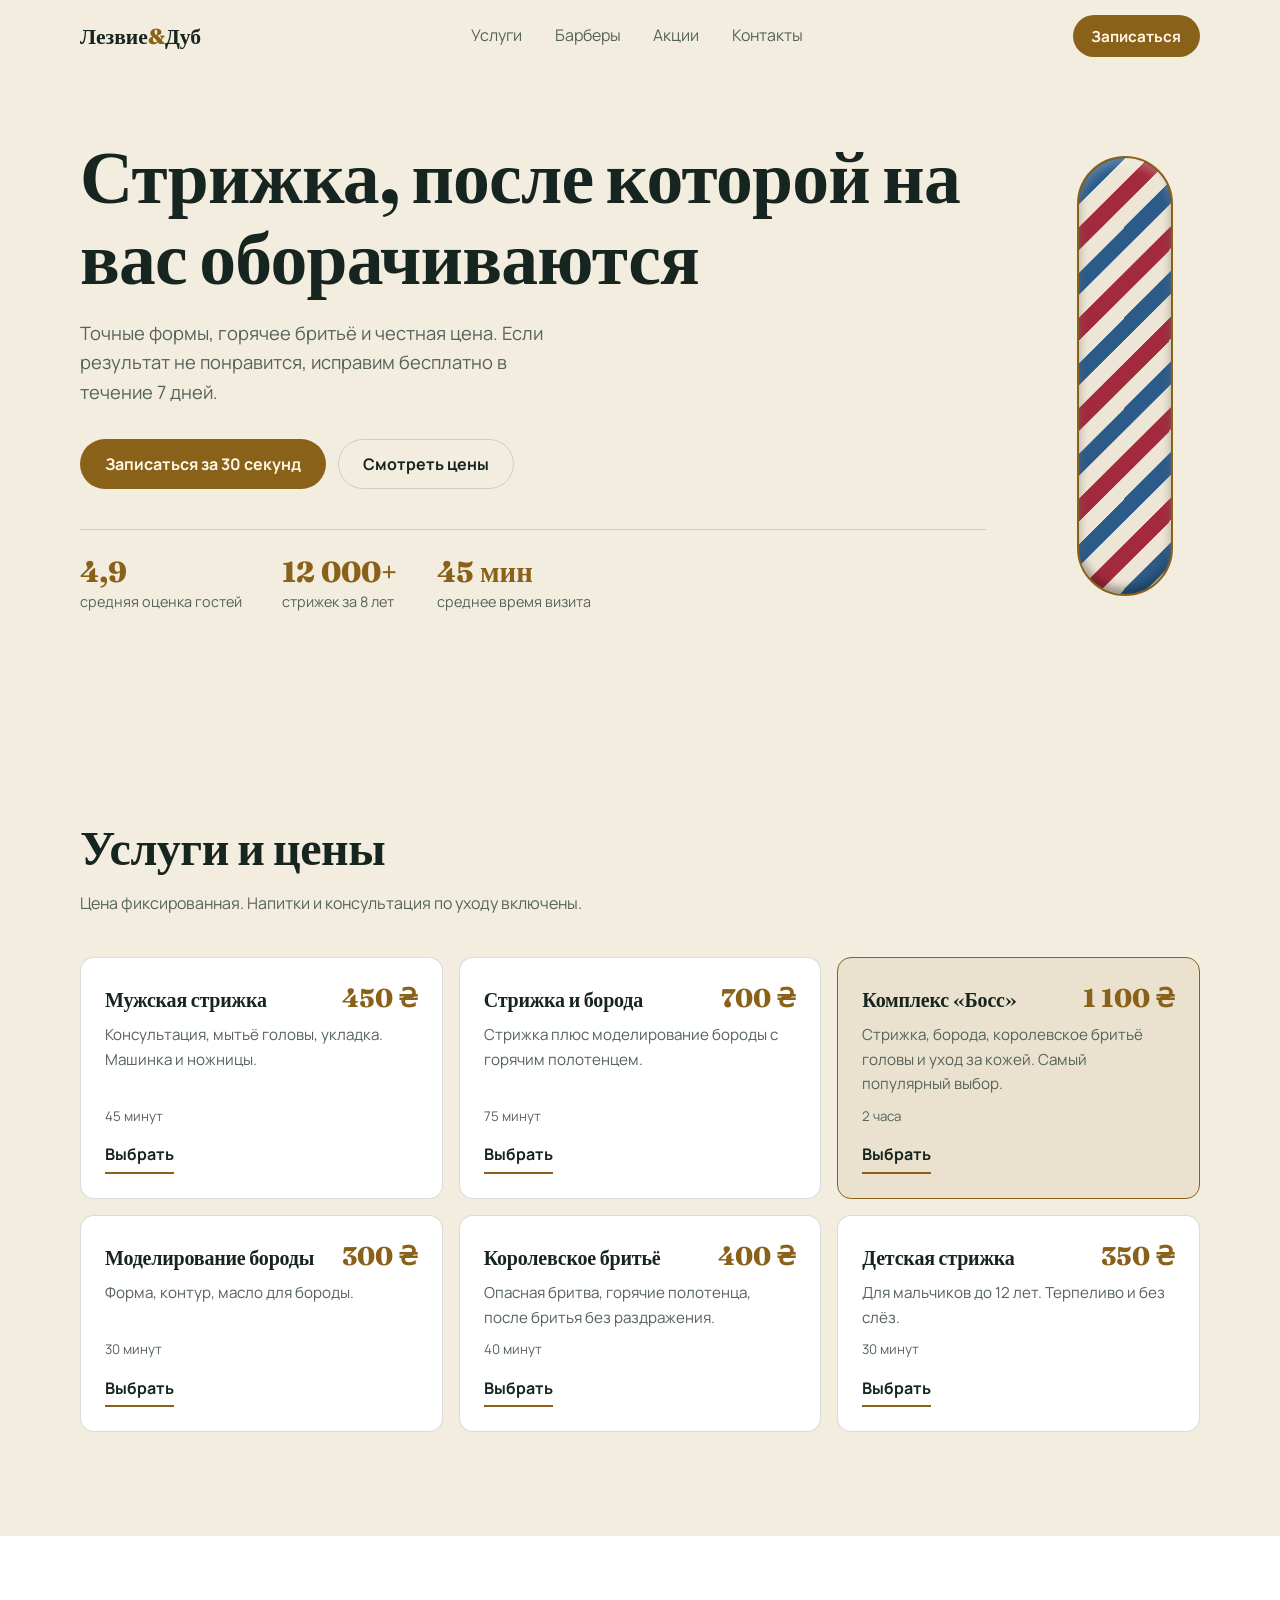
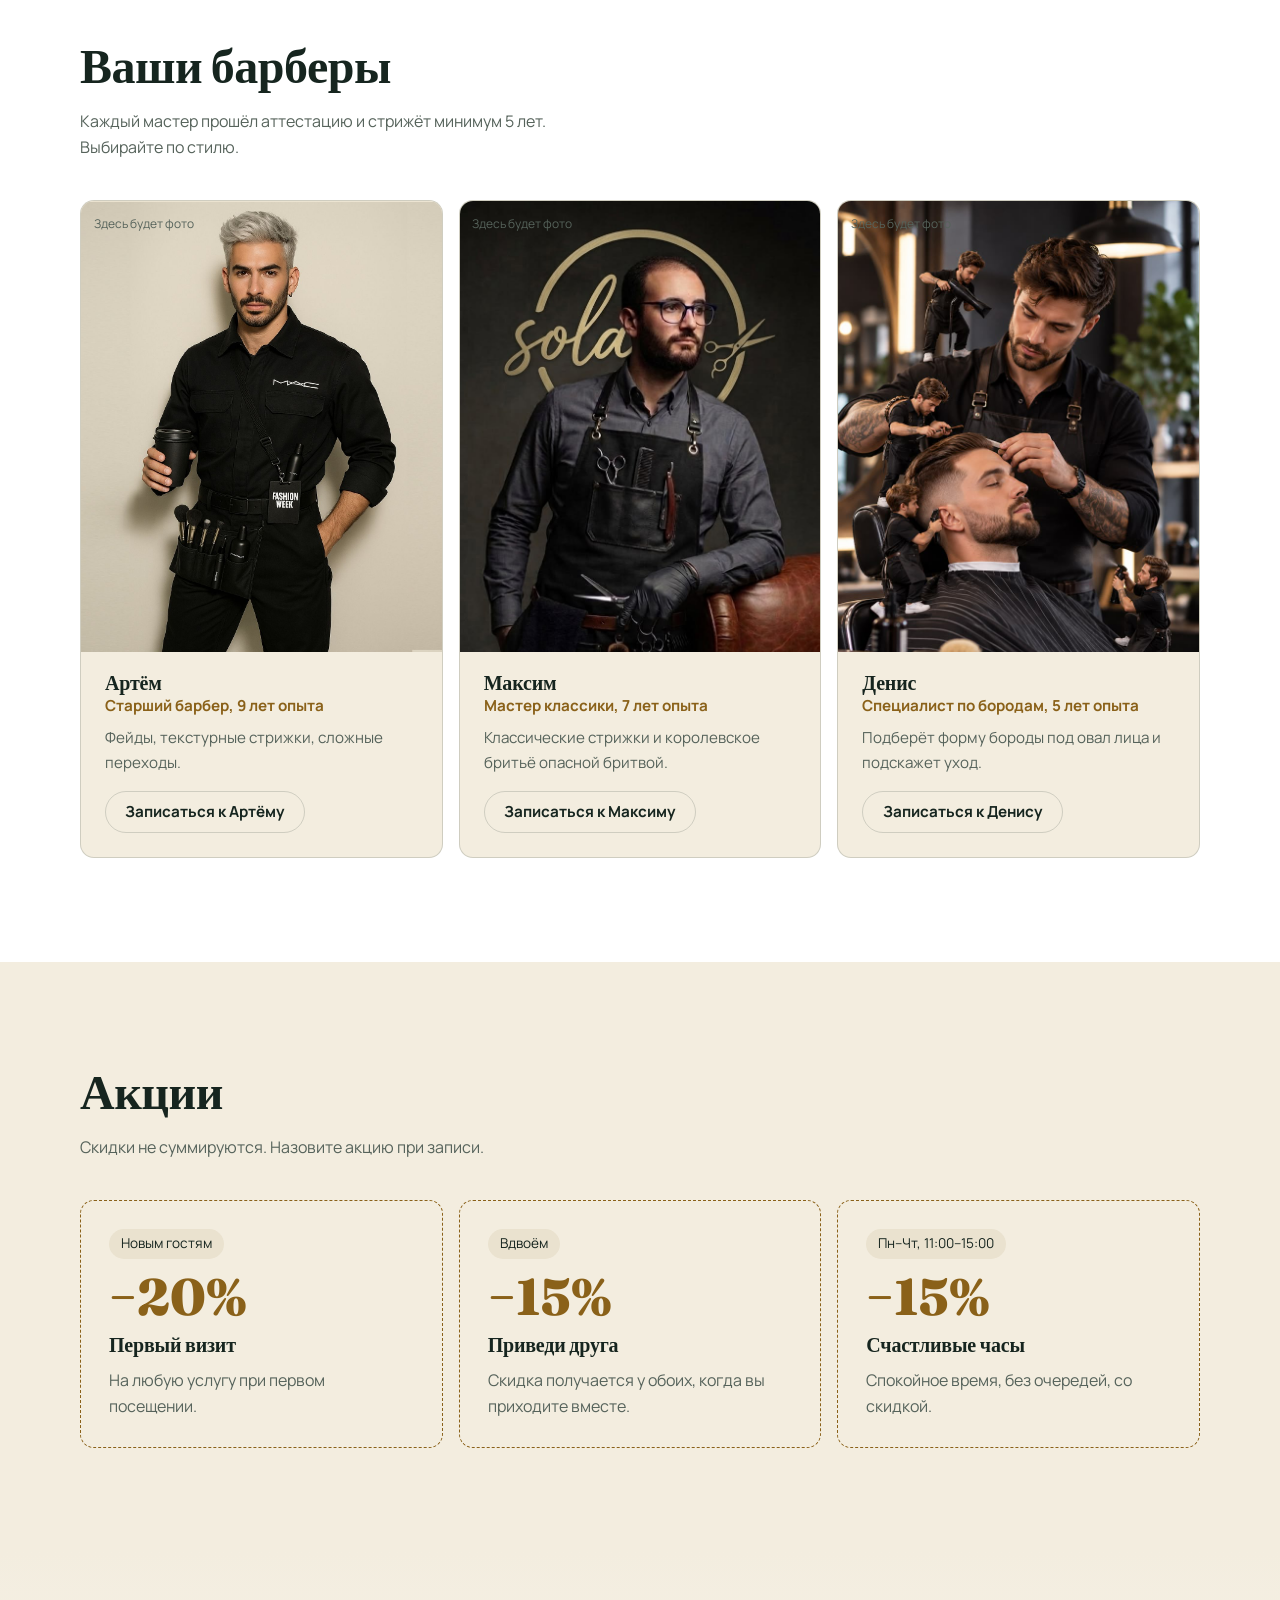
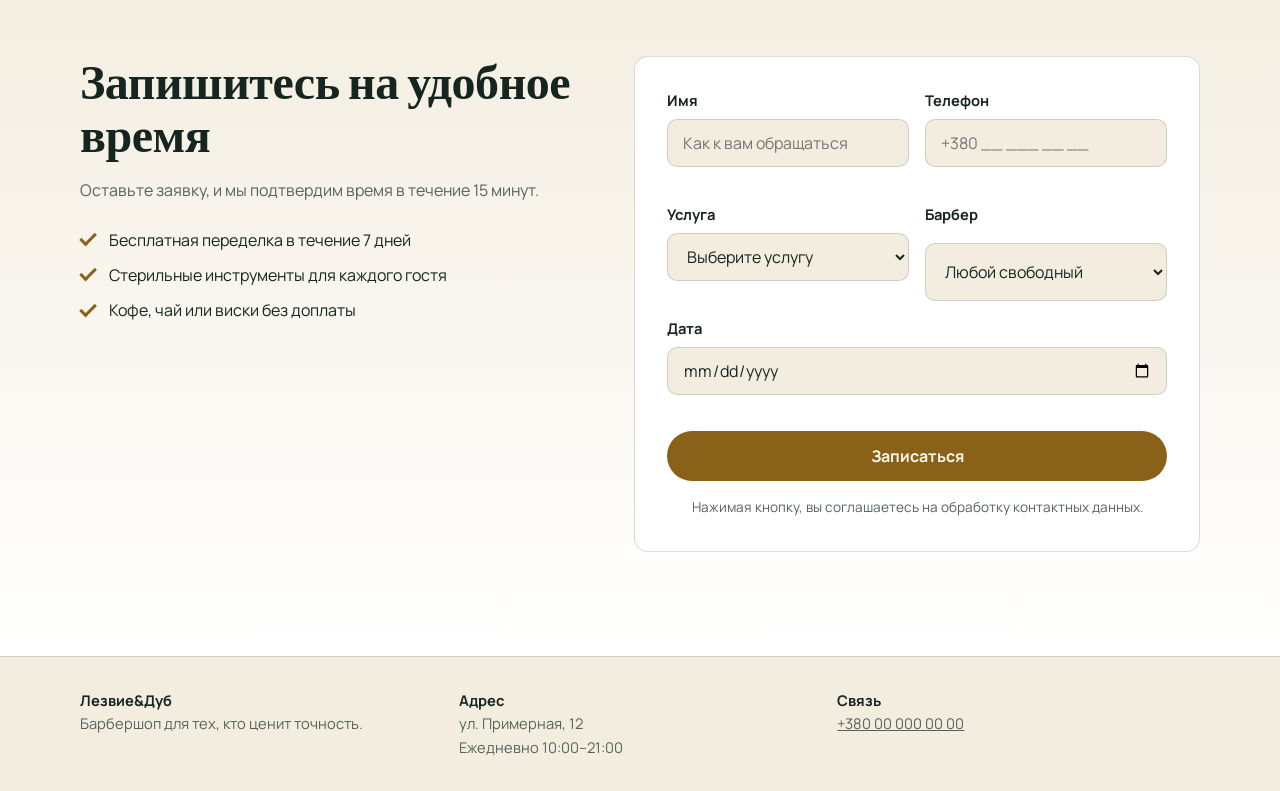
<file: Blade&Oak/index.html>
<!DOCTYPE html>
<html lang="ru">
<head>
<meta charset="utf-8">
<meta name="viewport" content="width=device-width, initial-scale=1, viewport-fit=cover">
<title>Лезвие и Дуб — барбершоп</title>
<link rel="preconnect" href="https://fonts.googleapis.com">
<link rel="preconnect" href="https://fonts.gstatic.com" crossorigin>
<link href="https://fonts.googleapis.com/css2?family=Fraunces:opsz,wght@9..144,600;9..144,800&family=Manrope:wght@400;500;700&display=swap" rel="stylesheet">
<style>
:root{
  --bg:#13221C; --surface:#1B2F27; --surface-2:#223A30; --text:#EDE6D6; --muted:#A9B3A6;
  --brass:#D2A24F; --brass-ink:#1A1408; --red:#A32A3C; --line:rgba(237,230,214,.14);
  --r:14px; --serif:"Fraunces",Georgia,"Times New Roman",serif; --sans:"Manrope",system-ui,-apple-system,"Segoe UI",Roboto,sans-serif;
  color-scheme:dark;
  box-sizing:border-box; padding-top:env(safe-area-inset-top,0px); padding-bottom:env(safe-area-inset-bottom,0px);
}
@media (prefers-color-scheme:light){
  :root:not([data-theme="dark"]){
    --bg:#F3EDDF; --surface:#FFFFFF; --surface-2:#EAE2CF; --text:#16251F; --muted:#56635B;
    --brass:#8A6119; --brass-ink:#FFF8E8; --line:rgba(22,37,31,.16); color-scheme:light;
  }
}
:root[data-theme="light"]{
  --bg:#F3EDDF; --surface:#FFFFFF; --surface-2:#EAE2CF; --text:#16251F; --muted:#56635B;
  --brass:#8A6119; --brass-ink:#FFF8E8; --line:rgba(22,37,31,.16); color-scheme:light;
}
*,*::before,*::after{box-sizing:border-box}
html{scroll-behavior:smooth;scroll-padding-top:calc(72px + env(safe-area-inset-top,0px))}
body{margin:0;background:var(--bg);color:var(--text);font:400 1rem/1.6 var(--sans);-webkit-font-smoothing:antialiased;overflow-x:hidden}
body::before{content:"";position:fixed;inset:0 0 auto;height:env(safe-area-inset-top,0px);background:var(--bg);z-index:60}
img,svg{max-width:100%}
a{color:inherit}
h1,h2,h3{font-family:var(--serif);line-height:1.1;margin:0;letter-spacing:-.01em}
h1{font-size:clamp(2.4rem,9vw,4.6rem);font-weight:800}
h2{font-size:clamp(1.9rem,6vw,3rem);font-weight:800}
h3{font-size:1.25rem;font-weight:600}
p{margin:0}
.wrap{width:min(1120px,100% - 2.5rem);margin-inline:auto}
section{padding:clamp(3.5rem,9vw,6.5rem) 0}
.lead{color:var(--muted);max-width:52ch;margin-top:1rem}
.sec-head{margin-bottom:2.5rem;max-width:34rem}

/* Buttons */
.btn{display:inline-flex;align-items:center;justify-content:center;gap:.5rem;min-height:48px;padding:.8rem 1.5rem;border-radius:999px;border:1px solid transparent;font:700 1rem var(--sans);text-decoration:none;cursor:pointer;transition:transform .2s,box-shadow .2s,background .2s}
.btn-primary{background:var(--brass);color:var(--brass-ink)}
.btn-primary:hover{transform:translateY(-2px);box-shadow:0 10px 26px -8px var(--brass)}
.btn-ghost{border-color:var(--line);color:var(--text)}
.btn-ghost:hover{border-color:var(--brass);color:var(--brass)}
:focus-visible{outline:3px solid var(--brass);outline-offset:3px}

/* Header */
header{position:sticky;top:env(safe-area-inset-top,0px);z-index:50;transition:background .3s,border-color .3s;border-bottom:1px solid transparent}
header.scrolled{background:color-mix(in srgb,var(--bg) 88%,transparent);backdrop-filter:blur(10px);border-color:var(--line)}
.bar{display:flex;align-items:center;justify-content:space-between;height:72px}
.logo{font:800 1.35rem var(--serif);text-decoration:none}
.logo span{color:var(--brass)}
nav{display:none}
nav a{text-decoration:none;color:var(--muted);padding:.5rem .9rem;transition:color .2s}
nav a:hover{color:var(--text)}
.bar .btn{min-height:42px;padding:.5rem 1.1rem;font-size:.95rem}
@media(min-width:820px){nav{display:flex;gap:.25rem}}

/* Hero */
.hero{padding-top:clamp(2rem,6vw,4rem);position:relative}
.hero .wrap{display:grid;gap:2.5rem;align-items:center}
.hero p.sub{font-size:1.15rem;color:var(--muted);max-width:44ch;margin-top:1.25rem}
.cta-row{display:flex;flex-wrap:wrap;gap:.75rem;margin-top:2rem}
.proof{display:flex;flex-wrap:wrap;gap:1.5rem 2.5rem;margin-top:2.5rem;padding-top:1.5rem;border-top:1px solid var(--line)}
.proof b{display:block;font:800 1.8rem var(--serif);color:var(--brass)}
.proof span{font-size:.9rem;color:var(--muted)}
.pole{position:relative;height:22px;border-radius:999px;border:2px solid var(--brass);overflow:hidden;
  background:repeating-linear-gradient(-45deg,var(--red) 0 16px,#EDE6D6 16px 32px,#2C5B8A 32px 48px,#EDE6D6 48px 64px);
  background-size:90.5px 100%;animation:spin 1.6s linear infinite;box-shadow:inset 0 6px 8px rgba(255,255,255,.25),inset 0 -6px 8px rgba(0,0,0,.35)}
@keyframes spin{to{background-position:90.5px 0}}
@media(min-width:820px){
  .hero .wrap{grid-template-columns:1fr 150px;gap:4rem}
  .pole{height:440px;width:96px;margin-inline:auto;border-radius:48px;background-size:100% 90.5px;
    background-image:repeating-linear-gradient(-45deg,var(--red) 0 16px,#EDE6D6 16px 32px,#2C5B8A 32px 48px,#EDE6D6 48px 64px);animation:spinv 1.6s linear infinite}
  @keyframes spinv{to{background-position:0 90.5px}}
}

/* Services */
.grid{display:grid;gap:1rem}
@media(min-width:640px){.grid.cols{grid-template-columns:repeat(2,1fr)}}
@media(min-width:960px){.grid.cols{grid-template-columns:repeat(3,1fr)}}
.price-card{display:flex;flex-direction:column;gap:.6rem;padding:1.5rem;border-radius:var(--r);background:var(--surface);border:1px solid var(--line);transition:border-color .25s,transform .25s}
.price-card:hover{border-color:var(--brass);transform:translateY(-4px)}
.price-card .row{display:flex;justify-content:space-between;align-items:baseline;gap:1rem}
.price{font:800 1.6rem var(--serif);color:var(--brass);white-space:nowrap}
.price-card p{color:var(--muted);font-size:.95rem;flex:1}
.price-card small{color:var(--muted)}
.price-card.top{background:var(--surface-2);border-color:var(--brass)}
.link-btn{align-self:flex-start;background:none;border:0;padding:.4rem 0;color:var(--text);font:700 1rem var(--sans);cursor:pointer;border-bottom:2px solid var(--brass)}
.link-btn:hover{color:var(--brass)}

/* Team */
.team{background:var(--surface)}
.barber{border-radius:var(--r);overflow:hidden;background:var(--bg);border:1px solid var(--line)}
.photo{aspect-ratio:4/5;display:grid;place-items:end center;background:linear-gradient(160deg,var(--surface-2),var(--bg));position:relative;overflow:hidden;transition:filter .4s}
.photo svg{width:78%;height:auto;color:var(--brass);opacity:.85;transition:transform .5s}
.barber:hover .photo svg{transform:scale(1.05)}
.photo::after{content:"Здесь будет фото";position:absolute;top:.8rem;left:.8rem;font-size:.75rem;color:var(--muted)}
.barber .info{padding:1.25rem 1.5rem 1.5rem}
.barber .role{color:var(--brass);font-weight:700;font-size:.95rem}
.barber p{color:var(--muted);margin-top:.5rem;font-size:.95rem}
.barber .btn{margin-top:1rem;min-height:42px;padding:.5rem 1.2rem;font-size:.95rem}

/* Offers */
.offer{padding:1.75rem;border-radius:var(--r);border:1px dashed var(--brass);display:flex;flex-direction:column;gap:.75rem;position:relative}
.offer .big{font:800 3.2rem/1 var(--serif);color:var(--brass)}
.offer p{color:var(--muted)}
.offer .tag{font-size:.85rem;color:var(--text);background:var(--surface-2);align-self:flex-start;padding:.25rem .75rem;border-radius:999px}

/* Booking */
.booking{background:linear-gradient(180deg,var(--bg),var(--surface))}
.book-grid{display:grid;gap:2.5rem}
@media(min-width:900px){.book-grid{grid-template-columns:1fr 1.1fr;align-items:start}}
.perks{list-style:none;padding:0;margin:1.5rem 0 0;display:grid;gap:.6rem}
.perks li{padding-left:1.8rem;position:relative}
.perks li::before{content:"";position:absolute;left:0;top:.35em;width:1rem;height:.55rem;border-left:3px solid var(--brass);border-bottom:3px solid var(--brass);transform:rotate(-45deg)}
form{background:var(--surface);border:1px solid var(--line);border-radius:var(--r);padding:clamp(1.25rem,4vw,2rem);display:grid;gap:1rem}
.two{display:grid;gap:1rem}
@media(min-width:560px){.two{grid-template-columns:1fr 1fr}}
label{display:grid;gap:.4rem;font-weight:700;font-size:.92rem}
input,select{width:100%;min-height:48px;padding:.65rem .9rem;border-radius:10px;border:1px solid var(--line);background:var(--bg);color:var(--text);font:400 1rem var(--sans)}
input:focus,select:focus{outline:none;border-color:var(--brass);box-shadow:0 0 0 3px color-mix(in srgb,var(--brass) 30%,transparent)}
.err{color:#E9707F;font-size:.85rem;font-weight:400;min-height:1em}
.ok{display:none;text-align:center;padding:2rem 1rem}
.ok.show{display:block;animation:pop .45s cubic-bezier(.2,1.4,.4,1)}
@keyframes pop{from{transform:scale(.9);opacity:0}}
.ok h3{font-size:1.6rem;margin-bottom:.5rem}
.note{font-size:.85rem;color:var(--muted);text-align:center}

footer{border-top:1px solid var(--line);padding:2rem 0 5.5rem;color:var(--muted);font-size:.92rem}
footer .wrap{display:grid;gap:1rem}
@media(min-width:700px){footer .wrap{grid-template-columns:repeat(3,1fr)}footer{padding-bottom:2rem}}
footer b{color:var(--text);display:block}

/* Mobile sticky CTA */
.sticky-cta{position:fixed;left:0;right:0;bottom:0;z-index:40;padding:.7rem 1.25rem calc(.7rem + env(safe-area-inset-bottom,0px));background:color-mix(in srgb,var(--bg) 92%,transparent);backdrop-filter:blur(10px);border-top:1px solid var(--line);transform:translateY(110%);transition:transform .35s}
.sticky-cta.show{transform:none}
.sticky-cta .btn{width:100%}
@media(min-width:700px){.sticky-cta{display:none}}

/* Reveal: one soft entrance for the cards */
.reveal{opacity:0;transform:translateY(18px);transition:opacity .6s,transform .6s}
.reveal.in{opacity:1;transform:none}
@media(prefers-reduced-motion:reduce){
  *{animation:none!important;transition:none!important}
  html{scroll-behavior:auto}
  .reveal{opacity:1;transform:none}
}
</style>
</head>
<body>

<header id="top">
  <div class="wrap bar">
    <a class="logo" href="#top">Лезвие<span>&amp;</span>Дуб</a>
    <nav aria-label="Главное меню">
      <a href="#services">Услуги</a><a href="#team">Барберы</a><a href="#offers">Акции</a><a href="#booking">Контакты</a>
    </nav>
    <a class="btn btn-primary" href="#booking">Записаться</a>
  </div>
</header>

<main>
<!-- 1. HERO -->
<section class="hero">
  <div class="wrap">
    <div>
      <h1>Стрижка, после которой на вас оборачиваются</h1>
      <p class="sub">Точные формы, горячее бритьё и честная цена. Если результат не понравится, исправим бесплатно в течение 7 дней.</p>
      <div class="cta-row">
        <a class="btn btn-primary" href="#booking">Записаться за 30 секунд</a>
        <a class="btn btn-ghost" href="#services">Смотреть цены</a>
      </div>
      <div class="proof">
        <div><b>4,9</b><span>средняя оценка гостей</span></div>
        <div><b>12 000+</b><span>стрижек за 8 лет</span></div>
        <div><b>45 мин</b><span>среднее время визита</span></div>
      </div>
    </div>
    <div class="pole" role="img" aria-label="Барбер-поул"></div>
  </div>
</section>

<!-- 2. SERVICES -->
<section id="services">
  <div class="wrap">
    <div class="sec-head">
      <h2>Услуги и цены</h2>
      <p class="lead">Цена фиксированная. Напитки и консультация по уходу включены.</p>
    </div>
    <div class="grid cols">
      <article class="price-card reveal"><div class="row"><h3>Мужская стрижка</h3><span class="price">450 ₴</span></div><p>Консультация, мытьё головы, укладка. Машинка и ножницы.</p><small>45 минут</small><button class="link-btn" data-service="Мужская стрижка">Выбрать</button></article>
      <article class="price-card reveal"><div class="row"><h3>Стрижка и борода</h3><span class="price">700 ₴</span></div><p>Стрижка плюс моделирование бороды с горячим полотенцем.</p><small>75 минут</small><button class="link-btn" data-service="Стрижка и борода">Выбрать</button></article>
      <article class="price-card top reveal"><div class="row"><h3>Комплекс «Босс»</h3><span class="price">1 100 ₴</span></div><p>Стрижка, борода, королевское бритьё головы и уход за кожей. Самый популярный выбор.</p><small>2 часа</small><button class="link-btn" data-service="Комплекс «Босс»">Выбрать</button></article>
      <article class="price-card reveal"><div class="row"><h3>Моделирование бороды</h3><span class="price">300 ₴</span></div><p>Форма, контур, масло для бороды.</p><small>30 минут</small><button class="link-btn" data-service="Моделирование бороды">Выбрать</button></article>
      <article class="price-card reveal"><div class="row"><h3>Королевское бритьё</h3><span class="price">400 ₴</span></div><p>Опасная бритва, горячие полотенца, после бритья без раздражения.</p><small>40 минут</small><button class="link-btn" data-service="Королевское бритьё">Выбрать</button></article>
      <article class="price-card reveal"><div class="row"><h3>Детская стрижка</h3><span class="price">350 ₴</span></div><p>Для мальчиков до 12 лет. Терпеливо и без слёз.</p><small>30 минут</small><button class="link-btn" data-service="Детская стрижка">Выбрать</button></article>
    </div>
  </div>
</section>

<!-- 3. TEAM -->
<section class="team" id="team">
  <div class="wrap">
    <div class="sec-head">
      <h2>Ваши барберы</h2>
      <p class="lead">Каждый мастер прошёл аттестацию и стрижёт минимум 5 лет. Выбирайте по стилю.</p>
    </div>
    <div class="grid cols">
      <article class="barber reveal">
        <div class="photo"><img src="public/76e98fbcd5de82632ba838828f883911.jpg"></img ></div>
        <div class="info"><h3>Артём</h3><div class="role">Старший барбер, 9 лет опыта</div><p>Фейды, текстурные стрижки, сложные переходы.</p><a class="btn btn-ghost" href="#booking" data-barber="Артём">Записаться к Артёму</a></div>
      </article>
      <article class="barber reveal">
        <div class="photo"><img src="public/78b9eff68277cddd1849203790f7359c.jpg"></img ></div>
        <div class="info"><h3>Максим</h3><div class="role">Мастер классики, 7 лет опыта</div><p>Классические стрижки и королевское бритьё опасной бритвой.</p><a class="btn btn-ghost" href="#booking" data-barber="Максим">Записаться к Максиму</a></div>
      </article>
      <article class="barber reveal">
        <div class="photo"><img src="public/987f7833d48cb7690d4436b5589ffd54.jpg"></img ></div>
        <div class="info"><h3>Денис</h3><div class="role">Специалист по бородам, 5 лет опыта</div><p>Подберёт форму бороды под овал лица и подскажет уход.</p><a class="btn btn-ghost" href="#booking" data-barber="Денис">Записаться к Денису</a></div>
      </article>
    </div>
  </div>
</section>

<!-- 4. OFFERS -->
<section id="offers">
  <div class="wrap">
    <div class="sec-head">
      <h2>Акции</h2>
      <p class="lead">Скидки не суммируются. Назовите акцию при записи.</p>
    </div>
    <div class="grid cols">
      <div class="offer reveal"><span class="tag">Новым гостям</span><div class="big">−20%</div><h3>Первый визит</h3><p>На любую услугу при первом посещении.</p></div>
      <div class="offer reveal"><span class="tag">Вдвоём</span><div class="big">−15%</div><h3>Приведи друга</h3><p>Скидка получается у обоих, когда вы приходите вместе.</p></div>
      <div class="offer reveal"><span class="tag">Пн–Чт, 11:00–15:00</span><div class="big">−15%</div><h3>Счастливые часы</h3><p>Спокойное время, без очередей, со скидкой.</p></div>
    </div>
  </div>
</section>

<!-- 5. BOOKING -->
<section class="booking" id="booking">
  <div class="wrap book-grid">
    <div>
      <h2>Запишитесь на удобное время</h2>
      <p class="lead">Оставьте заявку, и мы подтвердим время в течение 15 минут.</p>
      <ul class="perks">
        <li>Бесплатная переделка в течение 7 дней</li>
        <li>Стерильные инструменты для каждого гостя</li>
        <li>Кофе, чай или виски без доплаты</li>
      </ul>
    </div>
    <form id="bookForm" novalidate>
      <div id="formBody" style="display:grid;gap:1rem">
        <div class="two">
          <label>Имя<input name="name" autocomplete="given-name" placeholder="Как к вам обращаться"><span class="err" data-for="name"></span></label>
          <label>Телефон<input name="phone" type="tel" autocomplete="tel" placeholder="+380 __ ___ __ __"><span class="err" data-for="phone"></span></label>
        </div>
        <div class="two">
          <label>Услуга
            <select name="service">
              <option value="">Выберите услугу</option>
              <option>Мужская стрижка</option><option>Стрижка и борода</option><option>Комплекс «Босс»</option>
              <option>Моделирование бороды</option><option>Королевское бритьё</option><option>Детская стрижка</option>
            </select><span class="err" data-for="service"></span>
          </label>
          <label>Барбер
            <select name="barber"><option>Любой свободный</option><option>Артём</option><option>Максим</option><option>Денис</option></select>
          </label>
        </div>
        <label>Дата<input name="date" type="date"><span class="err" data-for="date"></span></label>
        <button class="btn btn-primary" type="submit">Записаться</button>
        <p class="note">Нажимая кнопку, вы соглашаетесь на обработку контактных данных.</p>
      </div>
      <div class="ok" id="ok" role="status"><h3>Заявка отправлена</h3><p id="okText"></p></div>
    </form>
  </div>
</section>
</main>

<footer>
  <div class="wrap">
    <div><b>Лезвие&amp;Дуб</b>Барбершоп для тех, кто ценит точность.</div>
    <div><b>Адрес</b>ул. Примерная, 12<br>Ежедневно 10:00–21:00</div>
    <div><b>Связь</b><a href="tel:+380000000000">+380 00 000 00 00</a></div>
  </div>
</footer>

<div class="sticky-cta" id="stickyCta"><a class="btn btn-primary" href="#booking">Записаться</a></div>

<script>
(function(){
  var header=document.querySelector("header"), sticky=document.getElementById("stickyCta");
  function onScroll(){
    var y=window.scrollY;
    header.classList.toggle("scrolled",y>10);
    var booking=document.getElementById("booking").getBoundingClientRect();
    sticky.classList.toggle("show",y>500 && booking.top>window.innerHeight*0.6);
  }
  window.addEventListener("scroll",onScroll,{passive:true}); onScroll();

  var items=document.querySelectorAll(".reveal");
  if("IntersectionObserver" in window){
    var io=new IntersectionObserver(function(es){
      es.forEach(function(e){ if(e.isIntersecting){ e.target.classList.add("in"); io.unobserve(e.target);} });
    },{threshold:.15});
    items.forEach(function(el,i){ el.style.transitionDelay=(i%3)*80+"ms"; io.observe(el); });
  } else { items.forEach(function(el){el.classList.add("in");}); }

  var form=document.getElementById("bookForm");
  var service=form.elements.service, barber=form.elements.barber, date=form.elements.date;
  date.min=new Date().toISOString().slice(0,10);

  document.querySelectorAll("[data-service]").forEach(function(b){
    b.addEventListener("click",function(){ service.value=b.dataset.service; location.hash="booking"; });
  });
  document.querySelectorAll("[data-barber]").forEach(function(b){
    b.addEventListener("click",function(){ barber.value=b.dataset.barber; });
  });

  function setErr(n,m){ form.querySelector('[data-for="'+n+'"]').textContent=m||""; }
  form.addEventListener("submit",function(ev){
    ev.preventDefault();
    var ok=true, f=form.elements;
    setErr("name",""); setErr("phone",""); setErr("service",""); setErr("date","");
    if(f.name.value.trim().length<2){ setErr("name","Введите имя"); ok=false; }
    if(f.phone.value.replace(/\D/g,"").length<10){ setErr("phone","Введите номер телефона полностью"); ok=false; }
    if(!f.service.value){ setErr("service","Выберите услугу"); ok=false; }
    if(!f.date.value){ setErr("date","Выберите дату"); ok=false; }
    if(!ok) return;
    document.getElementById("formBody").style.display="none";
    document.getElementById("okText").textContent=f.name.value.trim()+", мы перезвоним в течение 15 минут и подтвердим время: "+f.service.value+", "+f.barber.value+".";
    document.getElementById("ok").classList.add("show");
  });
})();
</script>
</body>
</html>
</file>
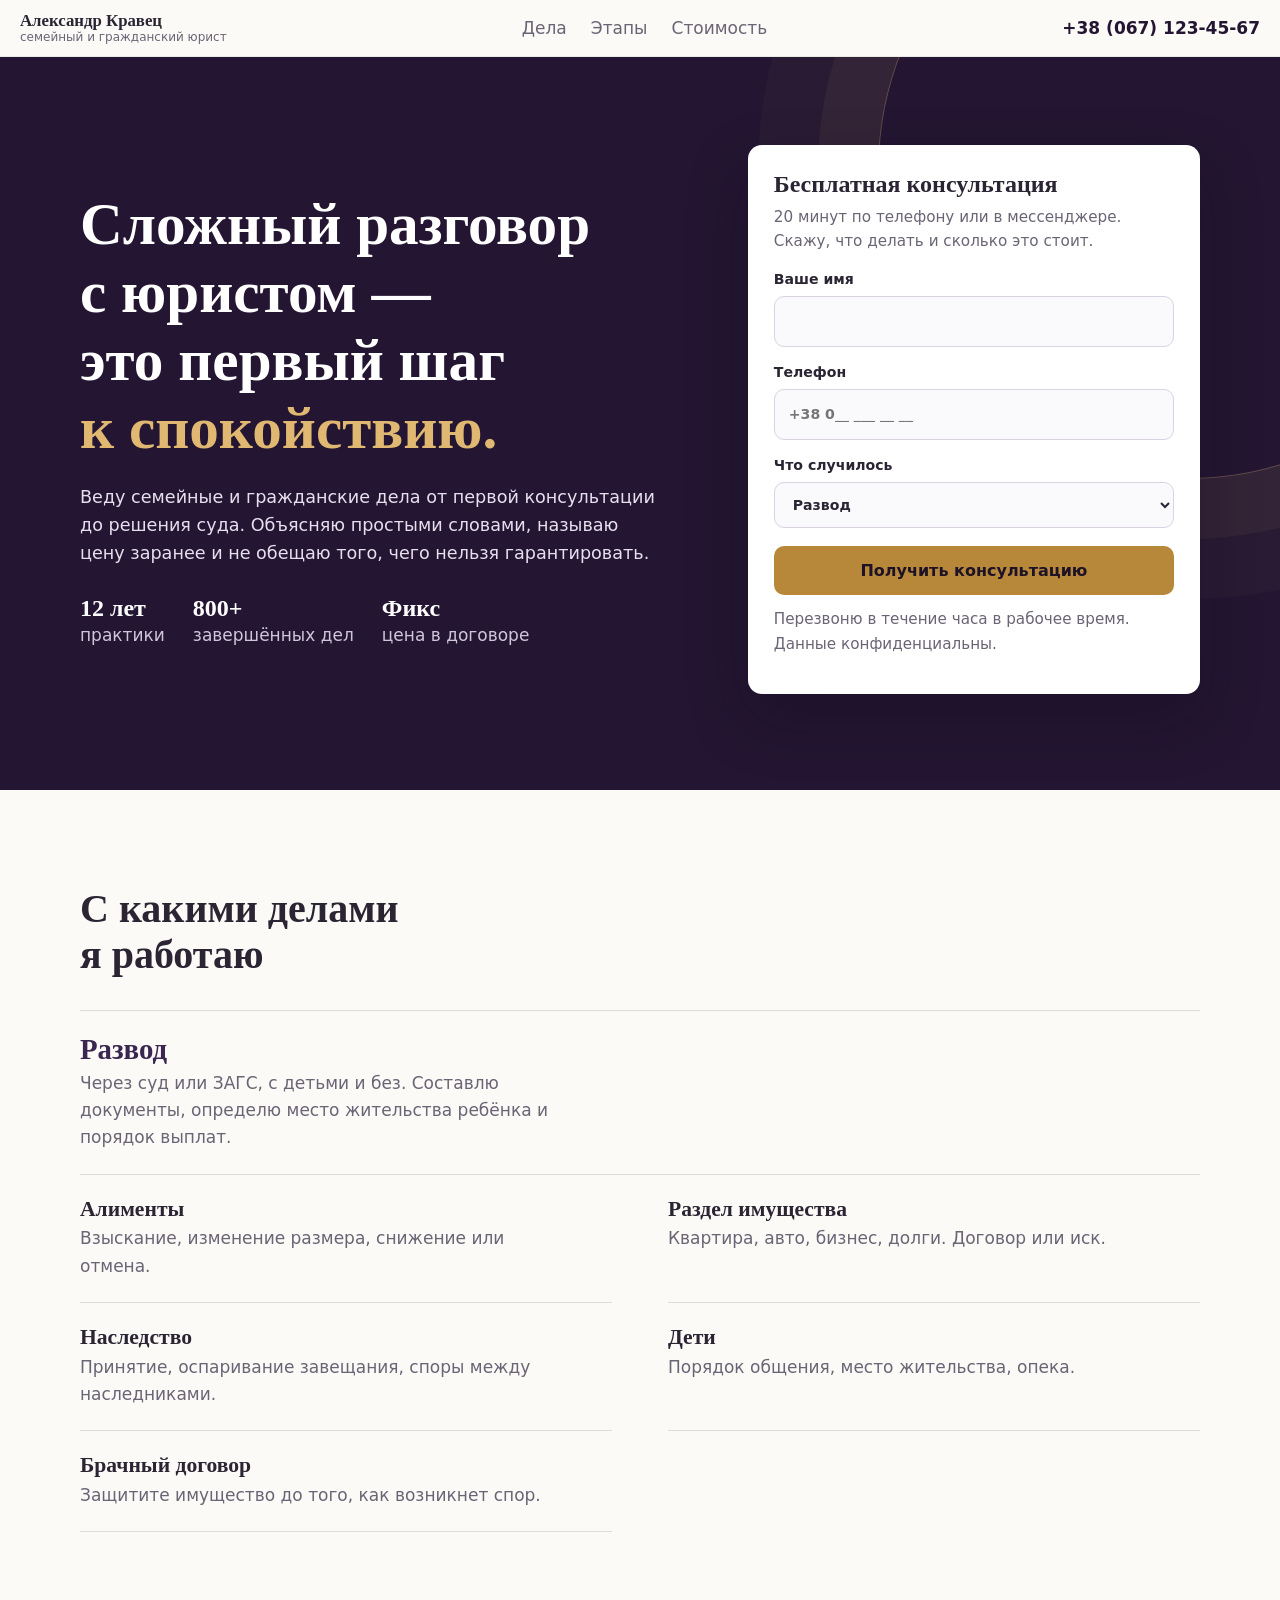
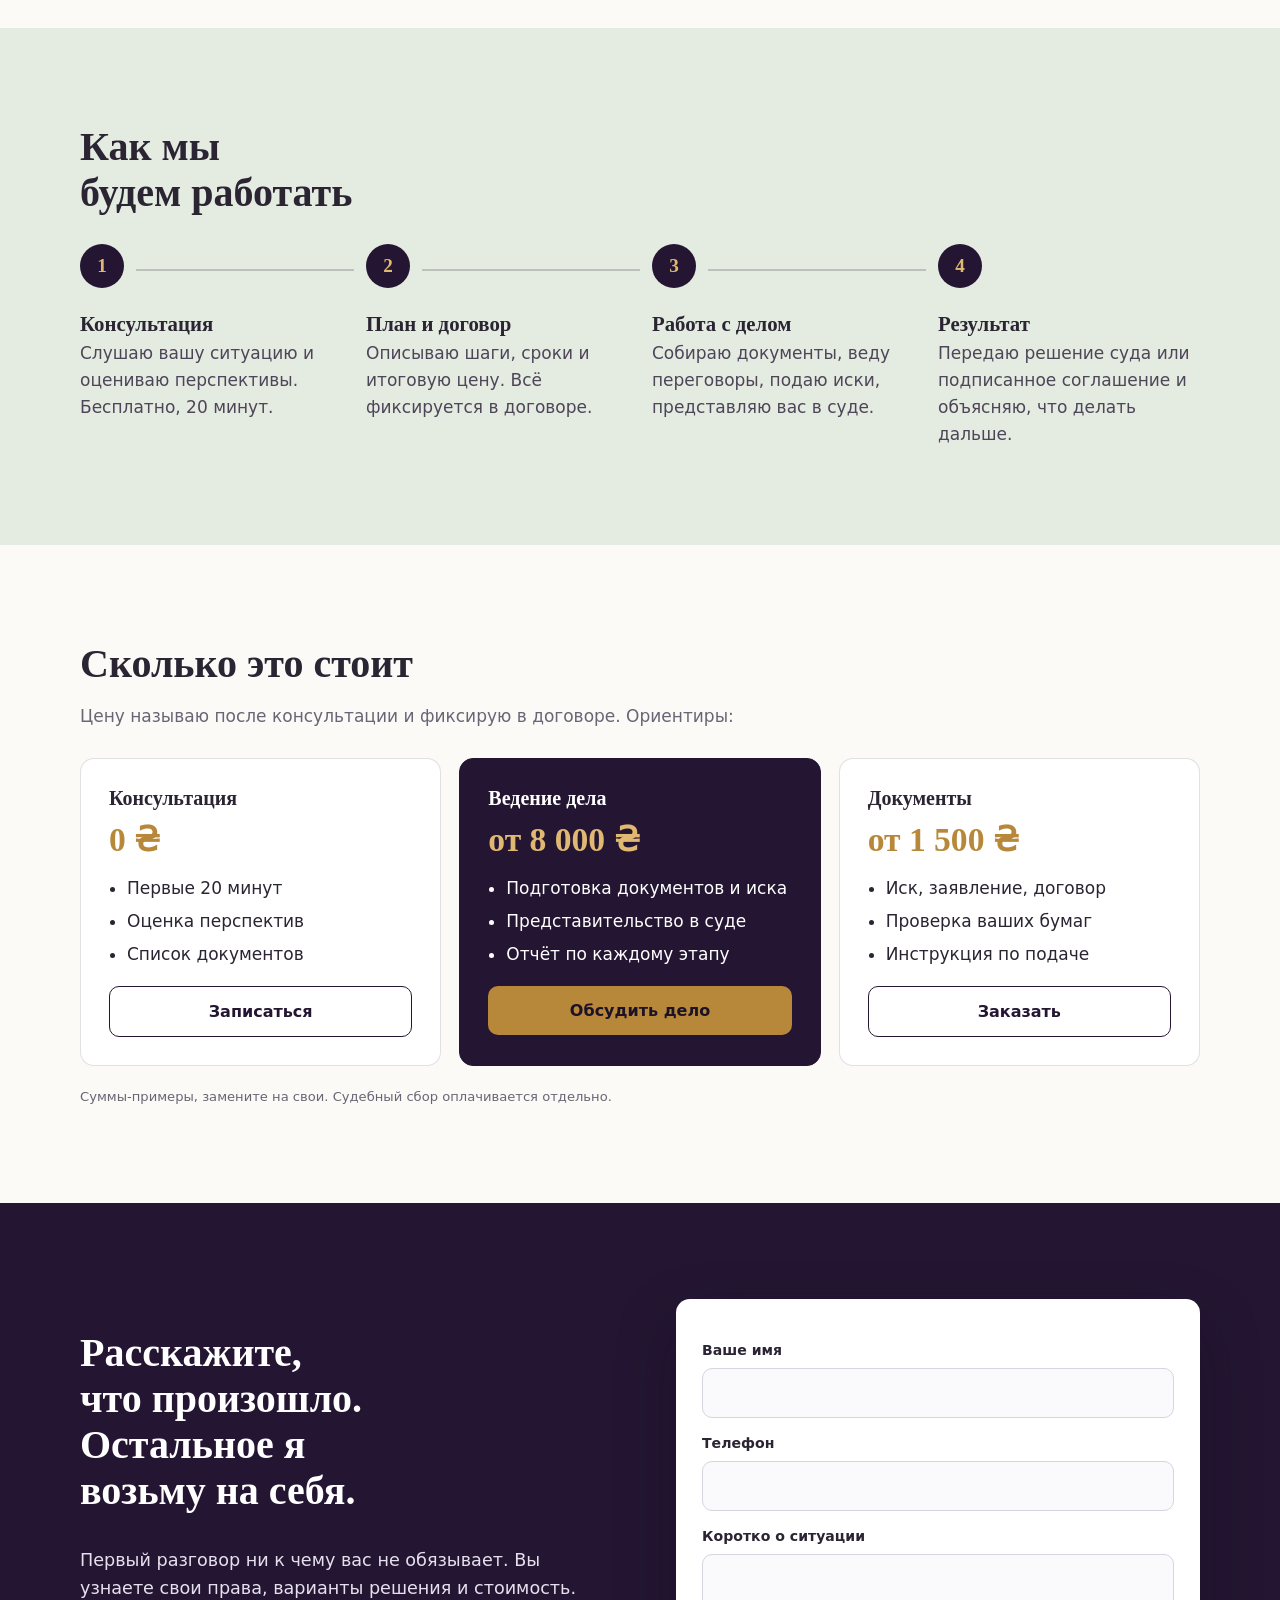
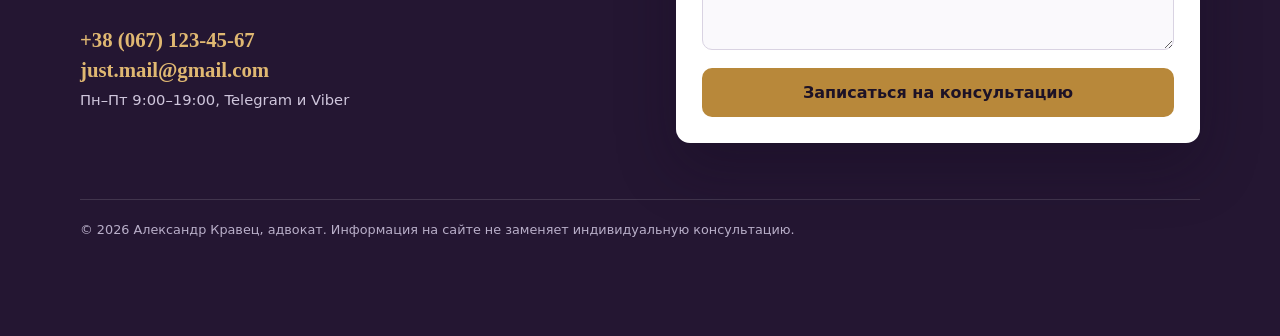
<file: Lawyer/index.html>
<!doctype html>
<html lang="ru">
    <head>
        <meta charset="utf-8" />
        <meta name="viewport" content="width=device-width, initial-scale=1" />
        <title>Семейный юрист — бесплатная консультация за 20 минут</title>
        <meta
            name="description"
            content="Развод, алименты, раздел имущества, наследство. Понятный план действий и фиксированная цена. Первая консультация бесплатно."
        />
        <link rel="stylesheet" href="style.css" />
    </head>
    <body>
        <header class="top" id="top">
            <a class="logo" href="#hero"
                >Александр Кравец<small>семейный и гражданский юрист</small></a
            >
            <nav aria-label="Основное меню">
                <a href="#cases">Дела</a><a href="#steps">Этапы</a
                ><a href="#price">Стоимость</a>
            </nav>
            <a class="tel" href="tel:+380000000000">+38 (067) 123-45-67</a>
        </header>

        <main>
            <!-- 1. ОФФЕР -->
            <section class="hero" id="hero">
                <div class="wrap hero-grid">
                    <div class="hero-text">
                        <h1>
                            <span>Сложный разговор</span>
                            <span>с юристом —</span> <span>это первый шаг</span>
                            <span>к спокойствию.</span>
                        </h1>
                        <p class="lead">
                            Веду семейные и гражданские дела от первой
                            консультации до решения суда. Объясняю простыми
                            словами, называю цену заранее и не обещаю того, чего
                            нельзя гарантировать.
                        </p>
                        <ul class="facts">
                            <li><b>12 лет</b> практики</li>
                            <li><b>800+</b> завершённых дел</li>
                            <li><b>Фикс</b> цена в договоре</li>
                        </ul>
                    </div>

                    <form class="card form" data-form novalidate>
                        <h2>Бесплатная консультация</h2>
                        <p>
                            20 минут по телефону или в мессенджере. Скажу, что
                            делать и сколько это стоит.
                        </p>
                        <label
                            >Ваше имя<input
                                name="name"
                                autocomplete="name"
                                required
                        /></label>
                        <label
                            >Телефон<input
                                name="phone"
                                type="tel"
                                autocomplete="tel"
                                placeholder="+38 0__ ___ __ __"
                                required
                        /></label>
                        <label
                            >Что случилось
                            <select name="case">
                                <option>Развод</option>
                                <option>Алименты</option>
                                <option>Раздел имущества</option>
                                <option>Наследство</option>
                                <option>Порядок общения с ребёнком</option>
                                <option>Другое</option>
                            </select>
                        </label>
                        <button class="btn" type="submit">
                            Получить консультацию
                        </button>
                        <p class="note">
                            Перезвоню в течение часа в рабочее время. Данные
                            конфиденциальны.
                        </p>
                        <p class="ok" role="status" hidden>
                            Заявка отправлена. Перезвоню в ближайший час.
                        </p>
                    </form>
                </div>
            </section>

            <!-- 2. ВИДЫ ДЕЛ -->
            <section class="sec" id="cases">
                <div class="wrap">
                    <h2 class="h2">С какими делами я работаю</h2>
                    <ul class="cases">
                        <li class="big">
                            <h3>Развод</h3>
                            <p>
                                Через суд или ЗАГС, с детьми и без. Составлю
                                документы, определю место жительства ребёнка и
                                порядок выплат.
                            </p>
                        </li>
                        <li>
                            <h3>Алименты</h3>
                            <p>
                                Взыскание, изменение размера, снижение или
                                отмена.
                            </p>
                        </li>
                        <li>
                            <h3>Раздел имущества</h3>
                            <p>
                                Квартира, авто, бизнес, долги. Договор или иск.
                            </p>
                        </li>
                        <li>
                            <h3>Наследство</h3>
                            <p>
                                Принятие, оспаривание завещания, споры между
                                наследниками.
                            </p>
                        </li>
                        <li>
                            <h3>Дети</h3>
                            <p>Порядок общения, место жительства, опека.</p>
                        </li>
                        <li>
                            <h3>Брачный договор</h3>
                            <p>
                                Защитите имущество до того, как возникнет спор.
                            </p>
                        </li>
                    </ul>
                </div>
            </section>

            <!-- 3. ЭТАПЫ -->
            <section class="sec tint" id="steps">
                <div class="wrap">
                    <h2 class="h2">Как мы будем работать</h2>
                    <ol class="steps">
                        <li>
                            <h3>Консультация</h3>
                            <p>
                                Слушаю вашу ситуацию и оцениваю перспективы.
                                Бесплатно, 20 минут.
                            </p>
                        </li>
                        <li>
                            <h3>План и договор</h3>
                            <p>
                                Описываю шаги, сроки и итоговую цену. Всё
                                фиксируется в договоре.
                            </p>
                        </li>
                        <li>
                            <h3>Работа с делом</h3>
                            <p>
                                Собираю документы, веду переговоры, подаю иски,
                                представляю вас в суде.
                            </p>
                        </li>
                        <li>
                            <h3>Результат</h3>
                            <p>
                                Передаю решение суда или подписанное соглашение
                                и объясняю, что делать дальше.
                            </p>
                        </li>
                    </ol>
                </div>
            </section>

            <!-- 4. СТОИМОСТЬ -->
            <section class="sec" id="price">
                <div class="wrap">
                    <h2 class="h2">Сколько это стоит</h2>
                    <p class="sub">
                        Цену называю после консультации и фиксирую в договоре.
                        Ориентиры:
                    </p>
                    <div class="plans">
                        <article class="plan">
                            <h3>Консультация</h3>
                            <p class="cost">0 ₴</p>
                            <ul>
                                <li>Первые 20 минут</li>
                                <li>Оценка перспектив</li>
                                <li>Список документов</li>
                            </ul>
                            <a class="btn ghost" href="#contact">Записаться</a>
                        </article>
                        <article class="plan pick">
                            <h3>Ведение дела</h3>
                            <p class="cost">от 8 000 ₴</p>
                            <ul>
                                <li>Подготовка документов и иска</li>
                                <li>Представительство в суде</li>
                                <li>Отчёт по каждому этапу</li>
                            </ul>
                            <a class="btn" href="#contact">Обсудить дело</a>
                        </article>
                        <article class="plan">
                            <h3>Документы</h3>
                            <p class="cost">от 1 500 ₴</p>
                            <ul>
                                <li>Иск, заявление, договор</li>
                                <li>Проверка ваших бумаг</li>
                                <li>Инструкция по подаче</li>
                            </ul>
                            <a class="btn ghost" href="#contact">Заказать</a>
                        </article>
                    </div>
                    <p class="note">
                        Суммы-примеры, замените на свои. Судебный сбор
                        оплачивается отдельно.
                    </p>
                </div>
            </section>

            <!-- 5. ЗАЯВКА -->
            <section class="sec dark" id="contact">
                <div class="wrap contact-grid">
                    <div>
                        <h2 class="h2">
                            Расскажите, что произошло. Остальное я возьму на
                            себя.
                        </h2>
                        <p class="lead">
                            Первый разговор ни к чему вас не обязывает. Вы
                            узнаете свои права, варианты решения и стоимость.
                        </p>
                        <p class="links">
                            <a href="tel:+380000000000">+38 (067) 123-45-67</a
                            ><a href="mailto:mail@example.com"
                                >just.mail@gmail.com</a
                            ><span>Пн–Пт 9:00–19:00, Telegram и Viber</span>
                        </p>
                    </div>
                    <form class="card form" data-form novalidate>
                        <label
                            >Ваше имя<input
                                name="name"
                                autocomplete="name"
                                required
                        /></label>
                        <label
                            >Телефон<input
                                name="phone"
                                type="tel"
                                autocomplete="tel"
                                required
                        /></label>
                        <label
                            >Коротко о ситуации<textarea
                                name="msg"
                                rows="3"
                            ></textarea>
                        </label>
                        <button class="btn" type="submit">
                            Записаться на консультацию
                        </button>
                        <p class="ok" role="status" hidden>
                            Заявка отправлена. Перезвоню в ближайший час.
                        </p>
                    </form>
                </div>
                <p class="foot">
                    © 2026 Александр Кравец, адвокат. Информация на сайте не
                    заменяет индивидуальную консультацию.
                </p>
            </section>
        </main>

        <script src="script.js"></script>
    </body>
</html>
</file>
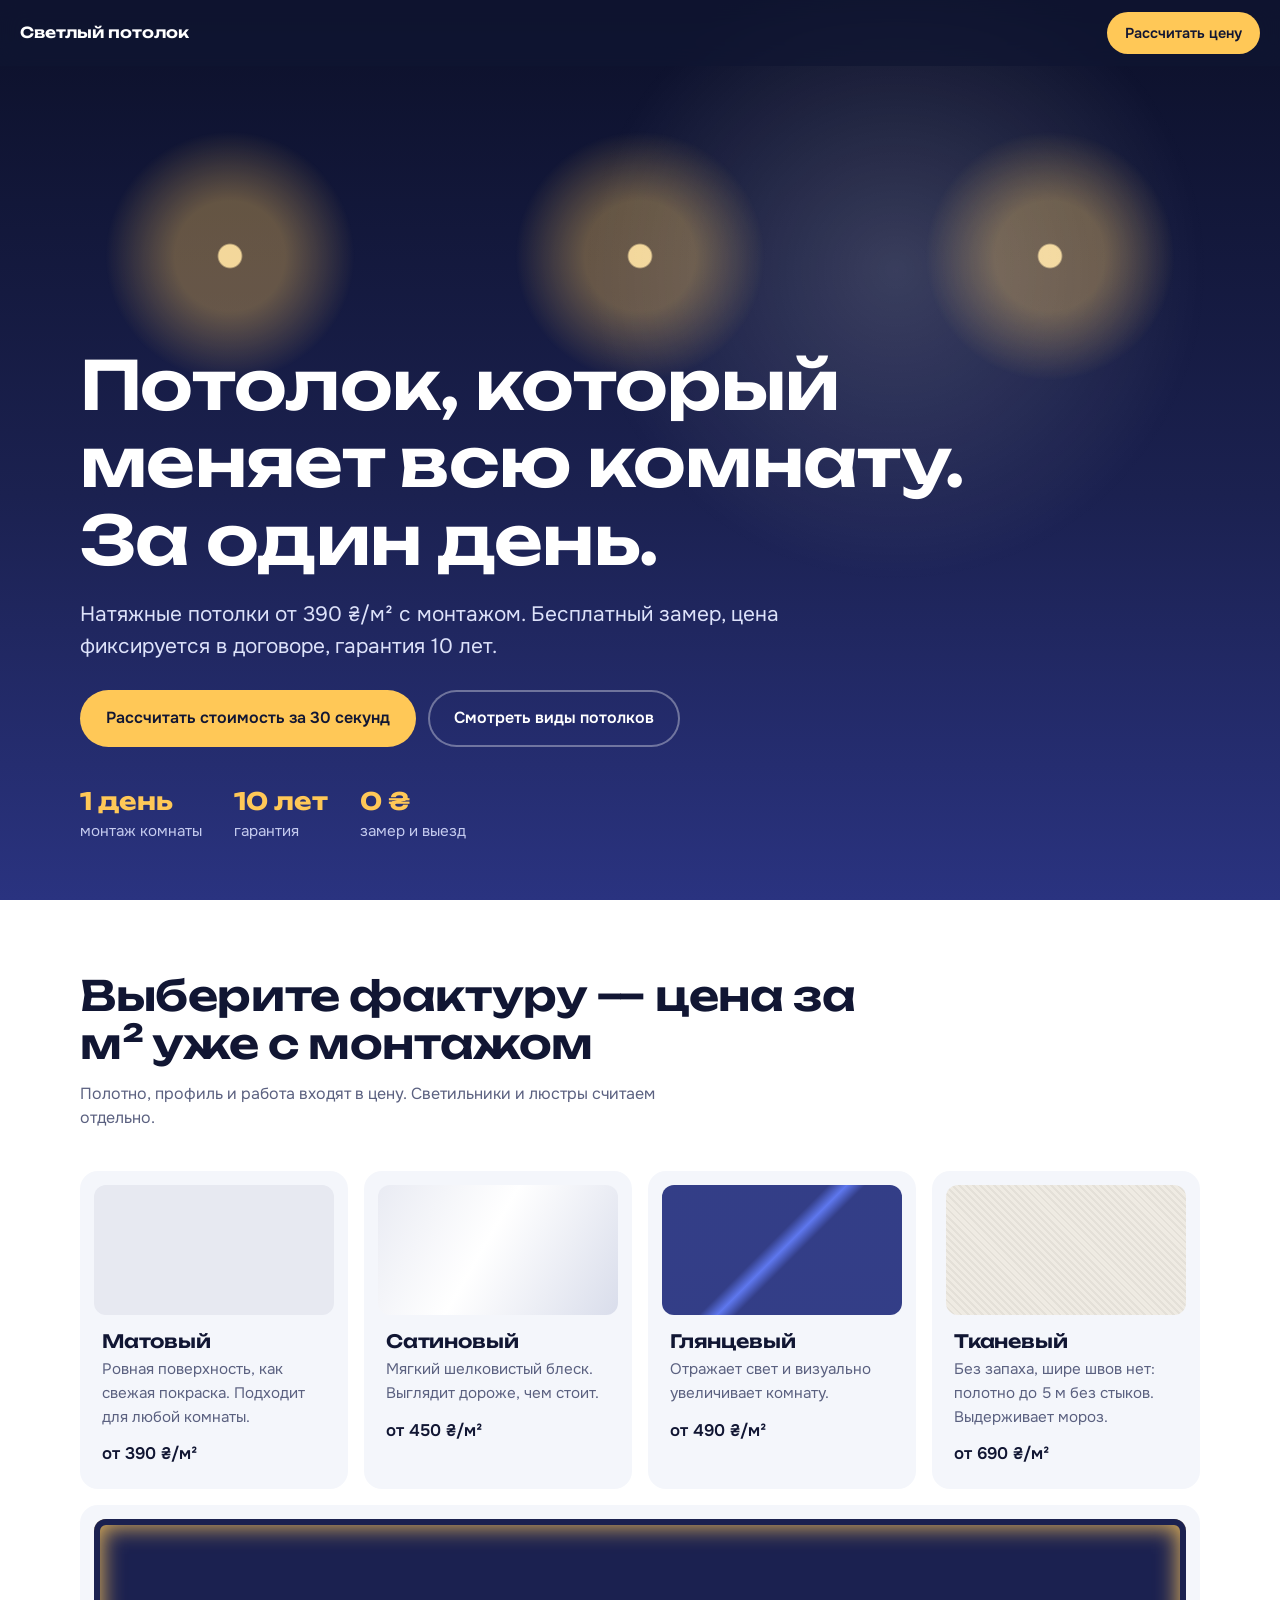
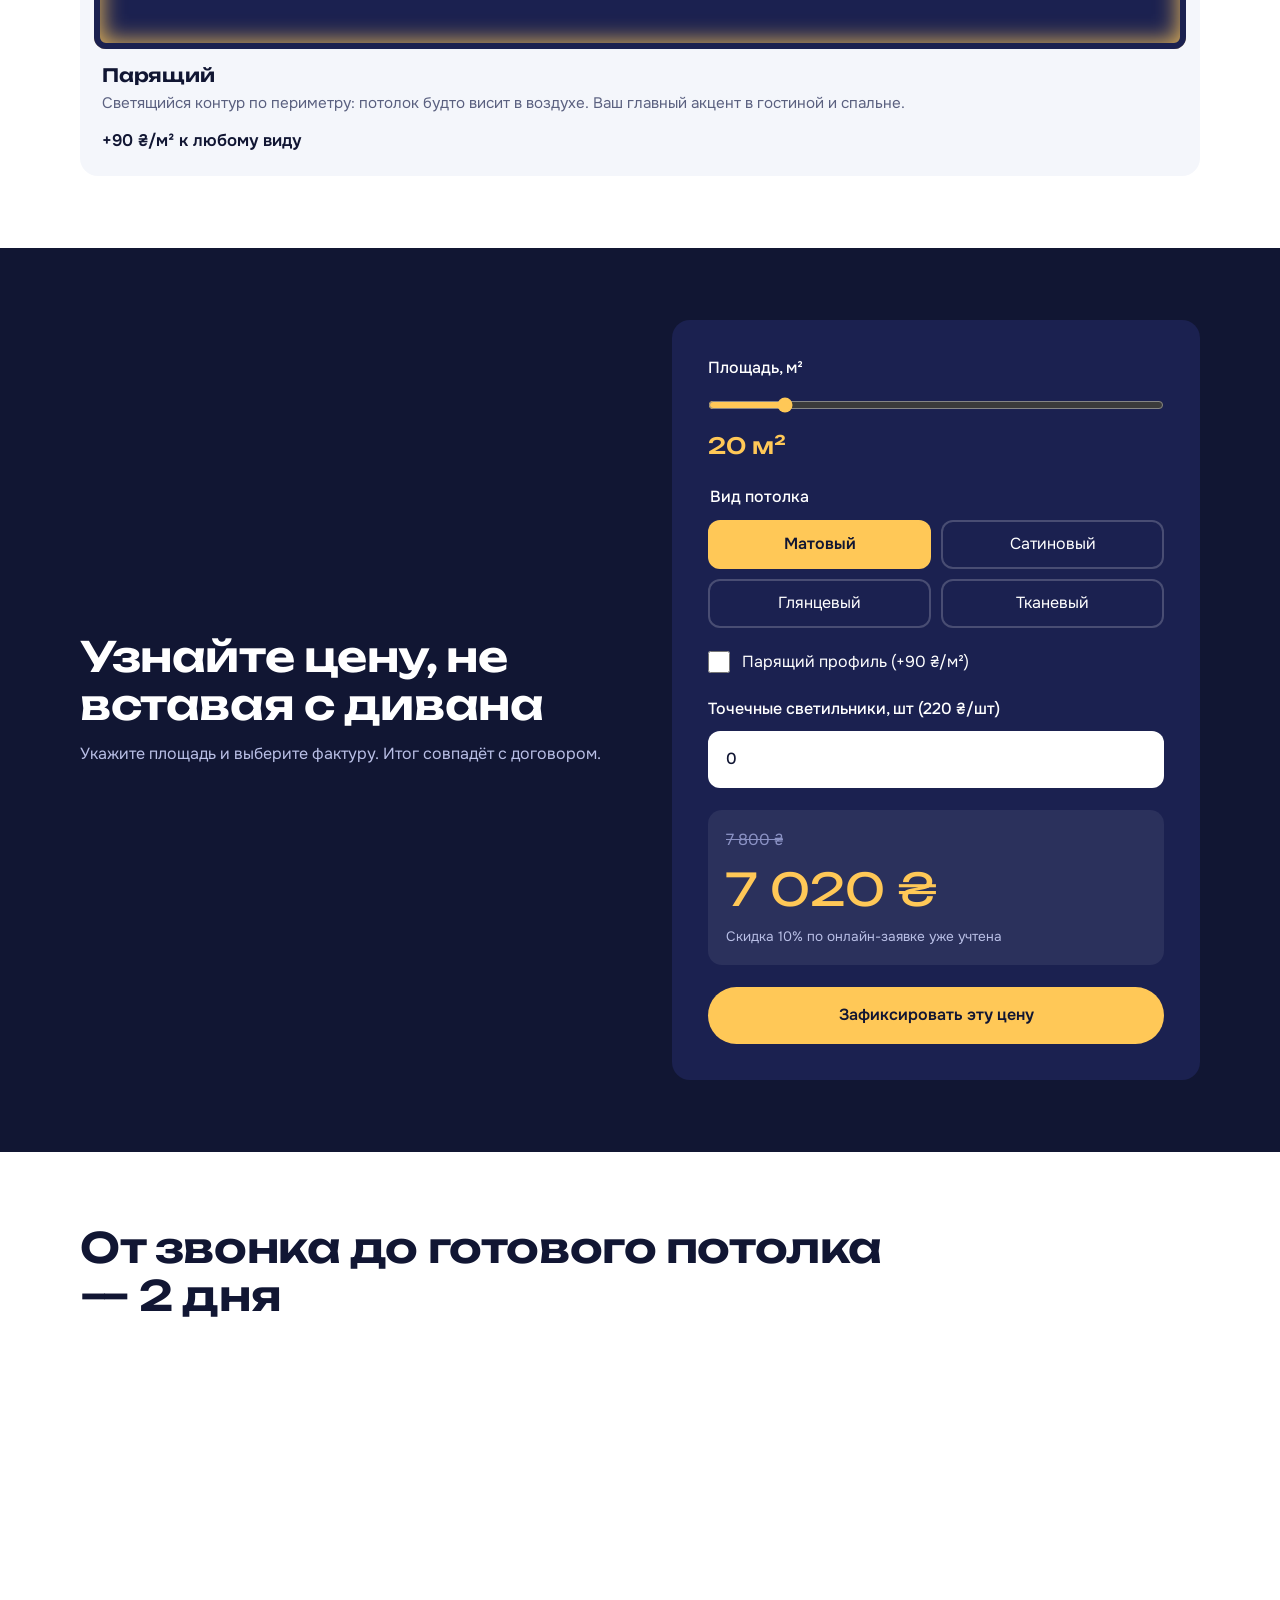
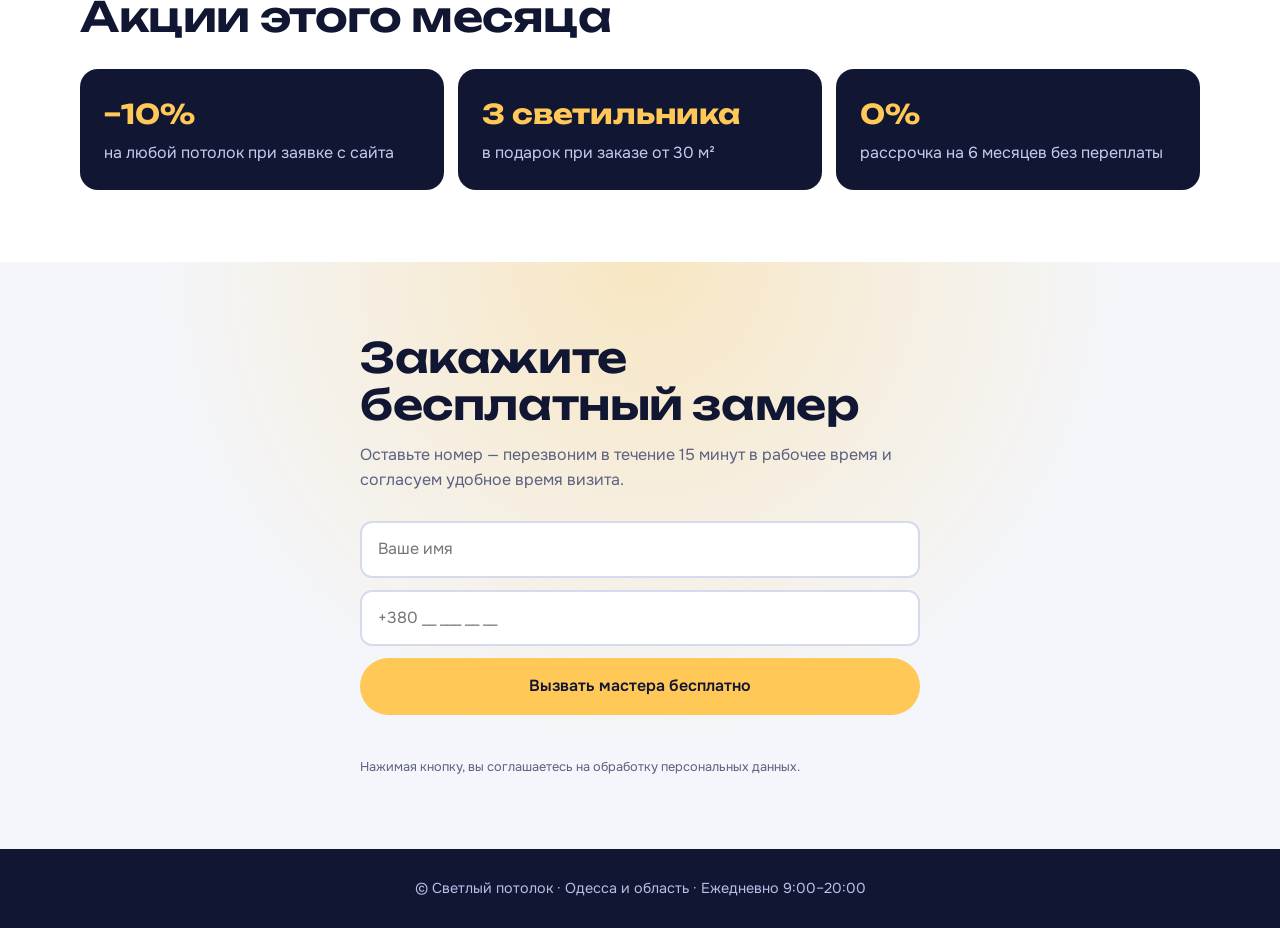
<file: LightColoredCeiling/index.html>
<!DOCTYPE html>
<html lang="ru">
<head>
<meta charset="UTF-8">
<meta name="viewport" content="width=device-width, initial-scale=1">
<title>Натяжные потолки под ключ — монтаж за 1 день, от 390 ₴/м²</title>
<meta name="description" content="Натяжные потолки: матовые, глянцевые, тканевые, парящие. Бесплатный замер, цена за м² фиксируется в договоре, монтаж за 1 день, гарантия 10 лет.">
<link rel="preconnect" href="https://fonts.googleapis.com">
<link rel="preconnect" href="https://fonts.gstatic.com" crossorigin>
<link href="https://fonts.googleapis.com/css2?family=Onest:wght@400;500;600&family=Unbounded:wght@500;600&display=swap" rel="stylesheet">
<link rel="stylesheet" href="style.css">
</head>
<body>

<header class="top">
  <a class="logo" href="#hero">Светлый потолок</a>
  <a class="btn btn--sm" href="#calc">Рассчитать цену</a>
</header>

<main>
<!-- 1. HERO -->
<section class="hero" id="hero">
  <div class="ceiling" aria-hidden="true">
    <span class="spot" style="--x:18%;--d:.4s"></span>
    <span class="spot" style="--x:50%;--d:.8s"></span>
    <span class="spot" style="--x:82%;--d:1.2s"></span>
    <span class="sheen"></span>
  </div>
  <div class="wrap hero__body">
    <h1>Потолок, который меняет всю комнату. За один день.</h1>
    <p class="lead">Натяжные потолки от 390 ₴/м² с монтажом. Бесплатный замер, цена фиксируется в договоре, гарантия 10 лет.</p>
    <div class="hero__cta">
      <a class="btn" href="#calc">Рассчитать стоимость за 30 секунд</a>
      <a class="btn btn--ghost" href="#types">Смотреть виды потолков</a>
    </div>
    <ul class="facts">
      <li><b>1 день</b> монтаж комнаты</li>
      <li><b>10 лет</b> гарантия</li>
      <li><b>0 ₴</b> замер и выезд</li>
    </ul>
  </div>
</section>

<!-- 2. ВИДЫ -->
<section class="sec" id="types">
  <div class="wrap">
    <h2>Выберите фактуру — цена за м² уже с монтажом</h2>
    <p class="sub">Полотно, профиль и работа входят в цену. Светильники и люстры считаем отдельно.</p>
    <div class="types">
      <article class="type"><div class="sw sw--matte"></div><h3>Матовый</h3><p>Ровная поверхность, как свежая покраска. Подходит для любой комнаты.</p><p class="price">от 390 ₴/м²</p></article>
      <article class="type"><div class="sw sw--satin"></div><h3>Сатиновый</h3><p>Мягкий шелковистый блеск. Выглядит дороже, чем стоит.</p><p class="price">от 450 ₴/м²</p></article>
      <article class="type"><div class="sw sw--gloss"></div><h3>Глянцевый</h3><p>Отражает свет и визуально увеличивает комнату.</p><p class="price">от 490 ₴/м²</p></article>
      <article class="type"><div class="sw sw--fabric"></div><h3>Тканевый</h3><p>Без запаха, шире швов нет: полотно до 5 м без стыков. Выдерживает мороз.</p><p class="price">от 690 ₴/м²</p></article>
      <article class="type type--wide"><div class="sw sw--float"></div><h3>Парящий</h3><p>Светящийся контур по периметру: потолок будто висит в воздухе. Ваш главный акцент в гостиной и спальне.</p><p class="price">+90 ₴/м² к любому виду</p></article>
    </div>
  </div>
</section>

<!-- 3. КАЛЬКУЛЯТОР -->
<section class="sec sec--dark" id="calc">
  <div class="wrap calc">
    <div>
      <h2>Узнайте цену, не вставая с дивана</h2>
      <p class="sub">Укажите площадь и выберите фактуру. Итог совпадёт с договором.</p>
    </div>
    <form class="calc__form" id="calcForm" onsubmit="return false">
      <label class="field">Площадь, м²
        <input type="range" id="area" min="5" max="100" value="20">
        <output id="areaOut">20 м²</output>
      </label>
      <fieldset class="opts">
        <legend>Вид потолка</legend>
        <label><input type="radio" name="type" value="390" checked><span>Матовый</span></label>
        <label><input type="radio" name="type" value="450"><span>Сатиновый</span></label>
        <label><input type="radio" name="type" value="490"><span>Глянцевый</span></label>
        <label><input type="radio" name="type" value="690"><span>Тканевый</span></label>
      </fieldset>
      <label class="check"><input type="checkbox" id="float"><span>Парящий профиль (+90 ₴/м²)</span></label>
      <label class="field">Точечные светильники, шт (220 ₴/шт)
        <input type="number" id="spots" min="0" max="40" value="0" inputmode="numeric">
      </label>
      <div class="total" aria-live="polite">
        <span class="total__old" id="old"></span>
        <span class="total__sum" id="sum">7 800 ₴</span>
        <span class="total__note" id="note">Скидка 10% по онлайн-заявке уже учтена</span>
      </div>
      <a class="btn btn--glow" href="#contact">Зафиксировать эту цену</a>
    </form>
  </div>
</section>

<!-- 4. СРОКИ И АКЦИИ -->
<section class="sec" id="process">
  <div class="wrap">
    <h2>От звонка до готового потолка — 2 дня</h2>
    <ol class="steps">
      <li><h3>Замер в день обращения</h3><p>Мастер приедет бесплатно, посчитает точно и покажет образцы.</p></li>
      <li><h3>Договор с фиксированной ценой</h3><p>Сумма в договоре не вырастет после монтажа.</p></li>
      <li><h3>Монтаж за 3–6 часов</h3><p>Комната до 20 м² за один визит. Без пыли и строительного мусора.</p></li>
      <li><h3>Гарантия 10 лет</h3><p>На полотно и на монтаж. Письменно, в договоре.</p></li>
    </ol>
    <h2 class="h2-promo">Акции этого месяца</h2>
    <div class="promos">
      <div class="promo"><b>−10%</b><p>на любой потолок при заявке с сайта</p></div>
      <div class="promo"><b>3 светильника</b><p>в подарок при заказе от 30 м²</p></div>
      <div class="promo"><b>0%</b><p>рассрочка на 6 месяцев без переплаты</p></div>
    </div>
  </div>
</section>

<!-- 5. ЗАЯВКА -->
<section class="sec sec--glow" id="contact">
  <div class="wrap contact">
    <h2>Закажите бесплатный замер</h2>
    <p class="sub">Оставьте номер — перезвоним в течение 15 минут в рабочее время и согласуем удобное время визита.</p>
    <form class="lead-form" id="leadForm" novalidate>
      <input type="text" name="name" placeholder="Ваше имя" autocomplete="name" required>
      <input type="tel" name="phone" placeholder="+380 __ ___ __ __" autocomplete="tel" required>
      <button class="btn btn--glow" type="submit">Вызвать мастера бесплатно</button>
      <p class="form-msg" id="formMsg" role="status"></p>
    </form>
    <p class="fine">Нажимая кнопку, вы соглашаетесь на обработку персональных данных.</p>
  </div>
</section>
</main>

<footer class="foot">© Светлый потолок · Одесса и область · Ежедневно 9:00–20:00</footer>

<script src="script.js"></script>
</body>
</html>
</file>
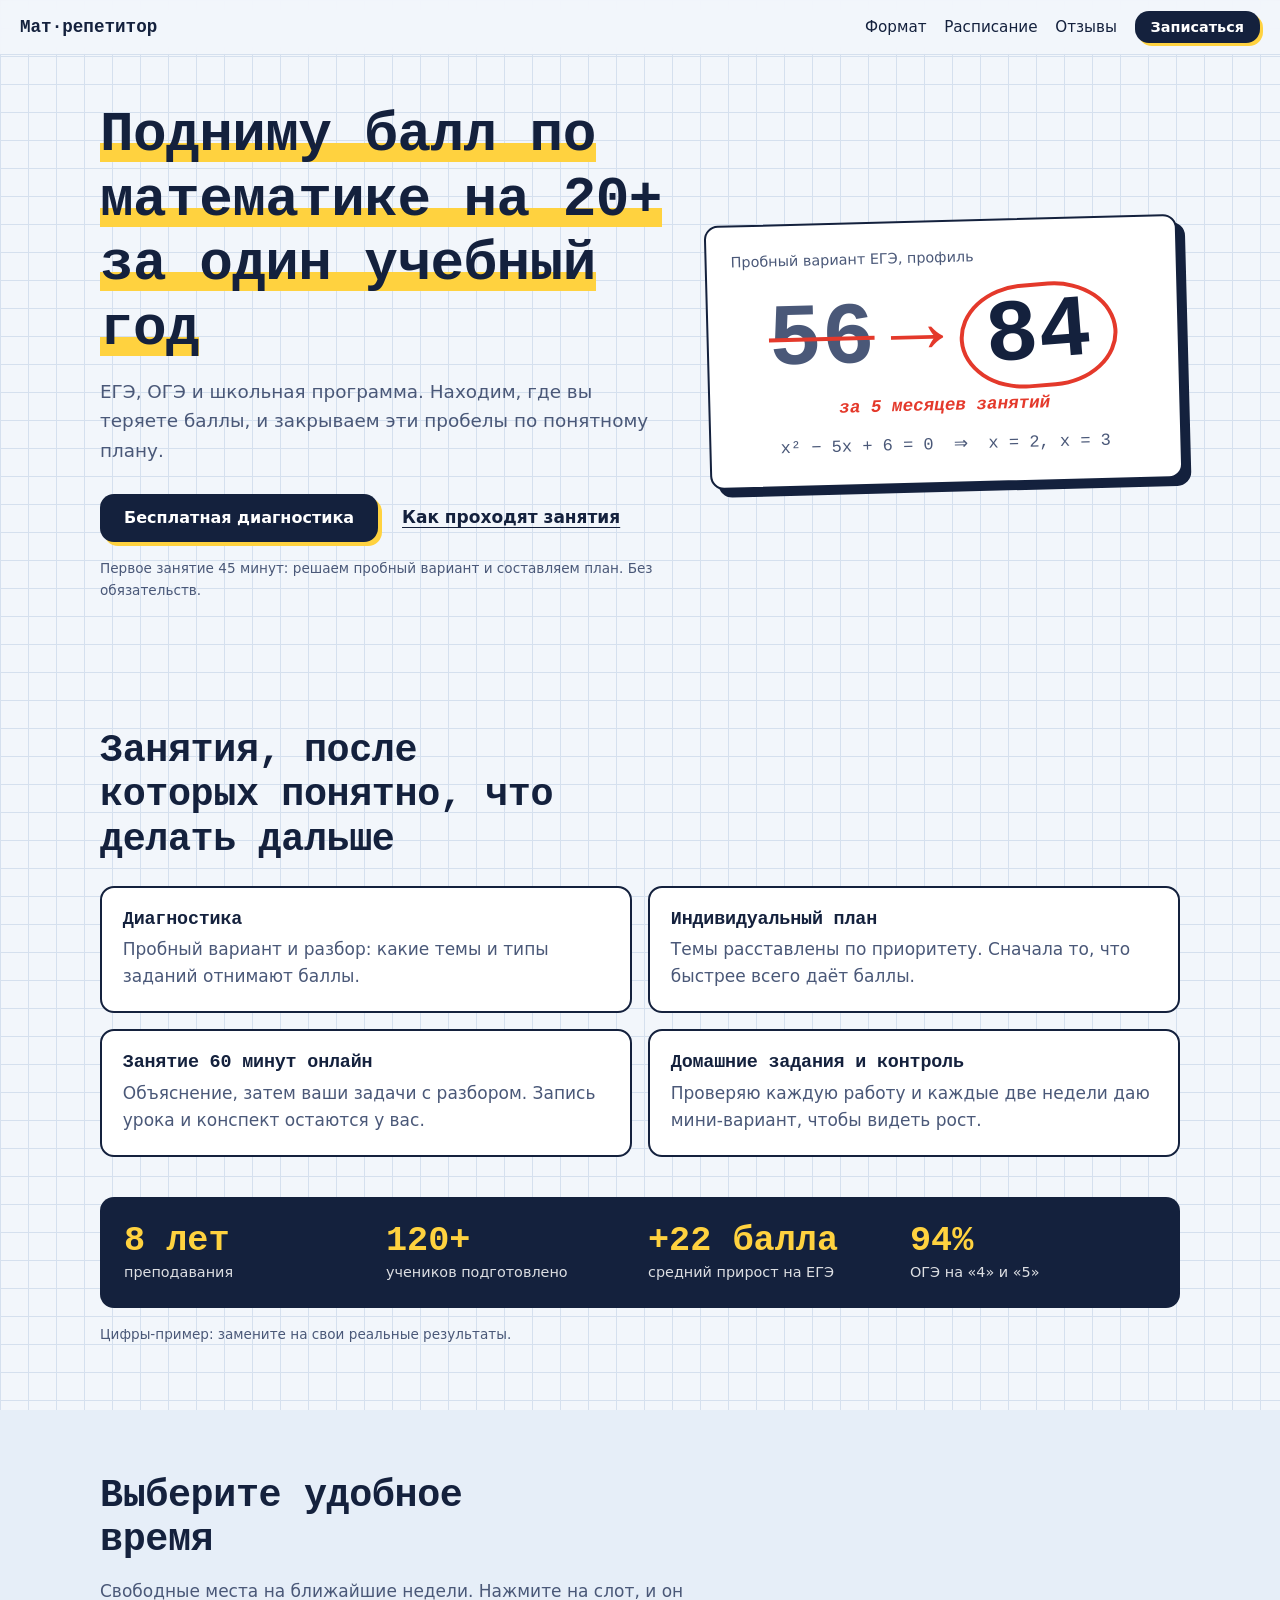
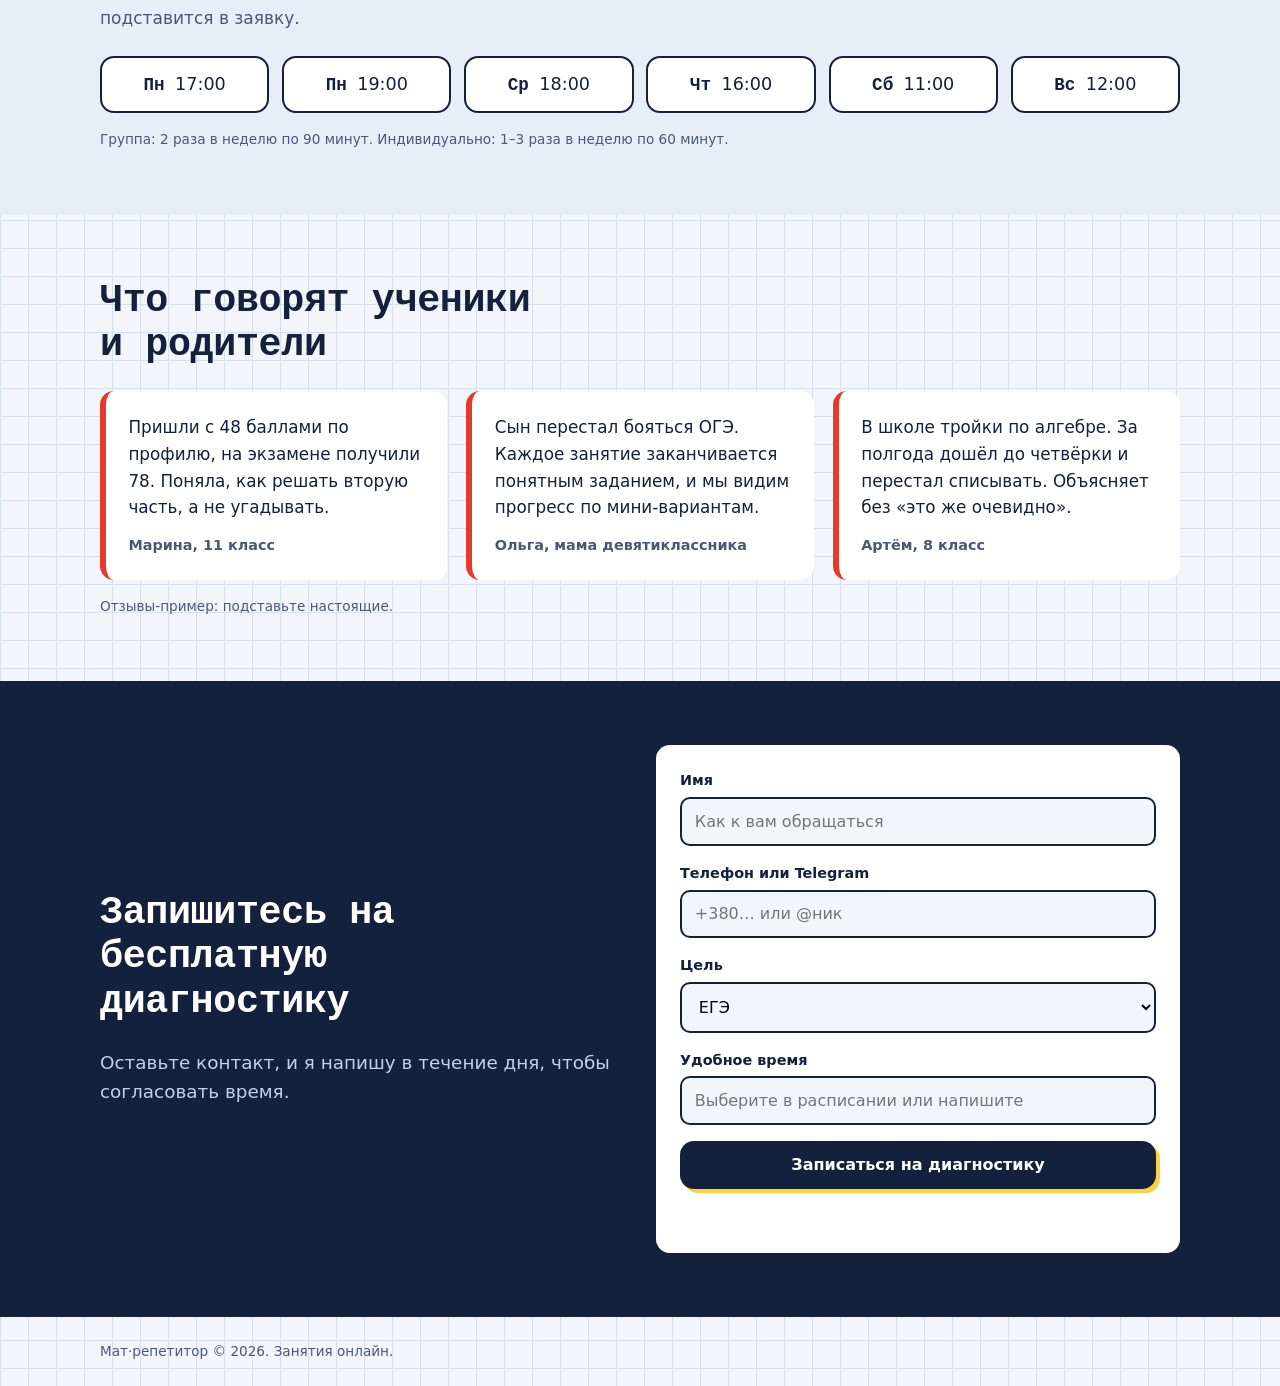
<file: MathTutor/index.html>
<!doctype html>
<html lang="ru">
<head>
<meta charset="utf-8">
<meta name="viewport" content="width=device-width, initial-scale=1">
<title>Репетитор по математике: ЕГЭ, ОГЭ, школа</title>
<meta name="description" content="Математика для ЕГЭ, ОГЭ и школы. Разбираем ошибки, строим план, поднимаем балл. Первое занятие — диагностика бесплатно.">
<link rel="stylesheet" href="style.css">
</head>
<body>

<header class="top">
  <a class="logo" href="#hero">Мат&middot;репетитор</a>
  <nav>
    <a href="#format">Формат</a>
    <a href="#schedule">Расписание</a>
    <a href="#reviews">Отзывы</a>
    <a class="btn btn-sm" href="#apply">Записаться</a>
  </nav>
</header>

<main>
<!-- 1. Оффер -->
<section id="hero" class="hero">
  <div class="wrap hero-grid">
    <div>
      <h1>Подниму балл по математике на 20+ за один учебный год</h1>
      <p class="lead">ЕГЭ, ОГЭ и школьная программа. Находим, где вы теряете баллы, и закрываем эти пробелы по понятному плану.</p>
      <div class="cta-row">
        <a class="btn" href="#apply">Бесплатная диагностика</a>
        <a class="link" href="#format">Как проходят занятия</a>
      </div>
      <p class="note">Первое занятие 45 минут: решаем пробный вариант и составляем план. Без обязательств.</p>
    </div>
    <figure class="paper" aria-label="Пример роста результата ученика">
      <figcaption>Пробный вариант ЕГЭ, профиль</figcaption>
      <div class="score">
        <span class="was">56</span>
        <span class="arrow" aria-hidden="true">&rarr;</span>
        <span class="now"><b id="count" data-to="84">84</b></span>
      </div>
      <p class="mark">за 5 месяцев занятий</p>
      <p class="eq" aria-hidden="true">x² − 5x + 6 = 0 &nbsp;⇒&nbsp; x = 2, x = 3</p>
    </figure>
  </div>
</section>

<!-- 2. Формат + опыт в цифрах -->
<section id="format" class="sec">
  <div class="wrap">
    <h2>Занятия, после которых понятно, что делать дальше</h2>
    <div class="cols">
      <article>
        <h3>Диагностика</h3>
        <p>Пробный вариант и разбор: какие темы и типы заданий отнимают баллы.</p>
      </article>
      <article>
        <h3>Индивидуальный план</h3>
        <p>Темы расставлены по приоритету. Сначала то, что быстрее всего даёт баллы.</p>
      </article>
      <article>
        <h3>Занятие 60 минут онлайн</h3>
        <p>Объяснение, затем ваши задачи с разбором. Запись урока и конспект остаются у вас.</p>
      </article>
      <article>
        <h3>Домашние задания и контроль</h3>
        <p>Проверяю каждую работу и каждые две недели даю мини-вариант, чтобы видеть рост.</p>
      </article>
    </div>
    <dl class="stats">
      <div><dt>8 лет</dt><dd>преподавания</dd></div>
      <div><dt>120+</dt><dd>учеников подготовлено</dd></div>
      <div><dt>+22 балла</dt><dd>средний прирост на ЕГЭ</dd></div>
      <div><dt>94%</dt><dd>ОГЭ на «4» и «5»</dd></div>
    </dl>
    <p class="fine">Цифры-пример: замените на свои реальные результаты.</p>
  </div>
</section>

<!-- 3. Расписание -->
<section id="schedule" class="sec alt">
  <div class="wrap">
    <h2>Выберите удобное время</h2>
    <p class="sub">Свободные места на ближайшие недели. Нажмите на слот, и он подставится в заявку.</p>
    <div class="slots" role="list">
      <button class="slot" data-slot="Пн, 17:00" role="listitem"><b>Пн</b> 17:00</button>
      <button class="slot" data-slot="Пн, 19:00" role="listitem"><b>Пн</b> 19:00</button>
      <button class="slot" data-slot="Ср, 18:00" role="listitem"><b>Ср</b> 18:00</button>
      <button class="slot" data-slot="Чт, 16:00" role="listitem"><b>Чт</b> 16:00</button>
      <button class="slot" data-slot="Сб, 11:00" role="listitem"><b>Сб</b> 11:00</button>
      <button class="slot" data-slot="Вс, 12:00" role="listitem"><b>Вс</b> 12:00</button>
    </div>
    <p class="fine">Группа: 2 раза в неделю по 90 минут. Индивидуально: 1–3 раза в неделю по 60 минут.</p>
  </div>
</section>

<!-- 4. Отзывы -->
<section id="reviews" class="sec">
  <div class="wrap">
    <h2>Что говорят ученики и родители</h2>
    <div class="reviews">
      <blockquote>
        <p>Пришли с 48 баллами по профилю, на экзамене получили 78. Поняла, как решать вторую часть, а не угадывать.</p>
        <footer>Марина, 11 класс</footer>
      </blockquote>
      <blockquote>
        <p>Сын перестал бояться ОГЭ. Каждое занятие заканчивается понятным заданием, и мы видим прогресс по мини-вариантам.</p>
        <footer>Ольга, мама девятиклассника</footer>
      </blockquote>
      <blockquote>
        <p>В школе тройки по алгебре. За полгода дошёл до четвёрки и перестал списывать. Объясняет без «это же очевидно».</p>
        <footer>Артём, 8 класс</footer>
      </blockquote>
    </div>
    <p class="fine">Отзывы-пример: подставьте настоящие.</p>
  </div>
</section>

<!-- 5. Запись -->
<section id="apply" class="sec cta">
  <div class="wrap cta-grid">
    <div>
      <h2>Запишитесь на бесплатную диагностику</h2>
      <p class="lead">Оставьте контакт, и я напишу в течение дня, чтобы согласовать время.</p>
    </div>
    <form id="form" novalidate>
      <label>Имя
        <input name="name" autocomplete="name" required placeholder="Как к вам обращаться">
      </label>
      <label>Телефон или Telegram
        <input name="contact" required placeholder="+380… или @ник">
      </label>
      <label>Цель
        <select name="goal">
          <option>ЕГЭ</option><option>ОГЭ</option><option>Школьная программа</option>
        </select>
      </label>
      <label>Удобное время
        <input name="slot" id="slot" placeholder="Выберите в расписании или напишите">
      </label>
      <button class="btn" type="submit">Записаться на диагностику</button>
      <p class="form-msg" id="msg" role="status"></p>
    </form>
  </div>
</section>
</main>

<footer class="foot">
  <div class="wrap">Мат&middot;репетитор &copy; 2026. Занятия онлайн.</div>
</footer>

<script src="script.js"></script>
</body>
</html>
</file>
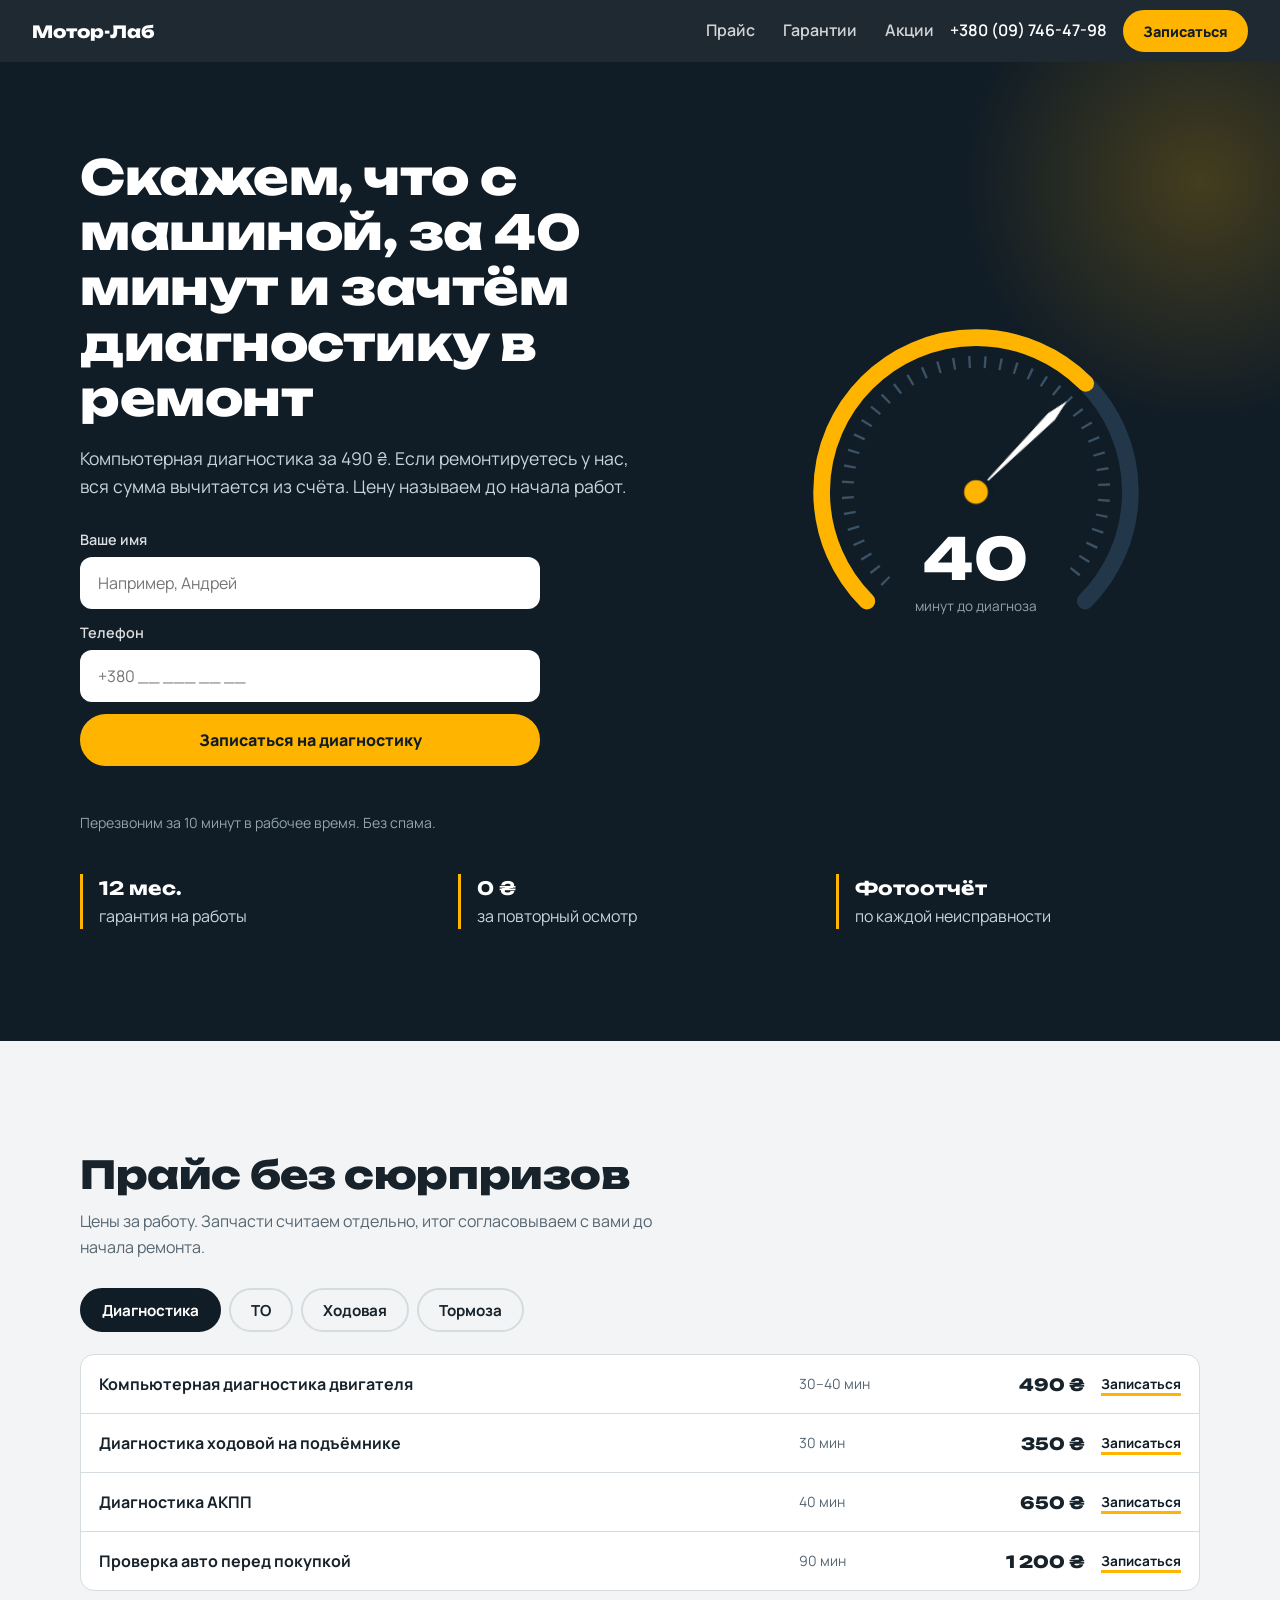
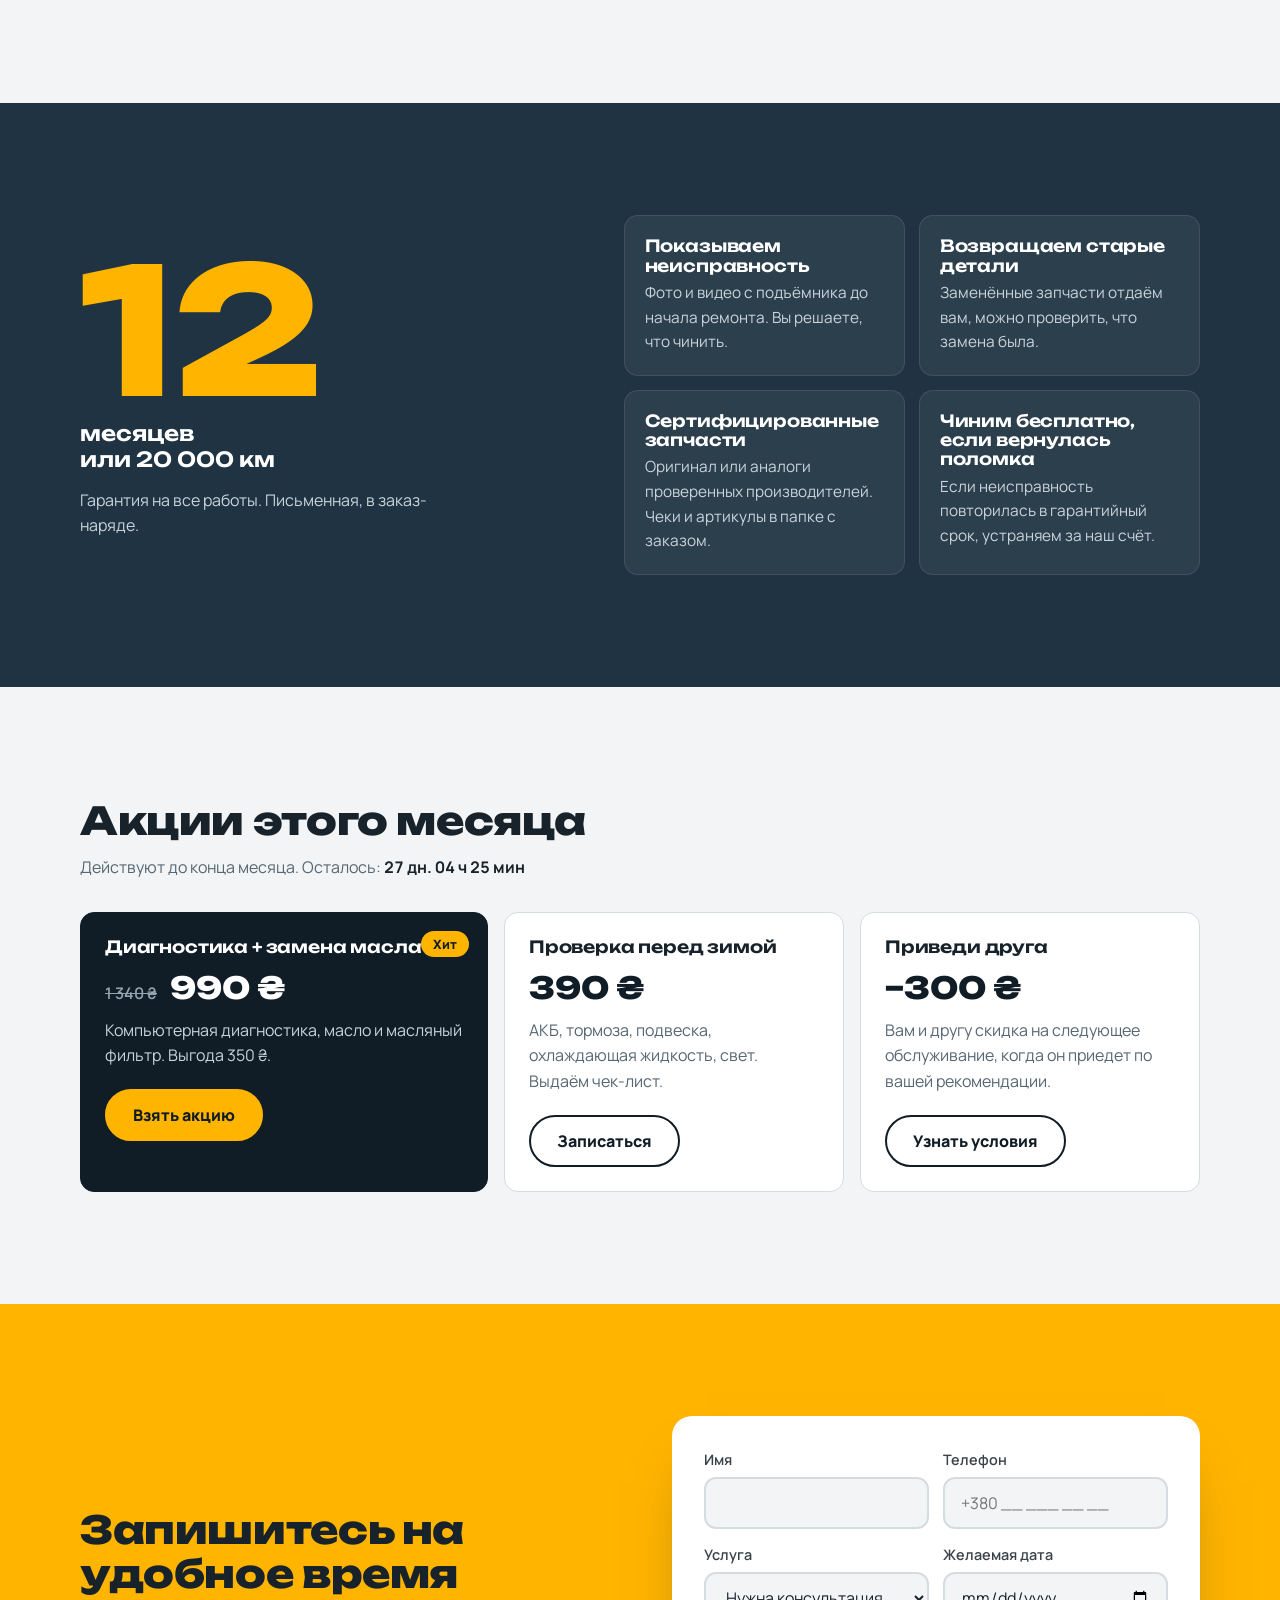
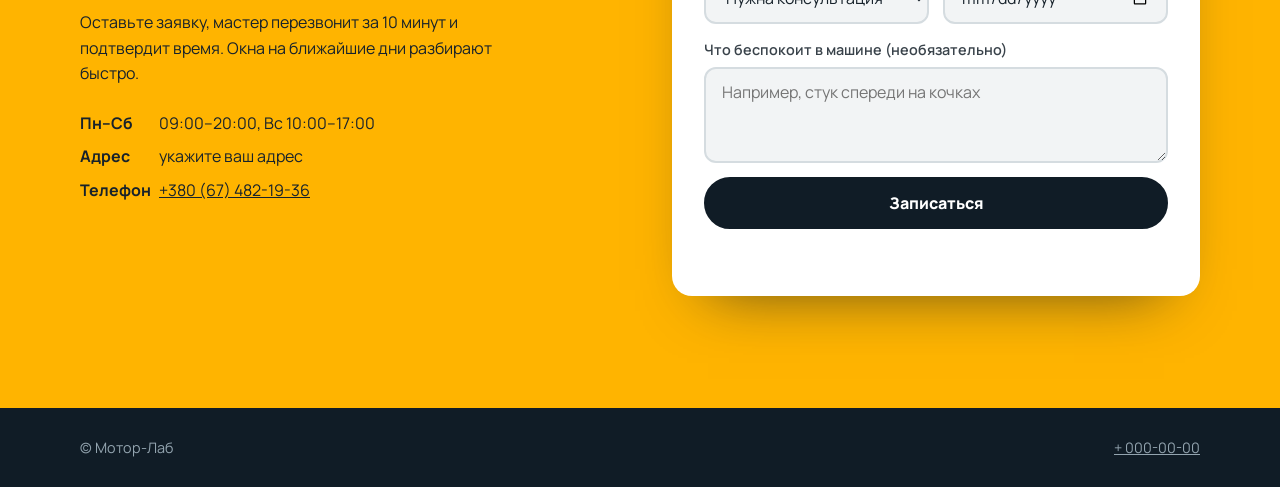
<file: MotorLab/index.html>
<!doctype html>
<html lang="ru">
    <head>
        <meta charset="utf-8" />
        <meta name="viewport" content="width=device-width, initial-scale=1" />
        <title>Мотор-Лаб — автосервис: диагностика за 40 минут</title>
        <meta
            name="description"
            content="Автосервис Мотор-Лаб: диагностика за 40 минут, прозрачный прайс, гарантия 12 месяцев на работы. Запишитесь онлайн."
        />
        <link rel="preconnect" href="https://fonts.googleapis.com" />
        <link rel="preconnect" href="https://fonts.gstatic.com" crossorigin />
        <link
            href="https://fonts.googleapis.com/css2?family=Manrope:wght@400;600;800&family=Unbounded:wght@600;800&display=swap"
            rel="stylesheet"
        />
        <link rel="stylesheet" href="style.css" />
    </head>
    <body>
        <header class="top">
            <a class="logo" href="#hero" aria-label="Мотор-Лаб, на главную"
                >Мотор-Лаб</a
            >
            <nav class="nav" aria-label="Основное меню">
                <a href="#services">Прайс</a>
                <a href="#guarantee">Гарантии</a>
                <a href="#promo">Акции</a>
            </nav>
            <a class="top__tel" href="tel:+380000000000">+380 (09) 746-47-98</a>
            <a class="btn btn--sm" href="#booking">Записаться</a>
        </header>

        <main>
            <!-- 1. Оффер -->
            <section class="hero" id="hero">
                <div class="hero__text">
                    <h1>
                        Скажем, что с машиной, за 40 минут и зачтём диагностику
                        в ремонт
                    </h1>
                    <p class="lead">
                        Компьютерная диагностика за 490 ₴. Если ремонтируетесь у
                        нас, вся сумма вычитается из счёта. Цену называем до
                        начала работ.
                    </p>

                    <form class="quick" data-form novalidate>
                        <label class="field">
                            <span>Ваше имя</span>
                            <input
                                name="name"
                                type="text"
                                autocomplete="name"
                                placeholder="Например, Андрей"
                                required
                            />
                        </label>
                        <label class="field">
                            <span>Телефон</span>
                            <input
                                name="phone"
                                type="tel"
                                inputmode="tel"
                                autocomplete="tel"
                                placeholder="+380 __ ___ __ __"
                                required
                            />
                        </label>
                        <button class="btn" type="submit">
                            Записаться на диагностику
                        </button>
                        <p
                            class="form__status"
                            role="status"
                            aria-live="polite"
                        ></p>
                    </form>
                    <p class="note">
                        Перезвоним за 10 минут в рабочее время. Без спама.
                    </p>
                </div>

                <figure
                    class="gauge"
                    aria-label="Шкала времени диагностики: 40 минут"
                >
                    <svg viewBox="0 0 320 320" role="img" aria-hidden="true">
                        <path
                            class="gauge__ticks"
                            d="M84.4 235.6 A108 108 0 1 1 235.6 235.6"
                        />
                        <path
                            class="gauge__track"
                            d="M68.1 251.9 A130 130 0 1 1 251.9 251.9"
                        />
                        <path
                            class="gauge__fill"
                            d="M68.1 251.9 A130 130 0 1 1 251.9 251.9"
                        />
                        <g class="gauge__needle">
                            <path d="M160 160 L156 70 L160 52 L164 70 Z" />
                        </g>
                        <circle class="gauge__hub" cx="160" cy="160" r="12" />
                    </svg>
                    <figcaption>
                        <strong>40</strong>
                        <span>минут до диагноза</span>
                    </figcaption>
                </figure>

                <ul class="facts">
                    <li><b>12 мес.</b> гарантия на работы</li>
                    <li><b>0 ₴</b> за повторный осмотр</li>
                    <li><b>Фотоотчёт</b> по каждой неисправности</li>
                </ul>
            </section>

            <!-- 2. Услуги и прайс -->
            <section class="section" id="services">
                <div class="wrap">
                    <h2>Прайс без сюрпризов</h2>
                    <p class="section__lead">
                        Цены за работу. Запчасти считаем отдельно, итог
                        согласовываем с вами до начала ремонта.
                    </p>

                    <div
                        class="tabs"
                        role="tablist"
                        aria-label="Категории услуг"
                    ></div>
                    <ul class="price" id="price-list"></ul>
                </div>
            </section>

            <!-- 3. Гарантии -->
            <section class="section section--dark" id="guarantee">
                <div class="wrap guarantee">
                    <div class="guarantee__big">
                        <span class="guarantee__num">12</span>
                        <span class="guarantee__unit"
                            >месяцев<br />или 20 000 км</span
                        >
                        <p>
                            Гарантия на все работы. Письменная, в заказ-наряде.
                        </p>
                    </div>
                    <ul class="guarantee__list">
                        <li>
                            <h3>Показываем неисправность</h3>
                            <p>
                                Фото и видео с подъёмника до начала ремонта. Вы
                                решаете, что чинить.
                            </p>
                        </li>
                        <li>
                            <h3>Возвращаем старые детали</h3>
                            <p>
                                Заменённые запчасти отдаём вам, можно проверить,
                                что замена была.
                            </p>
                        </li>
                        <li>
                            <h3>Сертифицированные запчасти</h3>
                            <p>
                                Оригинал или аналоги проверенных производителей.
                                Чеки и артикулы в папке с заказом.
                            </p>
                        </li>
                        <li>
                            <h3>Чиним бесплатно, если вернулась поломка</h3>
                            <p>
                                Если неисправность повторилась в гарантийный
                                срок, устраняем за наш счёт.
                            </p>
                        </li>
                    </ul>
                </div>
            </section>

            <!-- 4. Акции -->
            <section class="section" id="promo">
                <div class="wrap">
                    <h2>Акции этого месяца</h2>
                    <p class="section__lead">
                        Действуют до конца месяца. Осталось:
                        <b id="countdown">&nbsp;</b>
                    </p>

                    <div class="promos">
                        <article class="promo promo--main">
                            <span class="promo__tag">Хит</span>
                            <h3>Диагностика + замена масла</h3>
                            <p class="promo__price">
                                <s>1 340 ₴</s> <b>990 ₴</b>
                            </p>
                            <p>
                                Компьютерная диагностика, масло и масляный
                                фильтр. Выгода 350 ₴.
                            </p>
                            <a
                                class="btn"
                                href="#booking"
                                data-service="Замена масла и фильтра"
                                >Взять акцию</a
                            >
                        </article>
                        <article class="promo">
                            <h3>Проверка перед зимой</h3>
                            <p class="promo__price"><b>390 ₴</b></p>
                            <p>
                                АКБ, тормоза, подвеска, охлаждающая жидкость,
                                свет. Выдаём чек-лист.
                            </p>
                            <a
                                class="btn btn--ghost"
                                href="#booking"
                                data-service="Диагностика ходовой на подъёмнике"
                                >Записаться</a
                            >
                        </article>
                        <article class="promo">
                            <h3>Приведи друга</h3>
                            <p class="promo__price"><b>−300 ₴</b></p>
                            <p>
                                Вам и другу скидка на следующее обслуживание,
                                когда он приедет по вашей рекомендации.
                            </p>
                            <a class="btn btn--ghost" href="#booking"
                                >Узнать условия</a
                            >
                        </article>
                    </div>
                </div>
            </section>

            <!-- 5. Запись -->
            <section class="section section--signal" id="booking">
                <div class="wrap booking">
                    <div class="booking__text">
                        <h2>Запишитесь на удобное время</h2>
                        <p>
                            Оставьте заявку, мастер перезвонит за 10 минут и
                            подтвердит время. Окна на ближайшие дни разбирают
                            быстро.
                        </p>
                        <ul class="contacts">
                            <li><b>Пн–Сб</b> 09:00–20:00, Вс 10:00–17:00</li>
                            <li><b>Адрес</b> укажите ваш адрес</li>
                            <li>
                                <b>Телефон</b>
                                <a href="tel:+380000000000"
                                    >+380 (67) 482-19-36</a
                                >
                            </li>
                        </ul>
                    </div>

                    <form class="card" id="book-form" data-form novalidate>
                        <label class="field">
                            <span>Имя</span>
                            <input
                                name="name"
                                type="text"
                                autocomplete="name"
                                required
                            />
                        </label>
                        <label class="field">
                            <span>Телефон</span>
                            <input
                                name="phone"
                                type="tel"
                                inputmode="tel"
                                autocomplete="tel"
                                placeholder="+380 __ ___ __ __"
                                required
                            />
                        </label>
                        <label class="field">
                            <span>Услуга</span>
                            <select name="service" id="service-select"></select>
                        </label>
                        <label class="field">
                            <span>Желаемая дата</span>
                            <input name="date" type="date" />
                        </label>
                        <label class="field field--wide">
                            <span>Что беспокоит в машине (необязательно)</span>
                            <textarea
                                name="comment"
                                rows="3"
                                placeholder="Например, стук спереди на кочках"
                            ></textarea>
                        </label>
                        <button class="btn btn--dark" type="submit">
                            Записаться
                        </button>
                        <p
                            class="form__status"
                            role="status"
                            aria-live="polite"
                        ></p>
                    </form>
                </div>
            </section>
        </main>

        <footer class="foot">
            <div class="wrap foot__in">
                <span>© Мотор-Лаб</span>
                <a href="tel:+380000000000">+ 000-00-00</a>
            </div>
        </footer>

        <div class="dock" aria-label="Быстрые действия">
            <a class="btn btn--ghost" href="tel:+380000000000">Позвонить</a>
            <a class="btn" href="#booking">Записаться</a>
        </div>

        <script src="script.js"></script>
    </body>
</html>
</file>
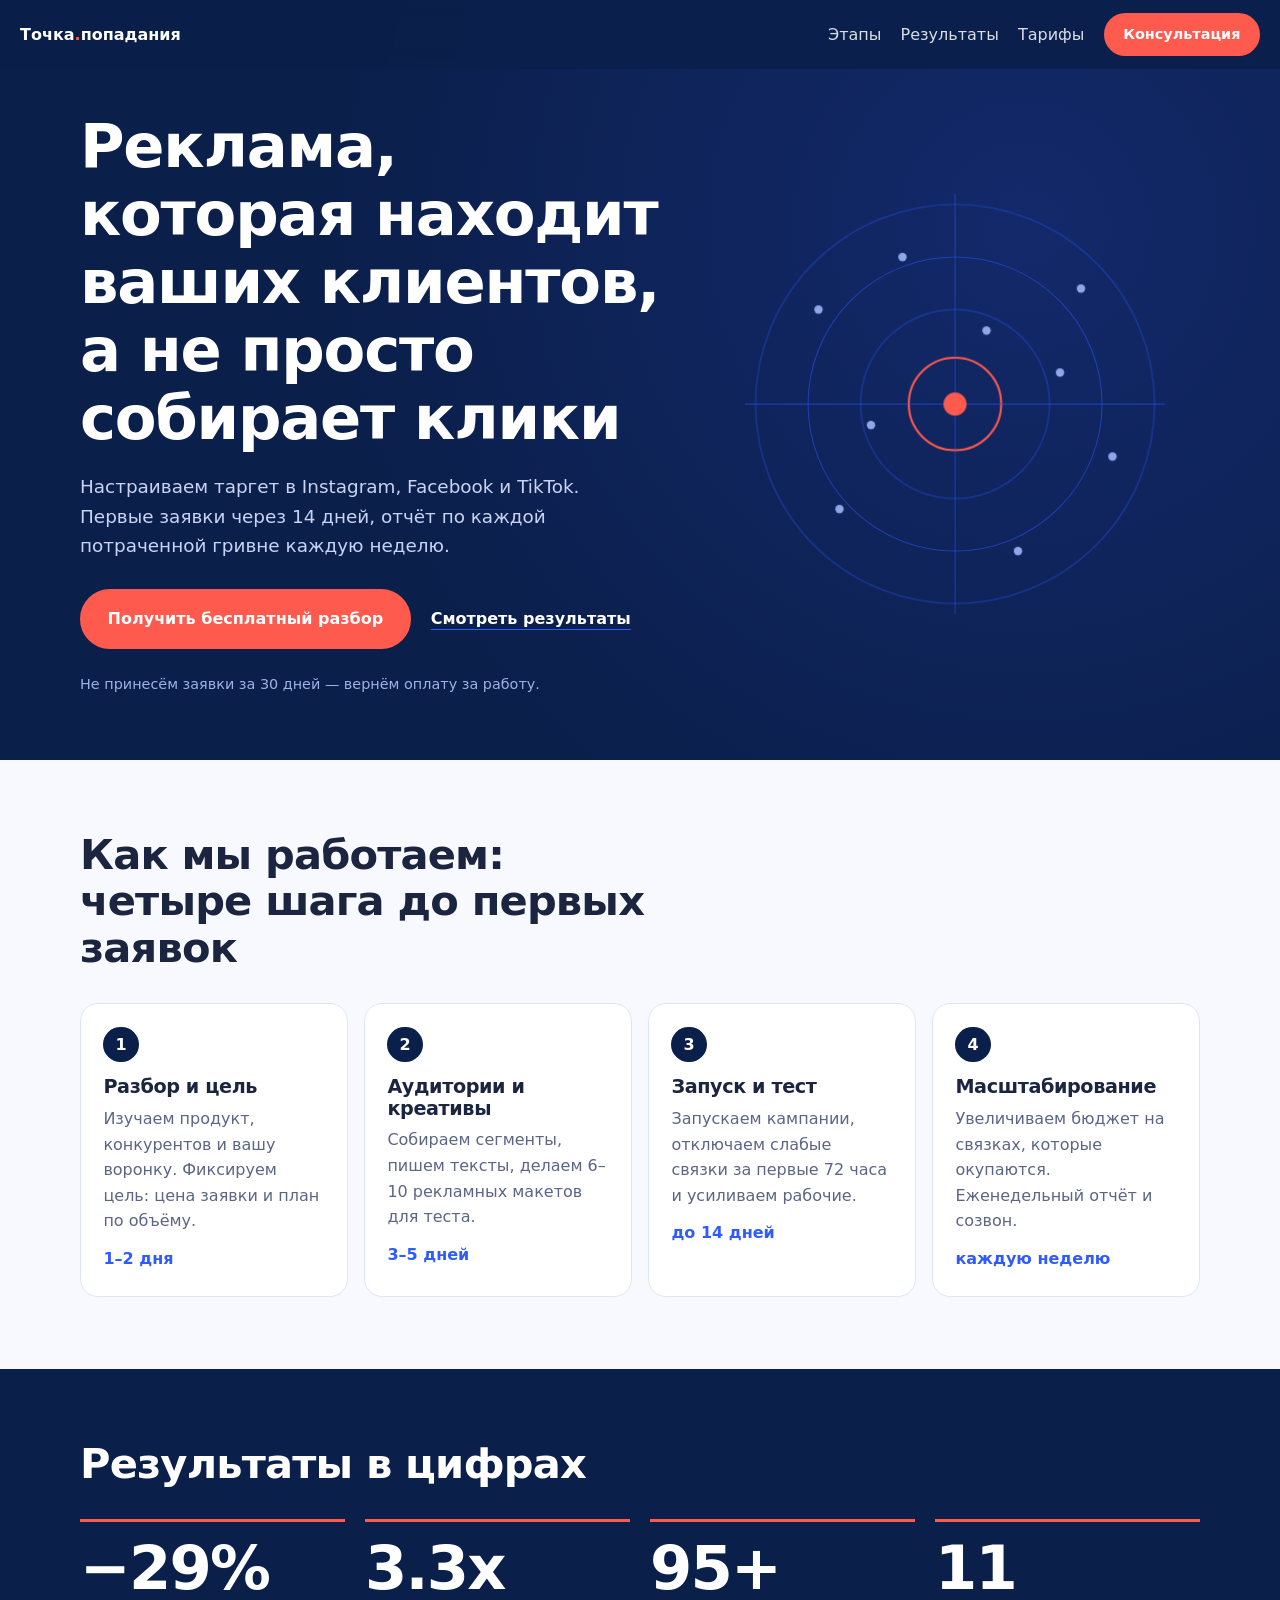
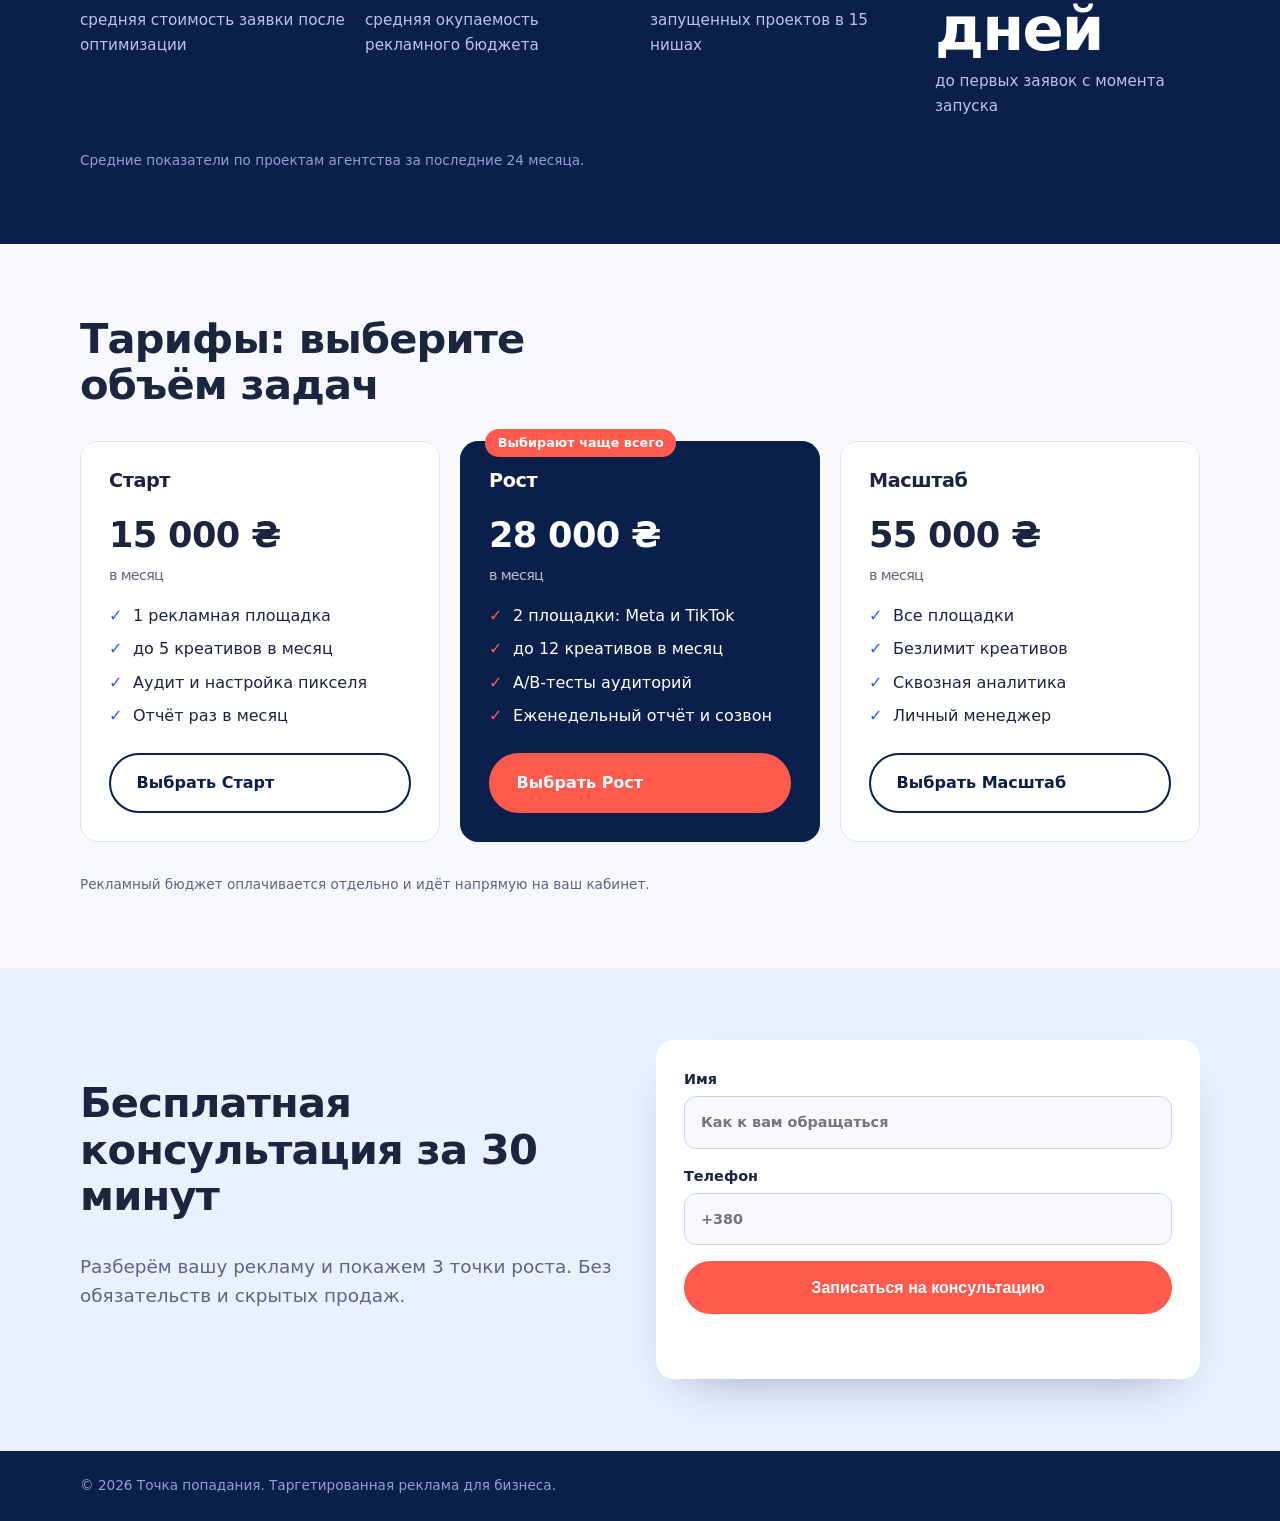
<file: PointOfImpact/index.html>
<!DOCTYPE html>
<html lang="ru">
<head>
<meta charset="UTF-8">
<meta name="viewport" content="width=device-width, initial-scale=1">
<title>Таргетированная реклама, которая приводит заявки</title>
<meta name="description" content="Настроим таргетированную рекламу в Meta и TikTok: первые заявки через 14 дней, отчёт каждую неделю.">
<link rel="stylesheet" href="style.css">
</head>
<body>

<header class="top">
  <a class="logo" href="#hero">Точка<span>.</span>попадания</a>
  <nav>
    <a href="#steps">Этапы</a>
    <a href="#results">Результаты</a>
    <a href="#pricing">Тарифы</a>
    <a class="btn btn-sm" href="#contact">Консультация</a>
  </nav>
</header>

<main>
<!-- 1. Оффер -->
<section id="hero" class="hero">
  <div class="wrap hero-grid">
    <div class="hero-text">
      <h1>Реклама, которая находит ваших клиентов, а не просто собирает клики</h1>
      <p class="lead">Настраиваем таргет в Instagram, Facebook и TikTok. Первые заявки через 14 дней, отчёт по каждой потраченной гривне каждую неделю.</p>
      <div class="cta-row">
        <a class="btn" href="#contact">Получить бесплатный разбор</a>
        <a class="link" href="#results">Смотреть результаты</a>
      </div>
      <p class="note">Не принесём заявки за 30 дней — вернём оплату за работу.</p>
    </div>

    <svg class="reticle" viewBox="0 0 400 400" role="img" aria-label="Схема: аудитория сужается до вашего покупателя">
      <g class="rings" fill="none" stroke="#2F5BFF" stroke-opacity=".5">
        <circle cx="200" cy="200" r="190"/>
        <circle cx="200" cy="200" r="140"/>
        <circle cx="200" cy="200" r="90"/>
        <circle cx="200" cy="200" r="44" stroke="#FF5A4E" stroke-opacity="1" stroke-width="2"/>
      </g>
      <g stroke="#2F5BFF" stroke-opacity=".5"><path d="M200 0v400M0 200h400"/></g>
      <g class="dots" fill="#8FA6E8">
        <circle cx="70" cy="110" r="4"/><circle cx="320" cy="90" r="4"/><circle cx="350" cy="250" r="4"/>
        <circle cx="90" cy="300" r="4"/><circle cx="260" cy="340" r="4"/><circle cx="150" cy="60" r="4"/>
        <circle cx="300" cy="170" r="4"/><circle cx="120" cy="220" r="4"/><circle cx="230" cy="130" r="4"/>
      </g>
      <circle class="pulse" cx="200" cy="200" r="10" fill="#FF5A4E"/>
      <circle class="pulse-ring" cx="200" cy="200" r="10" fill="none" stroke="#FF5A4E" stroke-width="2"/>
    </svg>
  </div>
</section>

<!-- 2. Этапы -->
<section id="steps" class="section">
  <div class="wrap">
    <h2>Как мы работаем: четыре шага до первых заявок</h2>
    <ol class="steps">
      <li><span class="n">1</span><h3>Разбор и цель</h3><p>Изучаем продукт, конкурентов и вашу воронку. Фиксируем цель: цена заявки и план по объёму.</p><em>1–2 дня</em></li>
      <li><span class="n">2</span><h3>Аудитории и креативы</h3><p>Собираем сегменты, пишем тексты, делаем 6–10 рекламных макетов для теста.</p><em>3–5 дней</em></li>
      <li><span class="n">3</span><h3>Запуск и тест</h3><p>Запускаем кампании, отключаем слабые связки за первые 72 часа и усиливаем рабочие.</p><em>до 14 дней</em></li>
      <li><span class="n">4</span><h3>Масштабирование</h3><p>Увеличиваем бюджет на связках, которые окупаются. Еженедельный отчёт и созвон.</p><em>каждую неделю</em></li>
    </ol>
  </div>
</section>

<!-- 3. Результаты -->
<section id="results" class="section dark">
  <div class="wrap">
    <h2>Результаты в цифрах</h2>
    <div class="stats">
      <div><b data-to="37" data-prefix="−" data-suffix="%">0</b><span>средняя стоимость заявки после оптимизации</span></div>
      <div><b data-to="4.2" data-suffix="x" data-dec="1">0</b><span>средняя окупаемость рекламного бюджета</span></div>
      <div><b data-to="120" data-suffix="+">0</b><span>запущенных проектов в 15 нишах</span></div>
      <div><b data-to="14" data-suffix=" дней">0</b><span>до первых заявок с момента запуска</span></div>
    </div>
    <p class="small">Средние показатели по проектам агентства за последние 24 месяца.</p>
  </div>
</section>

<!-- 4. Тарифы -->
<section id="pricing" class="section">
  <div class="wrap">
    <h2>Тарифы: выберите объём задач</h2>
    <div class="plans">
      <article class="plan">
        <h3>Старт</h3>
        <p class="price">15 000 ₴<small>в месяц</small></p>
        <ul><li>1 рекламная площадка</li><li>до 5 креативов в месяц</li><li>Аудит и настройка пикселя</li><li>Отчёт раз в месяц</li></ul>
        <a class="btn btn-ghost" href="#contact">Выбрать Старт</a>
      </article>
      <article class="plan hit">
        <span class="badge">Выбирают чаще всего</span>
        <h3>Рост</h3>
        <p class="price">28 000 ₴<small>в месяц</small></p>
        <ul><li>2 площадки: Meta и TikTok</li><li>до 12 креативов в месяц</li><li>A/B-тесты аудиторий</li><li>Еженедельный отчёт и созвон</li></ul>
        <a class="btn" href="#contact">Выбрать Рост</a>
      </article>
      <article class="plan">
        <h3>Масштаб</h3>
        <p class="price">55 000 ₴<small>в месяц</small></p>
        <ul><li>Все площадки</li><li>Безлимит креативов</li><li>Сквозная аналитика</li><li>Личный менеджер</li></ul>
        <a class="btn btn-ghost" href="#contact">Выбрать Масштаб</a>
      </article>
    </div>
    <p class="small">Рекламный бюджет оплачивается отдельно и идёт напрямую на ваш кабинет.</p>
  </div>
</section>

<!-- 5. Консультация -->
<section id="contact" class="section contact">
  <div class="wrap contact-grid">
    <div>
      <h2>Бесплатная консультация за 30 минут</h2>
      <p class="lead">Разберём вашу рекламу и покажем 3 точки роста. Без обязательств и скрытых продаж.</p>
    </div>
    <form id="lead" novalidate>
      <label>Имя<input name="name" autocomplete="name" required placeholder="Как к вам обращаться"></label>
      <label>Телефон<input name="phone" type="tel" autocomplete="tel" required placeholder="+380"></label>
      <button class="btn" type="submit">Записаться на консультацию</button>
      <p class="form-msg" role="status" aria-live="polite"></p>
    </form>
  </div>
</section>
</main>

<footer><div class="wrap">© 2026 Точка попадания. Таргетированная реклама для бизнеса.</div></footer>
<script src="script.js"></script>
</body>
</html>
</file>
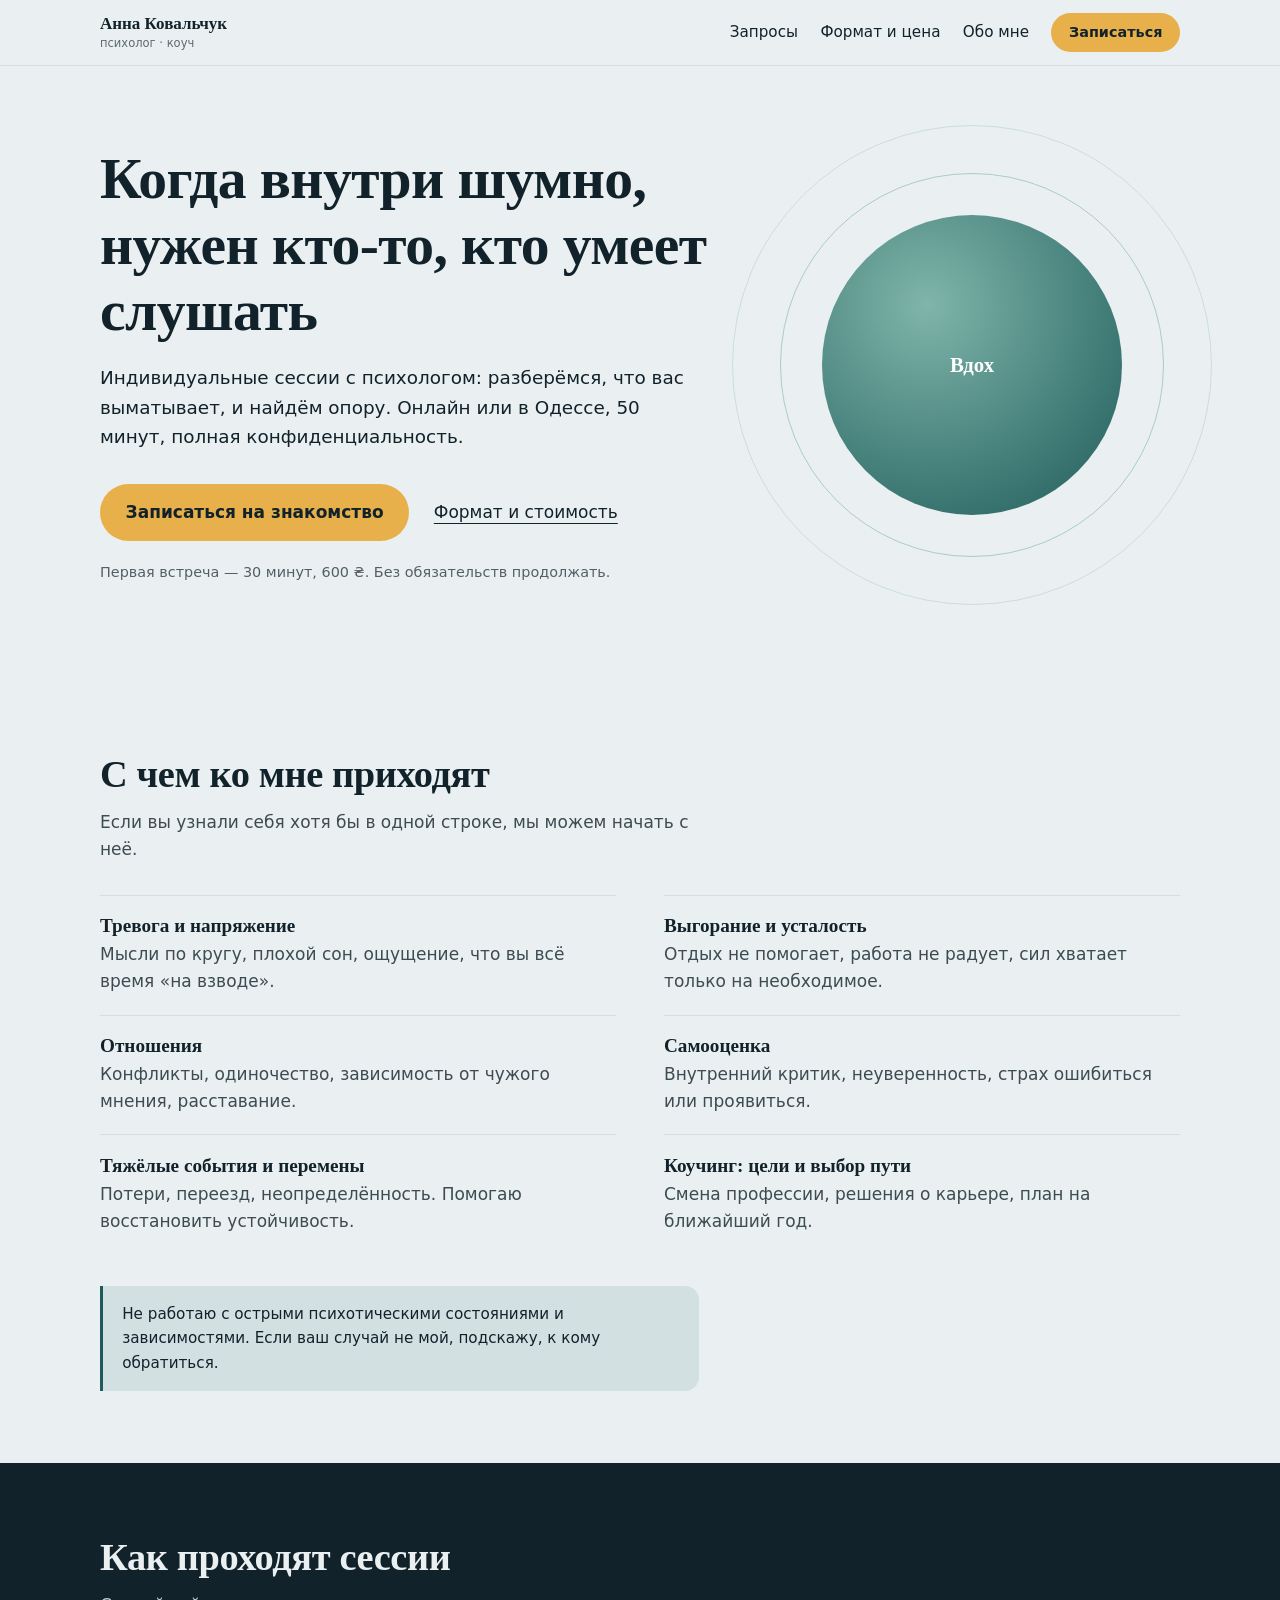
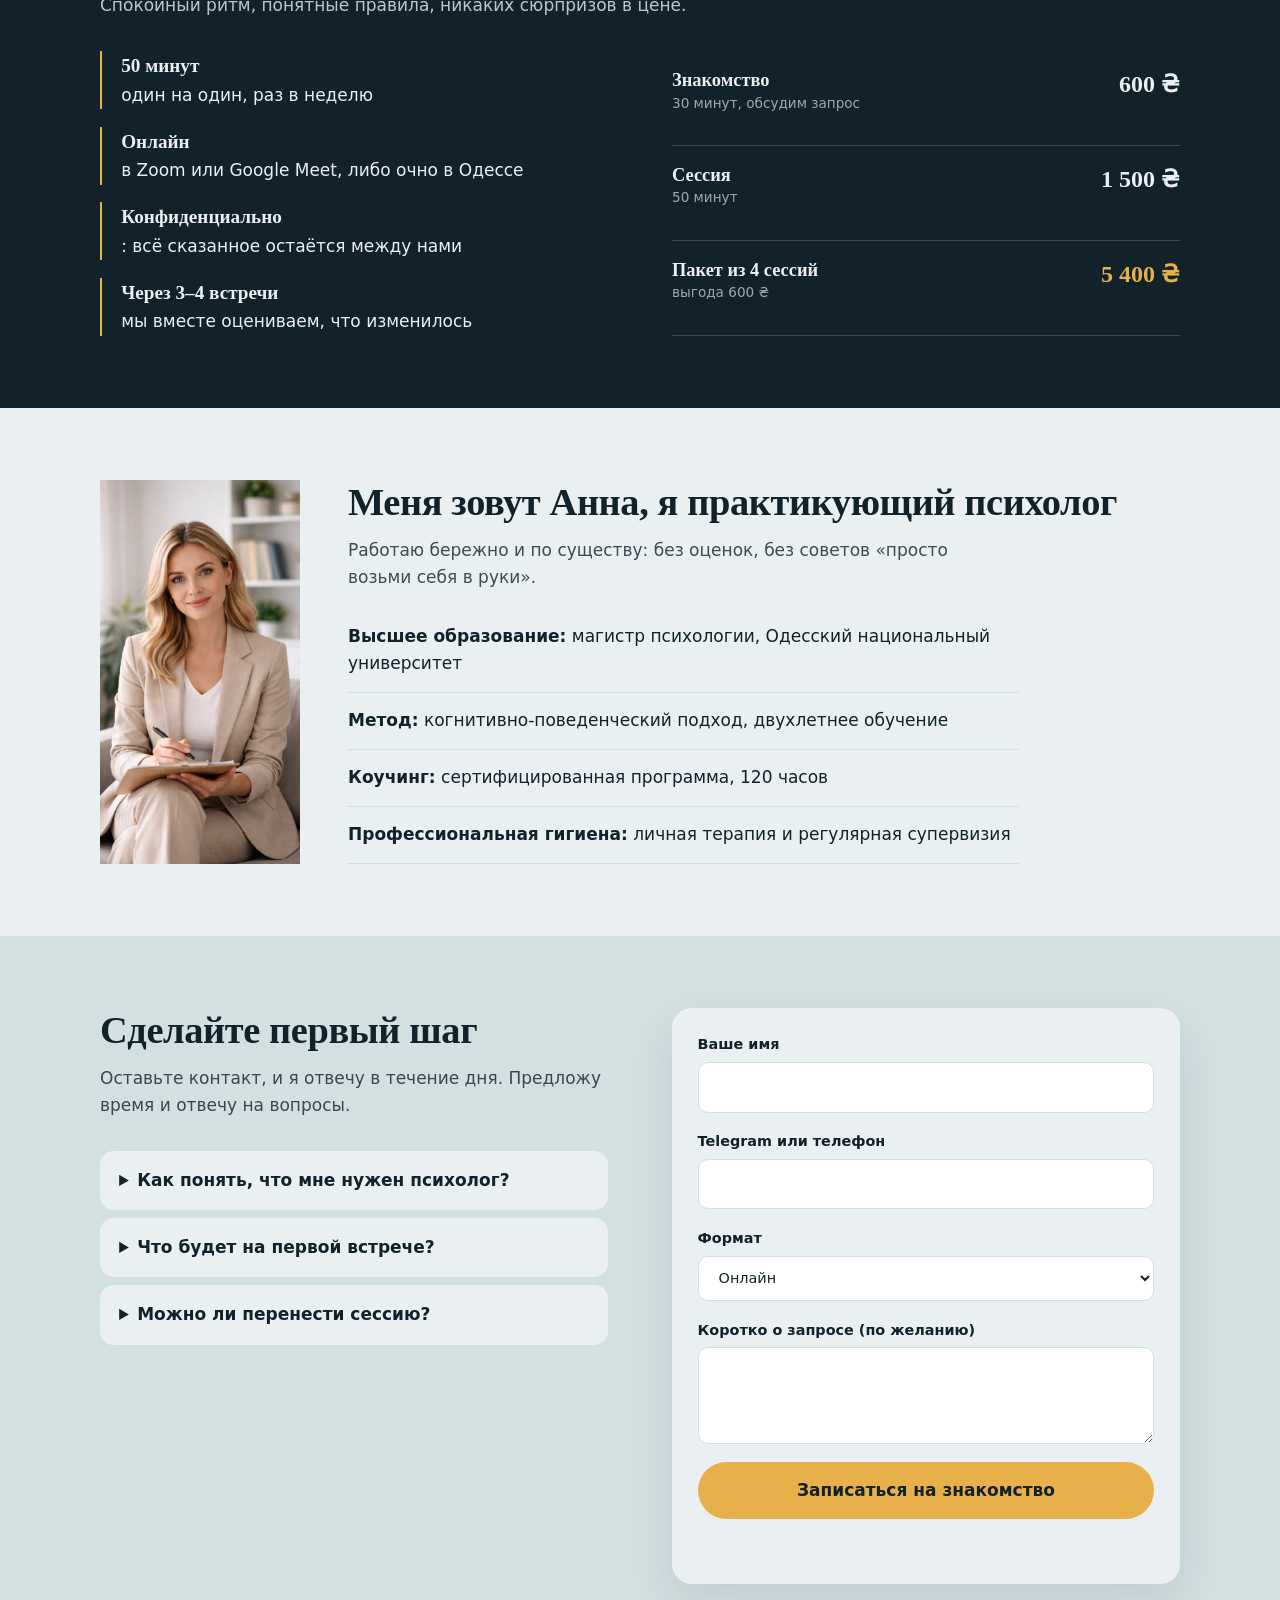
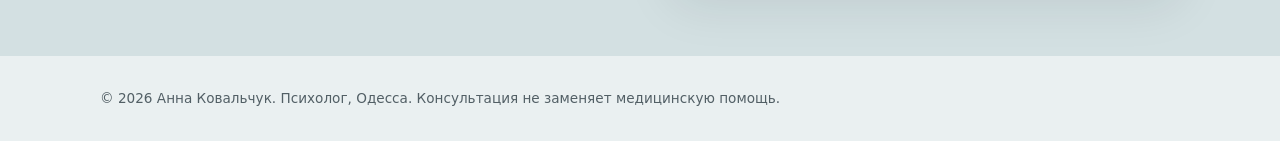
<file: Psychologist/index.html>
<!doctype html>
<html lang="ru">
    <head>
        <meta charset="UTF-8" />
        <meta name="viewport" content="width=device-width, initial-scale=1" />
        <title>Анна Ковальчук — психолог и коуч в Одессе и онлайн</title>
        <meta
            name="description"
            content="Индивидуальные сессии с психологом: тревога, выгорание, отношения, самооценка. Онлайн и в Одессе. Первая встреча — знакомство."
        />
        <link rel="stylesheet" href="style.css" />
    </head>
    <body>
        <header class="top">
            <a class="brand" href="#hero"
                >Анна Ковальчук<span>психолог · коуч</span></a
            >
            <nav aria-label="Основная навигация">
                <a href="#topics">Запросы</a>
                <a href="#format">Формат и цена</a>
                <a href="#about">Обо мне</a>
                <a class="btn btn-small" href="#book">Записаться</a>
            </nav>
        </header>

        <main>
            <!-- 1. ОФФЕР -->
            <section class="hero" id="hero">
                <div class="wrap hero-grid">
                    <div class="hero-text">
                        <h1>
                            Когда внутри шумно, нужен кто-то, кто умеет слушать
                        </h1>
                        <p class="lead">
                            Индивидуальные сессии с психологом: разберёмся, что
                            вас выматывает, и найдём опору. Онлайн или в Одессе,
                            50 минут, полная конфиденциальность.
                        </p>
                        <div class="actions">
                            <a class="btn" href="#book"
                                >Записаться на знакомство</a
                            >
                            <a class="link" href="#format"
                                >Формат и стоимость</a
                            >
                        </div>
                        <p class="note">
                            Первая встреча — 30 минут, 600 ₴. Без обязательств
                            продолжать.
                        </p>
                    </div>
                    <div class="orb-wrap" aria-hidden="true">
                        <div class="orb">
                            <i></i><i></i><i></i><b id="breath">Вдох</b>
                        </div>
                    </div>
                </div>
            </section>

            <!-- 2. ЗАПРОСЫ -->
            <section class="sec" id="topics">
                <div class="wrap">
                    <h2>С чем ко мне приходят</h2>
                    <p class="sub">
                        Если вы узнали себя хотя бы в одной строке, мы можем
                        начать с неё.
                    </p>
                    <dl class="topics">
                        <div>
                            <dt>Тревога и напряжение</dt>
                            <dd>
                                Мысли по кругу, плохой сон, ощущение, что вы всё
                                время «на взводе».
                            </dd>
                        </div>
                        <div>
                            <dt>Выгорание и усталость</dt>
                            <dd>
                                Отдых не помогает, работа не радует, сил хватает
                                только на необходимое.
                            </dd>
                        </div>
                        <div>
                            <dt>Отношения</dt>
                            <dd>
                                Конфликты, одиночество, зависимость от чужого
                                мнения, расставание.
                            </dd>
                        </div>
                        <div>
                            <dt>Самооценка</dt>
                            <dd>
                                Внутренний критик, неуверенность, страх
                                ошибиться или проявиться.
                            </dd>
                        </div>
                        <div>
                            <dt>Тяжёлые события и перемены</dt>
                            <dd>
                                Потери, переезд, неопределённость. Помогаю
                                восстановить устойчивость.
                            </dd>
                        </div>
                        <div>
                            <dt>Коучинг: цели и выбор пути</dt>
                            <dd>
                                Смена профессии, решения о карьере, план на
                                ближайший год.
                            </dd>
                        </div>
                    </dl>
                    <p class="honest">
                        Не работаю с острыми психотическими состояниями и
                        зависимостями. Если ваш случай не мой, подскажу, к кому
                        обратиться.
                    </p>
                </div>
            </section>

            <!-- 3. ФОРМАТ И СТОИМОСТЬ -->
            <section class="sec dark" id="format">
                <div class="wrap">
                    <h2>Как проходят сессии</h2>
                    <p class="sub">
                        Спокойный ритм, понятные правила, никаких сюрпризов в
                        цене.
                    </p>
                    <div class="format-grid">
                        <ul class="facts">
                            <li>
                                <strong>50 минут</strong> один на один, раз в
                                неделю
                            </li>
                            <li>
                                <strong>Онлайн</strong> в Zoom или Google Meet,
                                либо очно в Одессе
                            </li>
                            <li>
                                <strong>Конфиденциально</strong>: всё сказанное
                                остаётся между нами
                            </li>
                            <li>
                                <strong>Через 3–4 встречи</strong> мы вместе
                                оцениваем, что изменилось
                            </li>
                        </ul>
                        <table class="price">
                            <caption class="sr">
                                Стоимость
                            </caption>
                            <tbody>
                                <tr>
                                    <th scope="row">
                                        Знакомство<small
                                            >30 минут, обсудим запрос</small
                                        >
                                    </th>
                                    <td>600 ₴</td>
                                </tr>
                                <tr>
                                    <th scope="row">
                                        Сессия<small>50 минут</small>
                                    </th>
                                    <td>1 500 ₴</td>
                                </tr>
                                <tr class="best">
                                    <th scope="row">
                                        Пакет из 4 сессий<small
                                            >выгода 600 ₴</small
                                        >
                                    </th>
                                    <td>5 400 ₴</td>
                                </tr>
                            </tbody>
                        </table>
                    </div>
                </div>
            </section>

            <!-- 4. ОБО МНЕ -->
            <section class="sec" id="about">
                <div class="wrap about">
                    <img class="portrait" aria-hidden="true" src="public/afbd1a14e1dd45f6da2f257802d16217.jpg"></img>
                    <div>
                        <h2>Меня зовут Анна, я практикующий психолог</h2>
                        <p class="sub">
                            Работаю бережно и по существу: без оценок, без
                            советов «просто возьми себя в руки».
                        </p>
                        <ul class="edu">
                            <li>
                                <strong>Высшее образование:</strong> магистр
                                психологии, Одесский национальный университет
                            </li>
                            <li>
                                <strong>Метод:</strong> когнитивно-поведенческий
                                подход, двухлетнее обучение
                            </li>
                            <li>
                                <strong>Коучинг:</strong> сертифицированная
                                программа, 120 часов
                            </li>
                            <li>
                                <strong>Профессиональная гигиена:</strong>
                                личная терапия и регулярная супервизия
                            </li>
                        </ul>
                    </div>
                </div>
            </section>

            <!-- 5. ЗАПИСЬ -->
            <section class="sec book" id="book">
                <div class="wrap book-grid">
                    <div>
                        <h2>Сделайте первый шаг</h2>
                        <p class="sub">
                            Оставьте контакт, и я отвечу в течение дня. Предложу
                            время и отвечу на вопросы.
                        </p>
                        <div class="faq">
                            <details>
                                <summary>
                                    Как понять, что мне нужен психолог?
                                </summary>
                                <p>
                                    Если состояние держится больше двух недель и
                                    мешает работе, сну или отношениям, лучше не
                                    ждать.
                                </p>
                            </details>
                            <details>
                                <summary>Что будет на первой встрече?</summary>
                                <p>
                                    Расскажете о запросе, я объясню, как
                                    устроена работа. Решение о продолжении
                                    остаётся за вами.
                                </p>
                            </details>
                            <details>
                                <summary>Можно ли перенести сессию?</summary>
                                <p>
                                    Да, если предупредить за 24 часа. Перенос
                                    бесплатный.
                                </p>
                            </details>
                        </div>
                    </div>
                    <form id="form" novalidate>
                        <label
                            >Ваше имя<input
                                name="name"
                                type="text"
                                autocomplete="given-name"
                                required
                        /></label>
                        <label
                            >Telegram или телефон<input
                                name="contact"
                                type="text"
                                autocomplete="tel"
                                required
                        /></label>
                        <label
                            >Формат
                            <select name="format">
                                <option>Онлайн</option>
                                <option>Очно в Одессе</option>
                            </select>
                        </label>
                        <label
                            >Коротко о запросе (по желанию)<textarea
                                name="msg"
                                rows="3"
                            ></textarea>
                        </label>
                        <button class="btn" type="submit">
                            Записаться на знакомство
                        </button>
                        <p
                            class="status"
                            id="status"
                            role="status"
                            aria-live="polite"
                        ></p>
                    </form>
                </div>
            </section>
        </main>

        <footer>
            <div class="wrap">
                © 2026 Анна Ковальчук. Психолог, Одесса. Консультация не
                заменяет медицинскую помощь.
            </div>
        </footer>

        <script src="script.js"></script>
    </body>
</html>
</file>
<file: Lawyer/style.css>
:root{
  --ink:#241632; --ink2:#3a2650; --paper:#fbfaf7; --sage:#e4ebe1;
  --brass:#b8883a; --brass-l:#e0b872; --text:#2a2433; --muted:#6b6475;
  --r:14px; --serif:"Iowan Old Style","Palatino Linotype",Palatino,Georgia,serif;
  --sans:system-ui,-apple-system,"Segoe UI",Roboto,sans-serif;
}
*{box-sizing:border-box;margin:0}
html{scroll-behavior:smooth;scroll-padding-top:72px}
body{font:17px/1.6 var(--sans);color:var(--text);background:var(--paper)}
a{color:inherit}
:focus-visible{outline:3px solid var(--brass);outline-offset:3px}
.wrap{width:min(1120px,100% - 40px);margin-inline:auto}
h1,h2,h3{font-family:var(--serif);font-weight:600;line-height:1.15;text-wrap:balance}

/* header */
.top{position:sticky;top:0;z-index:10;display:flex;align-items:center;justify-content:space-between;gap:16px;padding:12px 20px;background:rgba(251,250,247,.92);backdrop-filter:blur(8px);border-bottom:1px solid #0001}
.logo{font:600 1.05rem var(--serif);text-decoration:none;line-height:1.1}
.logo small{display:none;font:.75rem var(--sans);color:var(--muted)}
.top nav{display:none;gap:24px}
.top nav a{text-decoration:none;color:var(--muted);transition:color .2s}
.top nav a:hover{color:var(--ink)}
.tel{font-weight:600;text-decoration:none;color:var(--ink)}

/* hero */
.hero{background:var(--ink);color:#fff;padding:48px 0 64px;position:relative;overflow:hidden}
.hero::before{content:"";position:absolute;width:620px;height:620px;right:-220px;top:-200px;border-radius:50%;border:1px solid #e0b87255;box-shadow:0 0 0 60px #e0b8720d,0 0 0 120px #e0b87208;animation:drift 18s ease-in-out infinite alternate}
@keyframes drift{to{transform:translate(-40px,40px) scale(1.06)}}
.hero-grid{position:relative;display:grid;gap:36px}
.hero h1{font-size:clamp(2rem,7vw,3.7rem)}
.hero h1 span{display:inline-block;opacity:0;transform:translateY(.5em);animation:rise .8s cubic-bezier(.2,.7,.2,1) forwards}
.hero h1 span:nth-child(2){animation-delay:.15s}.hero h1 span:nth-child(3){animation-delay:.3s}.hero h1 span:nth-child(4){animation-delay:.45s;color:var(--brass-l)}
@keyframes rise{to{opacity:1;transform:none}}
.lead{margin-top:20px;max-width:52ch;color:#e6e0ee;font-size:1.1rem}
.facts{list-style:none;padding:0;margin-top:28px;display:flex;flex-wrap:wrap;gap:12px 28px;color:#cfc6dc}
.facts b{display:block;font:600 1.5rem var(--serif);color:#fff}

/* form card */
.card{background:#fff;color:var(--text);border-radius:var(--r);padding:26px;box-shadow:0 24px 60px #12081f55}
.form h2{font-size:1.5rem;margin-bottom:6px}
.form>p{color:var(--muted);font-size:.95rem;margin-bottom:12px}
label{display:block;margin-top:14px;font-size:.88rem;font-weight:600}
input,select,textarea{display:block;width:100%;margin-top:6px;padding:13px 14px;font:inherit;color:var(--text);background:#faf9fc;border:1.5px solid #d9d3e2;border-radius:10px;transition:border-color .2s,box-shadow .2s}
input:focus,select:focus,textarea:focus{outline:0;border-color:var(--brass);box-shadow:0 0 0 4px #b8883a26}
.err{border-color:#b3261e!important}
.btn{display:block;width:100%;margin-top:18px;padding:15px 22px;border:0;border-radius:10px;background:var(--brass);color:#1d1226;font:700 1rem var(--sans);text-align:center;text-decoration:none;cursor:pointer;transition:transform .2s,background .2s,box-shadow .2s}
.btn:hover{background:var(--brass-l);transform:translateY(-2px);box-shadow:0 10px 24px #b8883a55}
.btn.ghost{background:transparent;border:1.5px solid var(--ink);color:var(--ink)}
.btn.ghost:hover{background:var(--ink);color:#fff;box-shadow:none}
.note{margin-top:12px;font-size:.82rem;color:var(--muted)}
.ok{margin-top:14px;padding:12px 14px;border-radius:10px;background:var(--sage);font-weight:600}

/* sections */
.sec{padding:64px 0}
.tint{background:var(--sage)}
.h2{font-size:clamp(1.7rem,4.5vw,2.5rem);margin-bottom:32px;max-width:20ch}
.sub{margin:-16px 0 28px;color:var(--muted)}

.cases{list-style:none;padding:0;display:grid;gap:0;border-top:1px solid #2a243322}
.cases li{padding:22px 0;border-bottom:1px solid #2a243322;transition:padding .25s,background .25s}
.cases li:hover{padding-left:14px;background:linear-gradient(90deg,#b8883a14,transparent)}
.cases h3{font-size:1.35rem;margin-bottom:4px}
.cases p{color:var(--muted);max-width:46ch}
.cases .big h3{font-size:1.8rem;color:var(--ink2)}

.steps{list-style:none;padding:0;counter-reset:s;display:grid;gap:28px}
.steps li{counter-increment:s;position:relative;padding-left:64px}
.steps li::before{content:counter(s);position:absolute;left:0;top:-4px;width:44px;height:44px;border-radius:50%;display:grid;place-items:center;background:var(--ink);color:var(--brass-l);font:600 1.2rem var(--serif)}
.steps li:not(:last-child)::after{content:"";position:absolute;left:21px;top:44px;bottom:-28px;width:2px;background:#24163233}
.steps h3{font-size:1.3rem;margin-bottom:4px}
.steps p{color:#4d4558}

.plans{display:grid;gap:18px}
.plan{padding:28px;border:1.5px solid #2a243324;border-radius:var(--r);background:#fff;transition:transform .25s,box-shadow .25s}
.plan:hover{transform:translateY(-4px);box-shadow:0 18px 40px #24163222}
.plan.pick{background:var(--ink);color:#fff;border-color:var(--ink)}
.plan.pick .btn.ghost{color:#fff;border-color:#fff}
.plan h3{font-size:1.25rem}
.cost{margin:10px 0 16px;font:600 2.1rem var(--serif);color:var(--brass)}
.plan.pick .cost{color:var(--brass-l)}
.plan ul{padding-left:18px;display:grid;gap:6px}
#price .note{margin-top:20px}

.dark{background:var(--ink);color:#fff;padding-bottom:28px}
.contact-grid{display:grid;gap:36px}
.dark .h2{max-width:18ch}
.links{margin-top:26px;display:grid;gap:6px}
.links a{font:600 1.3rem var(--serif);text-decoration:none;color:var(--brass-l)}
.links span{color:#cfc6dc;font-size:.92rem}
.foot{width:min(1120px,100% - 40px);margin:56px auto 0;padding-top:20px;border-top:1px solid #fff2;font-size:.8rem;color:#b9afc9}

/* desktop */
@media(min-width:760px){
  .logo small{display:block}
  .top nav{display:flex}
  .hero{padding:88px 0 96px}
  .hero-grid{grid-template-columns:1.15fr .85fr;align-items:center;gap:56px}
  .sec{padding:96px 0}
  .cases{grid-template-columns:1fr 1fr;column-gap:56px}
  .cases .big{grid-column:1/-1}
  .steps{grid-template-columns:repeat(4,1fr);gap:24px}
  .steps li{padding:64px 0 0}
  .steps li:not(:last-child)::after{left:56px;right:-12px;top:21px;bottom:auto;width:auto;height:2px}
  .plans{grid-template-columns:repeat(3,1fr);align-items:stretch}
  .contact-grid{grid-template-columns:1fr 1fr;gap:72px;align-items:center}
}
@media(prefers-reduced-motion:reduce){
  *,*::before{animation:none!important;transition:none!important}
  .hero h1 span{opacity:1;transform:none}
}
</file>
<file: LightColoredCeiling/style.css>
:root{
  --ink:#111633; --ink-2:#1B2150; --mist:#F4F6FB; --white:#fff;
  --glow:#FFC857; --blue:#4B63E6; --muted:#5B6180;
  --r:18px; --ease:cubic-bezier(.2,.7,.2,1);
}
*{box-sizing:border-box;margin:0}
html{scroll-behavior:smooth}
body{font-family:Onest,system-ui,sans-serif;color:var(--ink);background:var(--white);line-height:1.55;-webkit-font-smoothing:antialiased}
h1,h2,h3{font-family:Unbounded,Onest,sans-serif;font-weight:600;line-height:1.15;letter-spacing:-.01em}
.wrap{width:min(1120px,100% - 40px);margin-inline:auto}
:focus-visible{outline:3px solid var(--glow);outline-offset:3px}

/* buttons */
.btn{display:inline-block;padding:16px 26px;border-radius:999px;background:var(--glow);color:var(--ink);font-weight:600;text-decoration:none;border:0;cursor:pointer;font:inherit;font-weight:600;text-align:center;transition:transform .25s var(--ease),box-shadow .25s}
.btn:hover{transform:translateY(-2px);box-shadow:0 10px 30px rgba(255,200,87,.45)}
.btn--ghost{background:transparent;color:var(--white);box-shadow:inset 0 0 0 2px rgba(255,255,255,.35)}
.btn--ghost:hover{box-shadow:inset 0 0 0 2px var(--white)}
.btn--sm{padding:10px 18px;font-size:.9rem}
.btn--glow{width:100%;box-shadow:0 0 0 0 rgba(255,200,87,.6);animation:pulse 2.6s infinite}
@keyframes pulse{70%{box-shadow:0 0 0 16px rgba(255,200,87,0)}100%{box-shadow:0 0 0 0 rgba(255,200,87,0)}}

/* header */
.top{position:fixed;inset:0 0 auto;z-index:10;display:flex;justify-content:space-between;align-items:center;padding:12px 20px;background:rgba(17,22,51,.7);backdrop-filter:blur(12px)}
.logo{color:var(--white);text-decoration:none;font-family:Unbounded,sans-serif;font-weight:600;font-size:.95rem}

/* hero */
.hero{position:relative;min-height:100svh;display:flex;align-items:flex-end;color:var(--white);background:var(--ink);overflow:hidden;padding:120px 0 56px}
.ceiling{position:absolute;inset:0;background:
  linear-gradient(180deg,#0c1029 0%,var(--ink-2) 55%,#2a3380 100%)}
.spot{position:absolute;top:14%;left:var(--x);width:260px;height:260px;margin-left:-130px;border-radius:50%;
  background:radial-gradient(circle,rgba(255,226,160,.95) 0 6%,rgba(255,200,87,.35) 7% 30%,transparent 68%);
  opacity:0;animation:on .9s var(--ease) var(--d) forwards}
@keyframes on{from{opacity:0;transform:scale(.4)}to{opacity:1;transform:scale(1)}}
.sheen{position:absolute;inset:0;background:radial-gradient(520px circle at var(--mx,70%) var(--my,30%),rgba(255,255,255,.16),transparent 60%);transition:background .1s}
.hero__body{position:relative}
.hero h1{font-size:clamp(2rem,7vw,4.2rem);max-width:15em}
.lead{margin:20px 0 28px;font-size:clamp(1.05rem,2.4vw,1.3rem);max-width:34em;color:#DDE2FA}
.hero__cta{display:grid;gap:12px;max-width:420px}
.facts{list-style:none;padding:0;margin-top:36px;display:flex;flex-wrap:wrap;gap:12px 32px;color:#C5CBEF;font-size:.95rem}
.facts b{display:block;font-family:Unbounded,sans-serif;font-size:1.5rem;color:var(--glow)}

/* sections */
.sec{padding:72px 0}
.sec h2{font-size:clamp(1.6rem,4.5vw,2.6rem);max-width:20em}
.sub{margin-top:14px;color:var(--muted);max-width:38em}
.sec--dark{background:var(--ink);color:var(--white)}
.sec--dark .sub{color:#B9BFE6}

/* types */
.types{display:grid;gap:16px;margin-top:40px}
.type{background:var(--mist);border-radius:var(--r);padding:14px 14px 22px;transition:transform .3s var(--ease)}
.type:hover{transform:translateY(-4px)}
.type h3{font-size:1.15rem;margin:16px 8px 6px}
.type p{margin:0 8px;color:var(--muted);font-size:.95rem}
.type .price{margin-top:12px;font-weight:600;color:var(--ink);font-size:1.05rem}
.sw{height:130px;border-radius:12px}
.sw--matte{background:#E7E9F1}
.sw--satin{background:linear-gradient(120deg,#E9EBF3 0%,#fff 45%,#D9DDEB 100%)}
.sw--gloss{background:linear-gradient(135deg,#1B2150 0 45%,#4B63E6 50%,#1B2150 55%),#1B2150;background-blend-mode:screen}
.sw--fabric{background:repeating-linear-gradient(45deg,#E4E0D8 0 2px,#EFEBE3 2px 5px)}
.sw--float{background:#1B2150;box-shadow:inset 0 0 0 6px #1B2150,inset 0 0 22px 8px rgba(255,200,87,.85)}

/* calc */
.calc{display:grid;gap:32px}
.calc__form{display:grid;gap:22px;background:var(--ink-2);padding:24px;border-radius:var(--r)}
.field{display:grid;gap:10px;font-weight:500}
.field output{font-family:Unbounded,sans-serif;font-size:1.4rem;color:var(--glow)}
input[type=range]{width:100%;accent-color:var(--glow);height:28px}
input[type=number],.lead-form input{width:100%;padding:14px 16px;border-radius:12px;border:2px solid transparent;font:inherit;background:var(--white);color:var(--ink)}
input[type=number]:focus,.lead-form input:focus{border-color:var(--glow);outline:0}
.opts{border:0;padding:0;display:grid;grid-template-columns:1fr 1fr;gap:10px}
.opts legend{font-weight:500;margin-bottom:10px}
.opts input{position:absolute;opacity:0}
.opts span{display:block;padding:12px;text-align:center;border-radius:12px;box-shadow:inset 0 0 0 2px rgba(255,255,255,.2);cursor:pointer;transition:.2s}
.opts input:checked+span{background:var(--glow);color:var(--ink);box-shadow:none;font-weight:600}
.opts input:focus-visible+span{outline:3px solid var(--glow);outline-offset:2px}
.check{display:flex;gap:12px;align-items:center;cursor:pointer}
.check input{width:22px;height:22px;accent-color:var(--glow)}
.total{display:grid;gap:2px;padding:18px;border-radius:14px;background:rgba(255,255,255,.07)}
.total__old{text-decoration:line-through;color:#8B92C4}
.total__sum{font-family:Unbounded,sans-serif;font-size:clamp(2rem,8vw,2.8rem);color:var(--glow)}
.total__note{font-size:.85rem;color:#B9BFE6}

/* steps & promos */
.steps{list-style:none;padding:0;margin-top:40px;display:grid;gap:0;counter-reset:s;border-left:3px solid var(--mist)}
.steps li{position:relative;padding:0 0 32px 28px;counter-increment:s}
.steps li::before{content:counter(s);position:absolute;left:-17px;top:0;width:31px;height:31px;border-radius:50%;background:var(--glow);display:grid;place-items:center;font-weight:600;font-size:.9rem}
.steps h3{font-size:1.1rem;margin-bottom:6px}
.steps p{color:var(--muted);max-width:32em}
.h2-promo{margin-top:56px}
.promos{display:grid;gap:14px;margin-top:28px}
.promo{padding:24px;border-radius:var(--r);background:var(--ink);color:var(--white)}
.promo b{display:block;font-family:Unbounded,sans-serif;font-size:1.7rem;color:var(--glow);margin-bottom:6px}
.promo p{color:#C5CBEF}

/* contact */
.sec--glow{background:radial-gradient(700px circle at 50% 0%,rgba(255,200,87,.35),transparent 70%),var(--mist)}
.contact{max-width:560px}
.lead-form{display:grid;gap:12px;margin-top:28px}
.lead-form input{border-color:#D6DAEC}
.form-msg{min-height:1.4em;font-weight:500}
.form-msg.err{color:#C03838}.form-msg.ok{color:#1E7A46}
.fine{font-size:.8rem;color:var(--muted);margin-top:8px}
.foot{padding:28px 20px;text-align:center;background:var(--ink);color:#B9BFE6;font-size:.9rem}

/* scroll reveal: one soft entrance for the offer blocks only */
.type,.promo,.steps li{opacity:0;transform:translateY(16px);transition:opacity .6s var(--ease),transform .6s var(--ease)}
.in{opacity:1;transform:none}

/* tablet / desktop */
@media(min-width:720px){
  .hero__cta{grid-template-columns:auto auto;max-width:none;justify-content:start}
  .types{grid-template-columns:repeat(2,1fr)}
  .type--wide{grid-column:1/-1}
  .promos{grid-template-columns:repeat(3,1fr)}
  .steps{grid-template-columns:repeat(2,1fr);border:0;gap:28px}
  .steps li{padding:56px 0 0}
  .steps li::before{left:0;top:0;width:40px;height:40px;font-size:1.05rem}
  .btn--glow{width:auto}
}
@media(min-width:1000px){
  .types{grid-template-columns:repeat(4,1fr)}
  .calc{grid-template-columns:1fr 1fr;align-items:center;gap:64px}
  .calc__form{padding:36px}
  .steps{grid-template-columns:repeat(4,1fr)}
}
@media(prefers-reduced-motion:reduce){
  *{animation:none!important;transition:none!important;scroll-behavior:auto}
  .spot{opacity:1}.type,.promo,.steps li{opacity:1;transform:none}
}
</file>
<file: MathTutor/style.css>
:root{
  --paper:#F2F6FB; --grid:#D5E0EE; --ink:#14213D; --ink-soft:#4A5878;
  --marker:#FFD23F; --red:#E4392B; --white:#fff; --alt:#E6EEF8;
  --r:14px; --serif:Rockwell,"Roboto Slab","Courier New",Georgia,serif;
  --sans:system-ui,-apple-system,"Segoe UI",Roboto,Arial,sans-serif;
}
*{box-sizing:border-box;margin:0}
html{scroll-behavior:smooth;scroll-padding-top:64px}
body{font:17px/1.6 var(--sans);color:var(--ink);background:var(--paper);
  background-image:linear-gradient(var(--grid) 1px,transparent 1px),linear-gradient(90deg,var(--grid) 1px,transparent 1px);
  background-size:28px 28px}
.wrap{width:min(1080px,100% - 40px);margin-inline:auto}
a{color:inherit}
:focus-visible{outline:3px solid var(--red);outline-offset:3px}

h1,h2,h3{font-family:var(--serif);line-height:1.15;letter-spacing:-.01em}
h1{font-size:clamp(2rem,6.5vw,3.5rem)}
h2{font-size:clamp(1.6rem,4.5vw,2.4rem);margin-bottom:1.5rem;max-width:20ch}
h3{font-size:1.15rem;margin-bottom:.4rem}
.lead{font-size:1.15rem;color:var(--ink-soft);max-width:52ch;margin-top:1rem}
.sub{color:var(--ink-soft);margin:-.5rem 0 1.5rem;max-width:56ch}
.fine,.note{font-size:.85rem;color:var(--ink-soft);margin-top:1rem}

/* header */
.top{position:sticky;top:0;z-index:10;display:flex;justify-content:space-between;align-items:center;
  padding:.7rem 20px;background:rgba(242,246,251,.92);backdrop-filter:blur(8px);border-bottom:1px solid var(--grid)}
.logo{font:700 1.1rem var(--serif);text-decoration:none}
.top nav{display:flex;gap:1.1rem;align-items:center;font-size:.95rem}
.top nav a:not(.btn){text-decoration:none;display:none}

/* buttons */
.btn{display:inline-block;background:var(--ink);color:var(--white);border:0;border-radius:var(--r);
  padding:.9rem 1.5rem;font:600 1rem var(--sans);text-decoration:none;cursor:pointer;
  box-shadow:4px 4px 0 var(--marker);transition:transform .2s,box-shadow .2s}
.btn:hover{transform:translate(-2px,-2px);box-shadow:6px 6px 0 var(--marker)}
.btn:active{transform:none;box-shadow:2px 2px 0 var(--marker)}
.btn-sm{padding:.5rem 1rem;font-size:.9rem;box-shadow:3px 3px 0 var(--marker)}
.link{font-weight:600;text-underline-offset:4px}
.cta-row{display:flex;flex-wrap:wrap;gap:1.2rem 1.5rem;align-items:center;margin-top:1.8rem}

/* hero */
.hero{padding:3rem 0 4rem}
.hero-grid{display:grid;gap:2.5rem;align-items:center}
.hero h1{background:linear-gradient(transparent 62%,var(--marker) 62% 92%,transparent 92%) no-repeat;
  background-size:0 100%;animation:hl 1s .3s forwards;display:inline}
@keyframes hl{to{background-size:100% 100%}}
.paper{background:var(--white);border:2px solid var(--ink);border-radius:var(--r);padding:1.5rem;
  box-shadow:8px 8px 0 var(--ink);transform:rotate(-1.5deg)}
.paper figcaption{font-size:.9rem;color:var(--ink-soft)}
.score{display:flex;align-items:center;justify-content:center;gap:1rem;font:700 clamp(3rem,14vw,5.5rem)/1 var(--serif);margin:1rem 0 .3rem}
.was{color:var(--ink-soft);text-decoration:line-through;text-decoration-color:var(--red);text-decoration-thickness:4px}
.arrow{color:var(--red)}
.now b{display:inline-block;padding:.05em .25em;border:4px solid var(--red);border-radius:50%/60%;transform:rotate(-3deg)}
.mark{text-align:center;color:var(--red);font:italic 600 1.1rem var(--serif)}
.eq{text-align:center;margin-top:1rem;font-family:var(--serif);color:var(--ink-soft)}

/* sections */
.sec{padding:4rem 0}
.alt{background:var(--alt)}
.cols{display:grid;gap:1rem}
.cols article{background:var(--white);border:2px solid var(--ink);border-radius:var(--r);padding:1.3rem;transition:transform .2s}
.cols article:hover{transform:translateY(-3px)}
.cols p{color:var(--ink-soft)}
.stats{display:grid;grid-template-columns:1fr 1fr;gap:1rem;margin-top:2.5rem;padding:1.5rem;
  background:var(--ink);color:var(--white);border-radius:var(--r)}
.stats dt{font:700 clamp(1.5rem,6vw,2.2rem) var(--serif);color:var(--marker)}
.stats dd{font-size:.9rem;opacity:.85}

/* schedule */
.slots{display:grid;grid-template-columns:repeat(2,1fr);gap:.8rem}
.slot{background:var(--white);border:2px solid var(--ink);border-radius:var(--r);padding:1rem;
  font:1.1rem var(--sans);color:var(--ink);cursor:pointer;transition:background .2s,transform .2s}
.slot b{font-family:var(--serif);margin-right:.3rem}
.slot:hover{transform:translateY(-2px);background:var(--marker)}
.slot[aria-pressed="true"]{background:var(--ink);color:var(--white)}

/* reviews */
.reviews{display:grid;gap:1.2rem}
blockquote{background:var(--white);border-left:6px solid var(--red);border-radius:var(--r);padding:1.4rem}
blockquote p{font-size:1.05rem}
blockquote footer{margin-top:.8rem;font-size:.9rem;color:var(--ink-soft);font-weight:600}

/* CTA */
.cta{background:var(--ink);color:var(--white)}
.cta .lead{color:#C5D0E6}
.cta-grid{display:grid;gap:2rem}
form{background:var(--white);color:var(--ink);border-radius:var(--r);padding:1.5rem;display:grid;gap:1rem}
label{display:grid;gap:.3rem;font-weight:600;font-size:.9rem}
input,select{font:1rem var(--sans);padding:.8rem;border:2px solid var(--ink);border-radius:10px;background:var(--paper)}
input.err{border-color:var(--red)}
.form-msg{min-height:1.4em;font-weight:600}
.form-msg.ok{color:#14753A}
.form-msg.bad{color:var(--red)}
.foot{padding:1.5rem 0;font-size:.85rem;color:var(--ink-soft)}

/* >= tablet */
@media(min-width:700px){
  .top nav a:not(.btn){display:inline}
  .hero-grid{grid-template-columns:1.2fr 1fr}
  .cols{grid-template-columns:repeat(2,1fr)}
  .stats{grid-template-columns:repeat(4,1fr)}
  .slots{grid-template-columns:repeat(6,1fr)}
  .reviews{grid-template-columns:repeat(3,1fr)}
  .cta-grid{grid-template-columns:1fr 1fr;align-items:center}
}
@media(prefers-reduced-motion:reduce){
  *{animation:none!important;transition:none!important;scroll-behavior:auto!important}
  .hero h1{background-size:100% 100%}
}
</file>
<file: MotorLab/style.css>
/* ---------- Токены ---------- */
:root {
  --ink: #101C26;
  --steel: #1F3342;
  --paper: #F2F4F5;
  --card: #FFFFFF;
  --line: #D5DCE0;
  --text: #17222B;
  --muted: #566672;
  --signal: #FFB400;
  --signal-deep: #E39A00;
  --ok: #1F8F5F;
  --err: #C5362F;

  --f-head: "Unbounded", "Arial Black", system-ui, sans-serif;
  --f-body: "Manrope", system-ui, -apple-system, "Segoe UI", sans-serif;

  --r: 14px;
  --gap: clamp(16px, 4vw, 32px);
  --section-y: clamp(56px, 10vw, 112px);
  --ease: cubic-bezier(.2, .7, .2, 1);
}

/* ---------- База ---------- */
*, *::before, *::after { box-sizing: border-box; }
html { scroll-behavior: smooth; scroll-padding-top: 72px; }
body {
  margin: 0;
  font: 400 1rem/1.6 var(--f-body);
  color: var(--text);
  background: var(--paper);
  padding-bottom: 72px; /* место под нижнюю панель на мобильных */
}
h1, h2, h3 { font-family: var(--f-head); line-height: 1.15; margin: 0; letter-spacing: -.01em; }
h1 { font-size: clamp(1.7rem, 6.2vw, 3rem); font-weight: 800; }
h2 { font-size: clamp(1.5rem, 4.6vw, 2.4rem); font-weight: 800; }
h3 { font-size: 1.05rem; font-weight: 600; }
p { margin: 0; }
a { color: inherit; }
ul { list-style: none; margin: 0; padding: 0; }
:focus-visible { outline: 3px solid var(--signal); outline-offset: 3px; }

.wrap { width: min(1120px, 100% - 2 * var(--gap)); margin-inline: auto; }

/* ---------- Кнопки ---------- */
.btn {
  display: inline-flex; align-items: center; justify-content: center;
  min-height: 52px; padding: 0 26px;
  font: 800 1rem var(--f-body);
  color: var(--ink); background: var(--signal);
  border: 2px solid var(--signal); border-radius: 999px;
  text-decoration: none; cursor: pointer;
  transition: transform .2s var(--ease), background .2s, box-shadow .2s var(--ease);
}
.btn:hover { background: var(--signal-deep); border-color: var(--signal-deep); transform: translateY(-2px); box-shadow: 0 10px 24px -10px rgba(227,154,0,.9); }
.btn:active { transform: translateY(0); }
.btn--sm { min-height: 42px; padding: 0 18px; font-size: .9rem; }
.btn--ghost { background: transparent; border-color: var(--ink); }
.btn--ghost:hover { background: var(--ink); border-color: var(--ink); color: #fff; box-shadow: none; }
.btn--dark { background: var(--ink); border-color: var(--ink); color: #fff; }
.btn--dark:hover { background: var(--steel); border-color: var(--steel); box-shadow: 0 10px 24px -10px rgba(16,28,38,.8); }

/* ---------- Шапка ---------- */
.top {
  position: sticky; top: 0; z-index: 20;
  display: flex; align-items: center; gap: 16px;
  padding: 10px var(--gap);
  background: rgba(16,28,38,.94); backdrop-filter: blur(10px);
  color: #fff;
}
.logo { font: 800 1.05rem var(--f-head); text-decoration: none; margin-right: auto; }
.nav, .top__tel { display: none; }
.nav a, .top__tel { text-decoration: none; font-weight: 600; }
.nav a { opacity: .8; transition: opacity .2s; }
.nav a:hover { opacity: 1; }

/* ---------- 1. Hero ---------- */
.hero {
  display: grid; gap: 40px;
  padding: clamp(36px, 8vw, 88px) var(--gap) var(--section-y);
  background: var(--ink); color: #fff;
  position: relative; overflow: hidden;
}
.hero::before { /* мягкий сигнальный блик */
  content: ""; position: absolute; width: 520px; height: 520px; right: -180px; top: -140px;
  background: radial-gradient(circle, rgba(255,180,0,.22), transparent 65%);
  pointer-events: none;
}
.hero__text, .gauge, .facts { position: relative; width: min(1120px, 100%); margin-inline: auto; }
.lead { margin-top: 18px; font-size: 1.1rem; color: #C9D4DB; max-width: 52ch; }

.quick { display: grid; gap: 12px; margin-top: 28px; max-width: 460px; }
.note { margin-top: 12px; font-size: .88rem; color: #93A4AF; }

.field { display: grid; gap: 6px; font-weight: 600; font-size: .9rem; }
.field span { color: inherit; opacity: .85; }
.field input, .field select, .field textarea {
  width: 100%; min-height: 52px; padding: 12px 16px;
  font: 400 1rem var(--f-body); color: var(--text);
  background: #fff; border: 2px solid transparent; border-radius: 12px;
  transition: border-color .2s, box-shadow .2s;
}
.field textarea { resize: vertical; min-height: 96px; }
.field input:focus, .field select:focus, .field textarea:focus { outline: none; border-color: var(--signal); box-shadow: 0 0 0 4px rgba(255,180,0,.3); }
.field.is-invalid input { border-color: var(--err); }

.form__status { min-height: 1.4em; font-weight: 600; font-size: .95rem; }
.form__status.is-ok { color: var(--ok); }
.form__status.is-err { color: #FF8B84; }
.card .form__status.is-err, .section--signal .form__status.is-err { color: var(--err); }

/* Датчик (визуальный «вау») */
.gauge { margin: 0 auto; width: min(340px, 82vw); text-align: center; }
.gauge svg { width: 100%; height: auto; display: block; }
.gauge__ticks { fill: none; stroke: #3B5164; stroke-width: 10; stroke-dasharray: 2 11.1; }
.gauge__track { fill: none; stroke: #22384A; stroke-width: 14; stroke-linecap: round; }
.gauge__fill  { fill: none; stroke: var(--signal); stroke-width: 14; stroke-linecap: round;
  stroke-dasharray: 613; stroke-dashoffset: 204; animation: fill 2.2s var(--ease) both; }
.gauge__needle { transform-origin: 160px 160px; transform: rotate(45deg); animation: sweep 2.2s var(--ease) both; }
.gauge__needle path { fill: #fff; }
.gauge__hub { fill: var(--signal); stroke: var(--ink); stroke-width: 4; }
.gauge figcaption { position: absolute; inset: auto 0 18%; display: grid; line-height: 1; }
.gauge figcaption strong { font: 800 3.6rem var(--f-head); }
.gauge figcaption span { margin-top: 6px; font-size: .85rem; color: #93A4AF; }
@keyframes fill  { from { stroke-dashoffset: 613; } to { stroke-dashoffset: 204; } }
@keyframes sweep { 0% { transform: rotate(-135deg); } 70% { transform: rotate(58deg); } 100% { transform: rotate(45deg); } }

.facts { display: grid; gap: 14px; }
.facts li { padding-left: 16px; border-left: 3px solid var(--signal); color: #C9D4DB; }
.facts b { display: block; color: #fff; font-family: var(--f-head); font-size: 1.15rem; }

/* ---------- Секции ---------- */
.section { padding: var(--section-y) 0; }
.section__lead { margin-top: 12px; max-width: 60ch; color: var(--muted); }
.section--dark { background: var(--steel); color: #fff; }
.section--signal { background: var(--signal); }

/* ---------- 2. Прайс ---------- */
.tabs { display: flex; gap: 8px; margin: 28px 0 16px; overflow-x: auto; padding-bottom: 6px; scrollbar-width: thin; }
.tab {
  flex: none; min-height: 44px; padding: 0 20px;
  font: 700 .95rem var(--f-body); color: var(--text);
  background: transparent; border: 2px solid var(--line); border-radius: 999px; cursor: pointer;
  transition: background .2s, border-color .2s, color .2s;
}
.tab:hover { border-color: var(--ink); }
.tab[aria-selected="true"] { background: var(--ink); border-color: var(--ink); color: #fff; }

.price { background: var(--card); border-radius: var(--r); border: 1px solid var(--line); overflow: hidden; }
.price li {
  display: grid; grid-template-columns: 1fr auto; gap: 4px 16px; align-items: center;
  padding: 16px 18px; border-top: 1px solid var(--line);
  animation: row .35s var(--ease) both;
}
.price li:first-child { border-top: 0; }
.price__name { font-weight: 700; }
.price__time { grid-column: 1; font-size: .88rem; color: var(--muted); }
.price__cost { grid-column: 2; grid-row: 1; font: 800 1.05rem var(--f-head); white-space: nowrap; }
.price__pick {
  grid-column: 2; grid-row: 2; justify-self: end;
  font: 700 .85rem var(--f-body); color: var(--ink); background: none; border: 0; padding: 4px 0;
  text-decoration: underline; text-underline-offset: 4px; text-decoration-color: var(--signal); text-decoration-thickness: 3px; cursor: pointer;
}
.price__pick:hover { text-decoration-color: var(--ink); }
@keyframes row { from { opacity: 0; transform: translateY(6px); } to { opacity: 1; transform: none; } }

/* ---------- 3. Гарантии ---------- */
.guarantee { display: grid; gap: 40px; }
.guarantee__num { display: block; font: 800 clamp(6rem, 28vw, 11rem)/.9 var(--f-head); color: var(--signal); }
.guarantee__unit { display: block; margin-top: 10px; font: 600 1.3rem/1.25 var(--f-head); }
.guarantee__big p { margin-top: 16px; color: #C9D4DB; max-width: 36ch; }
.guarantee__list { display: grid; gap: 14px; }
.guarantee__list li { padding: 20px; border-radius: var(--r); background: rgba(255,255,255,.06); border: 1px solid rgba(255,255,255,.1); transition: border-color .25s, background .25s; }
.guarantee__list li:hover { border-color: var(--signal); background: rgba(255,255,255,.09); }
.guarantee__list p { margin-top: 6px; color: #C9D4DB; font-size: .96rem; }

/* ---------- 4. Акции ---------- */
.promos { display: grid; gap: 16px; margin-top: 32px; }
.promo {
  position: relative; display: grid; align-content: start; gap: 12px; padding: 24px;
  background: var(--card); border: 1px solid var(--line); border-radius: var(--r);
  transition: transform .25s var(--ease), box-shadow .25s var(--ease);
}
.promo:hover { transform: translateY(-4px); box-shadow: 0 18px 36px -22px rgba(16,28,38,.5); }
.promo p { color: var(--muted); }
.promo .btn { justify-self: start; margin-top: 8px; }
.promo__price, .promo__price b { font: 800 1.9rem var(--f-head); color: var(--ink); }
.promo__price s { font: 600 1rem var(--f-body); color: var(--muted); margin-right: 6px; }
.promo--main { background: var(--ink); border-color: var(--ink); }
.promo--main h3, .promo--main .promo__price, .promo--main .promo__price b { color: #fff; }
.promo--main p { color: #C9D4DB; }
.promo--main .promo__price s { color: #93A4AF; }
.promo__tag { position: absolute; top: 18px; right: 18px; padding: 4px 12px; font: 800 .8rem var(--f-body); color: var(--ink); background: var(--signal); border-radius: 999px; }
#countdown { font-variant-numeric: tabular-nums; color: var(--text); }

/* ---------- 5. Запись ---------- */
.booking { display: grid; gap: 32px; }
.booking__text p { margin-top: 14px; max-width: 46ch; }
.contacts { display: grid; gap: 8px; margin-top: 24px; }
.contacts b { display: inline-block; min-width: 76px; }
.card { display: grid; gap: 14px; padding: clamp(20px, 4vw, 32px); background: var(--card); border-radius: 20px; box-shadow: 0 30px 60px -36px rgba(16,28,38,.7); }
.card .field input, .card .field select, .card .field textarea { background: var(--paper); border-color: var(--line); }
.card .field.is-invalid input { border-color: var(--err); }

.foot { padding: 28px 0; background: var(--ink); color: #93A4AF; font-size: .9rem; }
.foot__in { display: flex; justify-content: space-between; gap: 16px; flex-wrap: wrap; }

/* Нижняя панель (мобильные) */
.dock { position: fixed; inset: auto 0 0; z-index: 30; display: grid; grid-template-columns: 1fr 1.4fr; gap: 10px; padding: 10px var(--gap); background: rgba(242,244,245,.96); backdrop-filter: blur(8px); border-top: 1px solid var(--line); }
.dock .btn { min-height: 48px; padding: 0 12px; }

/* ---------- Планшет и выше ---------- */
@media (min-width: 720px) {
  .promos { grid-template-columns: 1.2fr 1fr 1fr; }
  .guarantee__list { grid-template-columns: 1fr 1fr; }
  .facts { grid-template-columns: repeat(3, 1fr); }
  .price li { grid-template-columns: 1fr 140px 130px auto; }
  .price__time, .price__cost, .price__pick { grid-column: auto; grid-row: auto; }
  .price__cost { text-align: right; }
}
@media (min-width: 960px) {
  body { padding-bottom: 0; }
  .dock { display: none; }
  .nav { display: flex; gap: 28px; }
  .top__tel { display: block; }
  .hero { grid-template-columns: 1.15fr .85fr; align-items: center; column-gap: 64px; }
  .hero__text, .facts { width: auto; margin: 0; }
  .hero { padding-inline: max(var(--gap), calc((100vw - 1120px) / 2)); }
  .facts { grid-column: 1 / -1; }
  .gauge { width: 100%; max-width: 380px; margin: 0 auto; }
  .guarantee { grid-template-columns: .9fr 1.1fr; align-items: center; gap: 72px; }
  .booking { grid-template-columns: 1fr 1fr; align-items: center; gap: 64px; }
  .card { grid-template-columns: 1fr 1fr; }
  .field--wide, .card .btn, .card .form__status { grid-column: 1 / -1; }
}

/* ---------- Уважение к настройкам движения ---------- */
@media (prefers-reduced-motion: reduce) {
  html { scroll-behavior: auto; }
  *, *::before, *::after { animation: none !important; transition: none !important; }
}
</file>
<file: PointOfImpact/style.css>
:root{
  --ink:#0B1F4B; --ink-2:#13296A; --cobalt:#2F5BFF; --signal:#FF5A4E;
  --ice:#EAF0FF; --paper:#F7F9FE; --text:#1B2540; --muted:#5B6685;
  --r:18px; --ease:cubic-bezier(.2,.7,.2,1);
}
*,*::before,*::after{box-sizing:border-box}
html{scroll-behavior:smooth;scroll-padding-top:72px}
body{margin:0;font:400 1rem/1.6 "Segoe UI",system-ui,-apple-system,Roboto,sans-serif;color:var(--text);background:var(--paper)}
h1,h2,h3{line-height:1.12;letter-spacing:-.02em;margin:0}
h1{font-size:clamp(2.1rem,7vw,3.8rem);font-weight:800}
h2{font-size:clamp(1.7rem,4.5vw,2.6rem);font-weight:800;margin-bottom:2rem;max-width:20ch}
h3{font-size:1.2rem}
p{margin:0}
a{color:inherit}
:focus-visible{outline:3px solid var(--signal);outline-offset:3px}
.wrap{width:min(1120px,100% - 2.5rem);margin-inline:auto}
.section{padding:4.5rem 0}

/* Кнопки */
.btn{display:inline-block;padding:.95rem 1.6rem;border-radius:999px;background:var(--signal);color:#fff;font-weight:700;text-decoration:none;border:2px solid var(--signal);cursor:pointer;font-size:1rem;transition:transform .25s var(--ease),box-shadow .25s var(--ease),background .25s}
.btn:hover{transform:translateY(-2px);box-shadow:0 10px 24px -8px rgba(255,90,78,.7)}
.btn-ghost{background:transparent;color:var(--ink);border-color:var(--ink)}
.btn-ghost:hover{background:var(--ink);color:#fff;box-shadow:none}
.btn-sm{padding:.5rem 1.1rem;font-size:.9rem}
.link{font-weight:600;text-decoration:underline;text-underline-offset:5px;text-decoration-color:var(--cobalt)}

/* Шапка */
.top{position:fixed;inset:0 0 auto;z-index:10;display:flex;justify-content:space-between;align-items:center;padding:.8rem 1.25rem;background:rgba(11,31,75,.88);backdrop-filter:blur(10px);color:#fff}
.logo{font-weight:800;text-decoration:none}.logo span{color:var(--signal)}
.top nav{display:flex;gap:1.2rem;align-items:center}
.top nav a:not(.btn){display:none;text-decoration:none;opacity:.85;transition:opacity .2s}
.top nav a:not(.btn):hover{opacity:1}

/* Hero */
.hero{background:radial-gradient(circle at 80% 30%,var(--ink-2),var(--ink) 60%);color:#fff;padding:7rem 0 4rem;overflow:hidden}
.hero-grid{display:grid;gap:2.5rem;align-items:center}
.lead{font-size:1.15rem;color:#C9D4F5;margin:1.25rem 0 1.75rem;max-width:46ch}
.contact .lead{color:var(--muted)}
.cta-row{display:flex;flex-wrap:wrap;gap:1.25rem;align-items:center}
.note{margin-top:1.5rem;font-size:.9rem;color:#9FB0E6}
.reticle{width:min(100%,420px);margin-inline:auto;display:block}
.rings circle{transform-origin:200px 200px;animation:ring 1.2s var(--ease) both}
.rings circle:nth-child(2){animation-delay:.15s}.rings circle:nth-child(3){animation-delay:.3s}.rings circle:nth-child(4){animation-delay:.45s}
.dots circle{animation:fly 1.6s var(--ease) .6s both}
.pulse-ring{transform-origin:200px 200px;animation:pulse 2s ease-out 1.6s infinite}
@keyframes ring{from{transform:scale(.2);opacity:0}}
@keyframes fly{from{transform:translate(0,0);opacity:.2}to{opacity:1}}
@keyframes pulse{to{transform:scale(3.4);opacity:0}}

/* Этапы */
.steps{list-style:none;margin:0;padding:0;display:grid;gap:1rem;counter-reset:s}
.steps li{position:relative;background:#fff;border:1px solid #DCE4F7;border-radius:var(--r);padding:1.5rem 1.5rem 1.5rem 4.5rem;transition:border-color .25s,transform .25s var(--ease)}
.steps li:hover{border-color:var(--cobalt);transform:translateY(-3px)}
.n{position:absolute;left:1.25rem;top:1.4rem;width:2.2rem;height:2.2rem;border-radius:50%;background:var(--ink);color:#fff;display:grid;place-items:center;font-weight:700}
.steps p{margin:.5rem 0 .75rem;color:var(--muted)}
.steps em{font-style:normal;font-weight:600;color:var(--cobalt)}

/* Результаты */
.dark{background:var(--ink);color:#fff}
.stats{display:grid;grid-template-columns:1fr 1fr;gap:2rem 1.25rem}
.stats b{display:block;font-size:clamp(2.2rem,8vw,3.8rem);font-weight:800;color:#fff;letter-spacing:-.03em;line-height:1}
.stats span{display:block;margin-top:.6rem;color:#B6C4F0;font-size:.95rem}
.stats div{border-top:3px solid var(--signal);padding-top:1rem}
.small{margin-top:2rem;font-size:.85rem;color:var(--muted)}
.dark .small{color:#8FA0D6}

/* Тарифы */
.plans{display:grid;gap:1.25rem}
.plan{position:relative;display:flex;flex-direction:column;gap:1rem;background:#fff;border:1px solid #DCE4F7;border-radius:var(--r);padding:1.75rem;transition:transform .25s var(--ease),box-shadow .25s var(--ease)}
.plan:hover{transform:translateY(-4px);box-shadow:0 18px 40px -20px rgba(11,31,75,.35)}
.plan.hit{background:var(--ink);color:#fff;border-color:var(--ink)}
.plan.hit li::before{color:var(--signal)}
.badge{position:absolute;top:-.8rem;left:1.5rem;background:var(--signal);color:#fff;font-size:.8rem;font-weight:700;padding:.25rem .8rem;border-radius:999px}
.price{font-size:2.2rem;font-weight:800;letter-spacing:-.02em}
.price small{display:block;font-size:.9rem;font-weight:400;opacity:.7}
.plan ul{list-style:none;margin:0 0 .5rem;padding:0;display:grid;gap:.5rem;flex:1}
.plan li{padding-left:1.5rem;position:relative}
.plan li::before{content:"✓";position:absolute;left:0;color:var(--cobalt);font-weight:700}

/* Контакт */
.contact{background:var(--ice)}
.contact-grid{display:grid;gap:2rem;align-items:center}
form{background:#fff;padding:1.75rem;border-radius:var(--r);display:grid;gap:1rem;box-shadow:0 20px 50px -30px rgba(11,31,75,.5)}
label{display:grid;gap:.35rem;font-weight:600;font-size:.9rem}
input{font:inherit;padding:.85rem 1rem;border:1.5px solid #C9D4F0;border-radius:12px;background:var(--paper);transition:border-color .2s,box-shadow .2s}
input:focus{outline:none;border-color:var(--cobalt);box-shadow:0 0 0 4px rgba(47,91,255,.15)}
input.err{border-color:var(--signal)}
.form-msg{min-height:1.4em;font-size:.95rem;font-weight:600;color:var(--cobalt)}
footer{background:var(--ink);color:#8FA0D6;padding:1.5rem 0;font-size:.85rem}

/* Планшет и десктоп */
@media(min-width:760px){
  .top nav a:not(.btn){display:inline}
  .hero-grid{grid-template-columns:1.2fr 1fr}
  .steps{grid-template-columns:repeat(2,1fr)}
  .stats{grid-template-columns:repeat(4,1fr)}
  .plans{grid-template-columns:repeat(3,1fr);align-items:stretch}
  .contact-grid{grid-template-columns:1fr 1fr}
}
@media(min-width:1080px){.steps{grid-template-columns:repeat(4,1fr)}.steps li{padding:4.5rem 1.4rem 1.5rem}.n{left:1.4rem}}
@media(prefers-reduced-motion:reduce){*,*::before,*::after{animation:none!important;transition:none!important;scroll-behavior:auto}}
</file>
<file: Psychologist/style.css>
:root {
    --ink: #12222b;
    --teal: #1e5b5a;
    --sage: #7fb5aa;
    --mist: #eaf0f1;
    --fog: #d3e0e2;
    --amber: #e8b04a;
    --serif: "Iowan Old Style", "Palatino Linotype", Palatino, Georgia, serif;
    --sans: system-ui, -apple-system, "Segoe UI", Roboto, sans-serif;
    --r: 14px;
}
* {
    box-sizing: border-box;
    margin: 0;
}
html {
    scroll-behavior: smooth;
    scroll-padding-top: 72px;
}
body {
    font: 17px/1.6 var(--sans);
    color: var(--ink);
    background: var(--mist);
    -webkit-font-smoothing: antialiased;
}
a {
    color: inherit;
}
:focus-visible {
    outline: 3px solid var(--amber);
    outline-offset: 3px;
    border-radius: 4px;
}
.wrap {
    width: min(1080px, 100% - 40px);
    margin-inline: auto;
}
.sr {
    position: absolute;
    left: -9999px;
}

h1,
h2 {
    font-family: var(--serif);
    font-weight: 600;
    line-height: 1.15;
    letter-spacing: -0.01em;
}
h1 {
    font-size: clamp(2rem, 7.5vw, 3.6rem);
}
h2 {
    font-size: clamp(1.6rem, 5vw, 2.4rem);
}
.sub {
    margin: 0.8rem 0 2rem;
    max-width: 56ch;
    opacity: 0.8;
}

/* Кнопки */
.btn {
    display: inline-block;
    padding: 0.95rem 1.6rem;
    background: var(--amber);
    color: var(--ink);
    font-weight: 600;
    text-decoration: none;
    border: 0;
    border-radius: 99px;
    cursor: pointer;
    font: inherit;
    font-weight: 600;
    transition:
        transform 0.2s,
        box-shadow 0.2s;
}
.btn:hover {
    transform: translateY(-2px);
    box-shadow: 0 8px 22px rgba(232, 176, 74, 0.45);
}
.btn-small {
    padding: 0.5rem 1.1rem;
    font-size: 0.9rem;
}
.link {
    margin-left: 1.2rem;
    text-underline-offset: 5px;
    text-decoration-thickness: 1px;
}

/* Шапка */
.top {
    position: sticky;
    top: 0;
    z-index: 10;
    display: flex;
    justify-content: space-between;
    align-items: center;
    padding: 0.8rem 20px;
    background: rgba(234, 240, 241, 0.88);
    backdrop-filter: blur(10px);
    border-bottom: 1px solid var(--fog);
}
.brand {
    text-decoration: none;
    font-family: var(--serif);
    font-weight: 600;
    line-height: 1.1;
}
.brand span {
    display: block;
    font: 0.72rem var(--sans);
    opacity: 0.65;
    margin-top: 2px;
}
.top nav {
    display: flex;
    gap: 1.4rem;
    align-items: center;
}
.top nav a:not(.btn) {
    display: none;
    text-decoration: none;
    font-size: 0.95rem;
}
.top nav a:not(.btn):hover {
    text-decoration: underline;
    text-underline-offset: 5px;
}

/* 1. Hero */
.hero {
    padding: 3rem 0 4rem;
    overflow: hidden;
}
.hero-grid {
    display: grid;
    gap: 2.5rem;
    align-items: center;
}
.lead {
    margin: 1.2rem 0 2rem;
    font-size: 1.15rem;
    max-width: 50ch;
}
.note {
    margin-top: 1.2rem;
    font-size: 0.9rem;
    opacity: 0.7;
}
.hero-text > * {
    animation: rise 0.9s cubic-bezier(0.2, 0.7, 0.2, 1) both;
}
.hero-text > :nth-child(2) {
    animation-delay: 0.12s;
}
.hero-text > :nth-child(3) {
    animation-delay: 0.24s;
}
.hero-text > :nth-child(4) {
    animation-delay: 0.36s;
}
@keyframes rise {
    from {
        opacity: 0;
        transform: translateY(22px);
    }
}

.orb-wrap {
    display: grid;
    place-items: center;
    min-height: 300px;
}
.orb {
    position: relative;
    width: min(70vw, 300px);
    aspect-ratio: 1;
    display: grid;
    place-items: center;
    animation: breathe 10s ease-in-out infinite;
}
.orb i {
    position: absolute;
    inset: 0;
    border-radius: 50%;
}
.orb i:nth-child(1) {
    background: radial-gradient(circle at 35% 30%, var(--sage), var(--teal));
}
.orb i:nth-child(2) {
    inset: -14%;
    border: 1px solid var(--sage);
    opacity: 0.6;
}
.orb i:nth-child(3) {
    inset: -30%;
    border: 1px solid var(--sage);
    opacity: 0.3;
}
.orb b {
    position: relative;
    color: #fff;
    font: 600 1.3rem var(--serif);
    transition: opacity 0.5s;
}
@keyframes breathe {
    0%,
    100% {
        transform: scale(0.78);
    }
    40% {
        transform: scale(1.05);
    }
}

/* Общие секции */
.sec {
    padding: 4.5rem 0;
}
.topics {
    display: grid;
    gap: 0;
}
.topics div {
    padding: 1.2rem 0;
    border-top: 1px solid var(--fog);
}
.topics dt {
    font: 600 1.2rem var(--serif);
    margin-bottom: 0.25rem;
}
.topics dd {
    opacity: 0.8;
    max-width: 52ch;
}
.honest {
    margin-top: 2rem;
    padding: 1rem 1.2rem;
    border-left: 3px solid var(--teal);
    background: var(--fog);
    border-radius: 0 var(--r) var(--r) 0;
    max-width: 62ch;
    font-size: 0.95rem;
}

/* 3. Формат */
.dark {
    background: var(--ink);
    color: var(--mist);
}
.format-grid {
    display: grid;
    gap: 2.5rem;
}
.facts {
    list-style: none;
    padding: 0;
    display: grid;
    gap: 1.1rem;
}
.facts li {
    padding-left: 1.2rem;
    border-left: 2px solid var(--amber);
}
.facts strong {
    display: block;
    font-family: var(--serif);
    font-size: 1.2rem;
}
.price {
    width: 100%;
    border-collapse: collapse;
}
.price th,
.price td {
    padding: 1.2rem 0;
    border-bottom: 1px solid rgba(234, 240, 241, 0.2);
    text-align: left;
    vertical-align: top;
}
.price th {
    font: 600 1.15rem var(--serif);
}
.price small {
    display: block;
    font: 0.85rem var(--sans);
    opacity: 0.65;
    margin-top: 0.2rem;
}
.price td {
    text-align: right;
    font: 600 1.5rem var(--serif);
    white-space: nowrap;
    padding-left: 1rem;
}
.price .best td {
    color: var(--amber);
}

/* 4. Обо мне */
.about {
    display: grid;
    gap: 2rem;
    align-items: start;
}
.portrait {
    width: 100%;
    height: 100%;
    object-fit: cover;
    object-position: center;
    display: block;
}
.edu {
    list-style: none;
    padding: 0;
    display: grid;
    gap: 0.9rem;
    max-width: 62ch;
}
.edu li {
    padding-bottom: 0.9rem;
    border-bottom: 1px solid var(--fog);
}

/* 5. Запись */
.book {
    background: var(--fog);
}
.book-grid {
    display: grid;
    gap: 2.5rem;
}
.faq {
    display: grid;
    gap: 0.5rem;
}
details {
    background: var(--mist);
    border-radius: var(--r);
    padding: 1rem 1.2rem;
}
summary {
    cursor: pointer;
    font-weight: 600;
}
details p {
    margin-top: 0.6rem;
    opacity: 0.85;
    font-size: 0.95rem;
}
form {
    display: grid;
    gap: 1.1rem;
    padding: 1.6rem;
    background: var(--mist);
    border-radius: 20px;
    box-shadow: 0 20px 50px rgba(18, 34, 43, 0.1);
}
label {
    display: grid;
    gap: 0.35rem;
    font-size: 0.9rem;
    font-weight: 600;
}
input,
select,
textarea {
    font: inherit;
    font-weight: 400;
    padding: 0.8rem 1rem;
    border: 1.5px solid var(--fog);
    border-radius: 10px;
    background: #fff;
    color: var(--ink);
    transition: border-color 0.2s;
}
input:focus,
select:focus,
textarea:focus {
    outline: none;
    border-color: var(--teal);
    box-shadow: 0 0 0 3px rgba(30, 91, 90, 0.2);
}
input.err {
    border-color: #b3392f;
}
.status {
    min-height: 1.4em;
    font-size: 0.95rem;
    color: var(--teal);
    font-weight: 600;
}
.status.bad {
    color: #b3392f;
}

footer {
    padding: 2rem 0;
    font-size: 0.85rem;
    opacity: 0.7;
}

/* Планшет и десктоп */
@media (min-width: 760px) {
    .top {
        padding-inline: max(20px, calc((100% - 1080px) / 2));
    }
    .top nav a:not(.btn) {
        display: inline;
    }
    .hero {
        padding: 5rem 0 6rem;
    }
    .hero-grid {
        grid-template-columns: 1.2fr 0.8fr;
    }
    .topics {
        grid-template-columns: 1fr 1fr;
        column-gap: 3rem;
    }
    .format-grid {
        grid-template-columns: 1fr 1fr;
        gap: 4rem;
    }
    .about {
        grid-template-columns: 200px 1fr;
        gap: 3rem;
    }
    .portrait {
        width: 200px;
        font-size: 3.5rem;
    }
    .book-grid {
        grid-template-columns: 1fr 1fr;
        gap: 4rem;
        align-items: start;
    }
}

@media (prefers-reduced-motion: reduce) {
    * {
        animation: none !important;
        transition: none !important;
        scroll-behavior: auto !important;
    }
}
</file>
